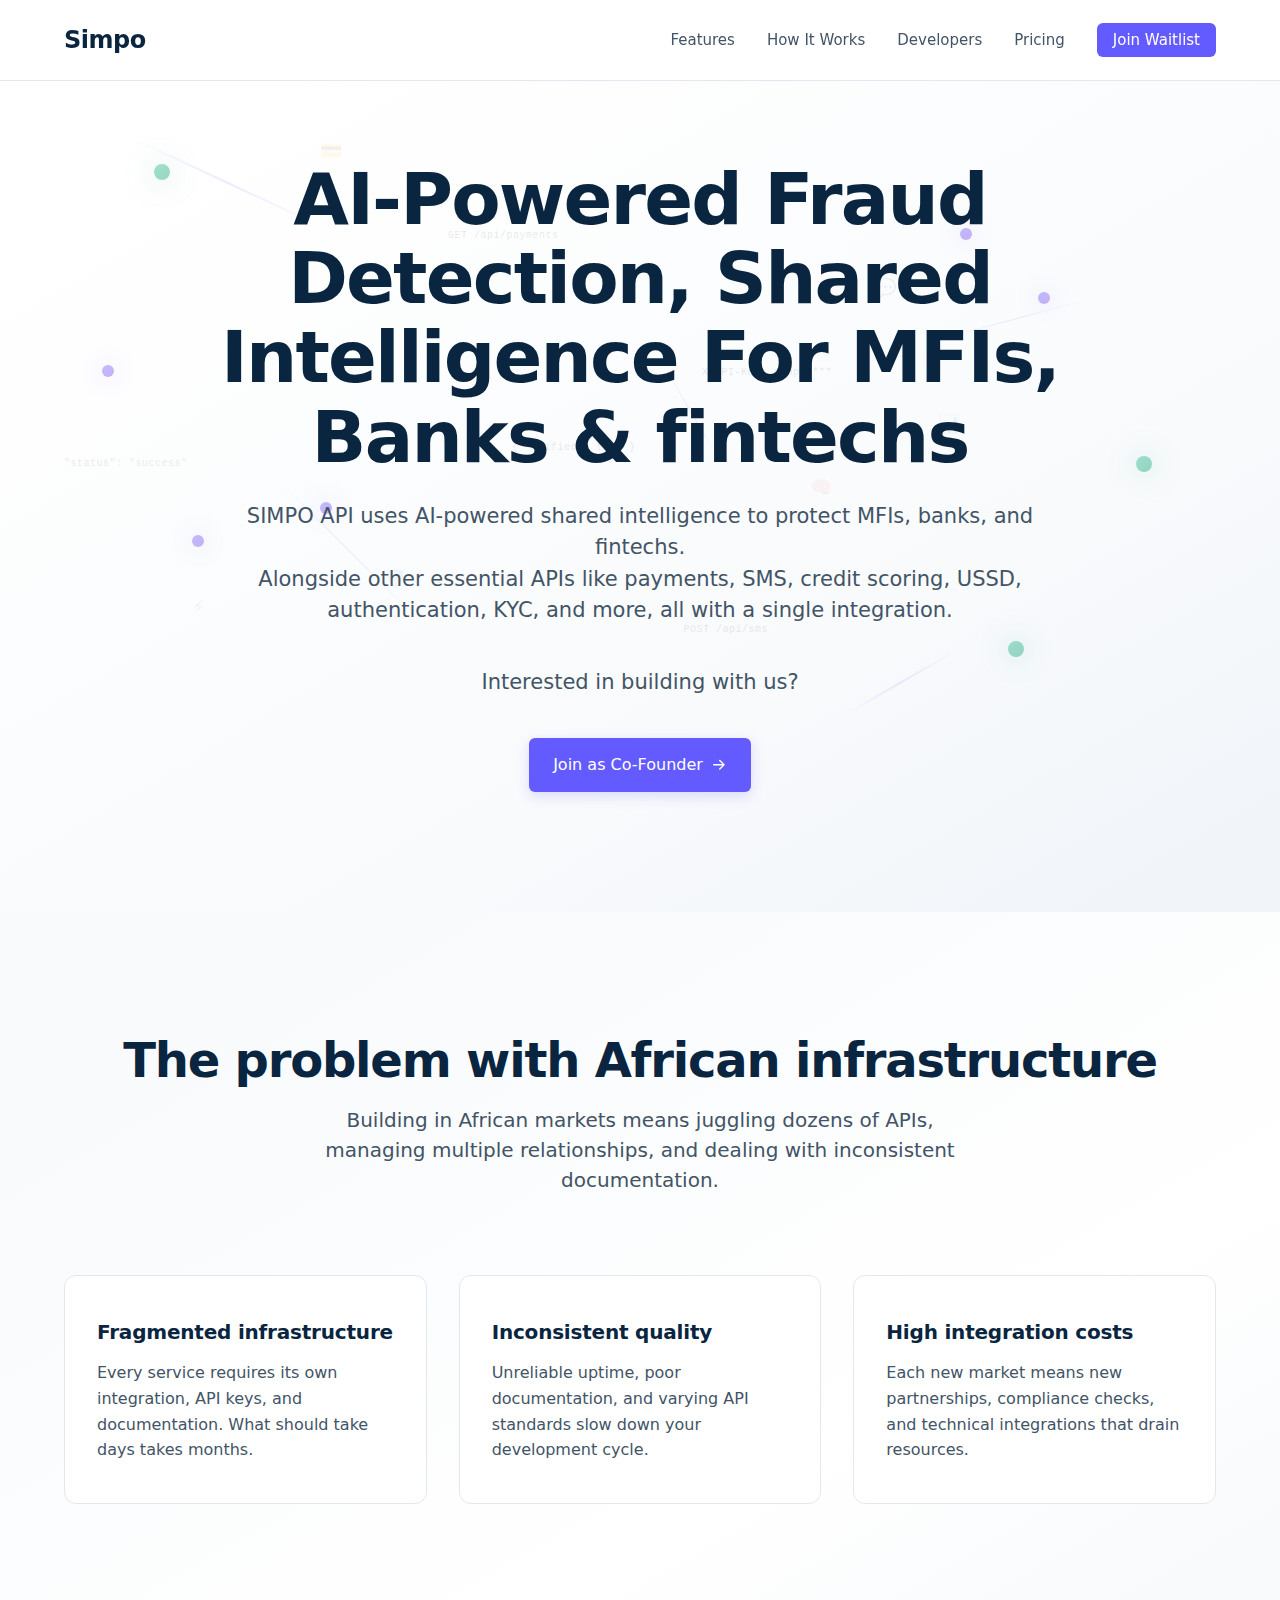
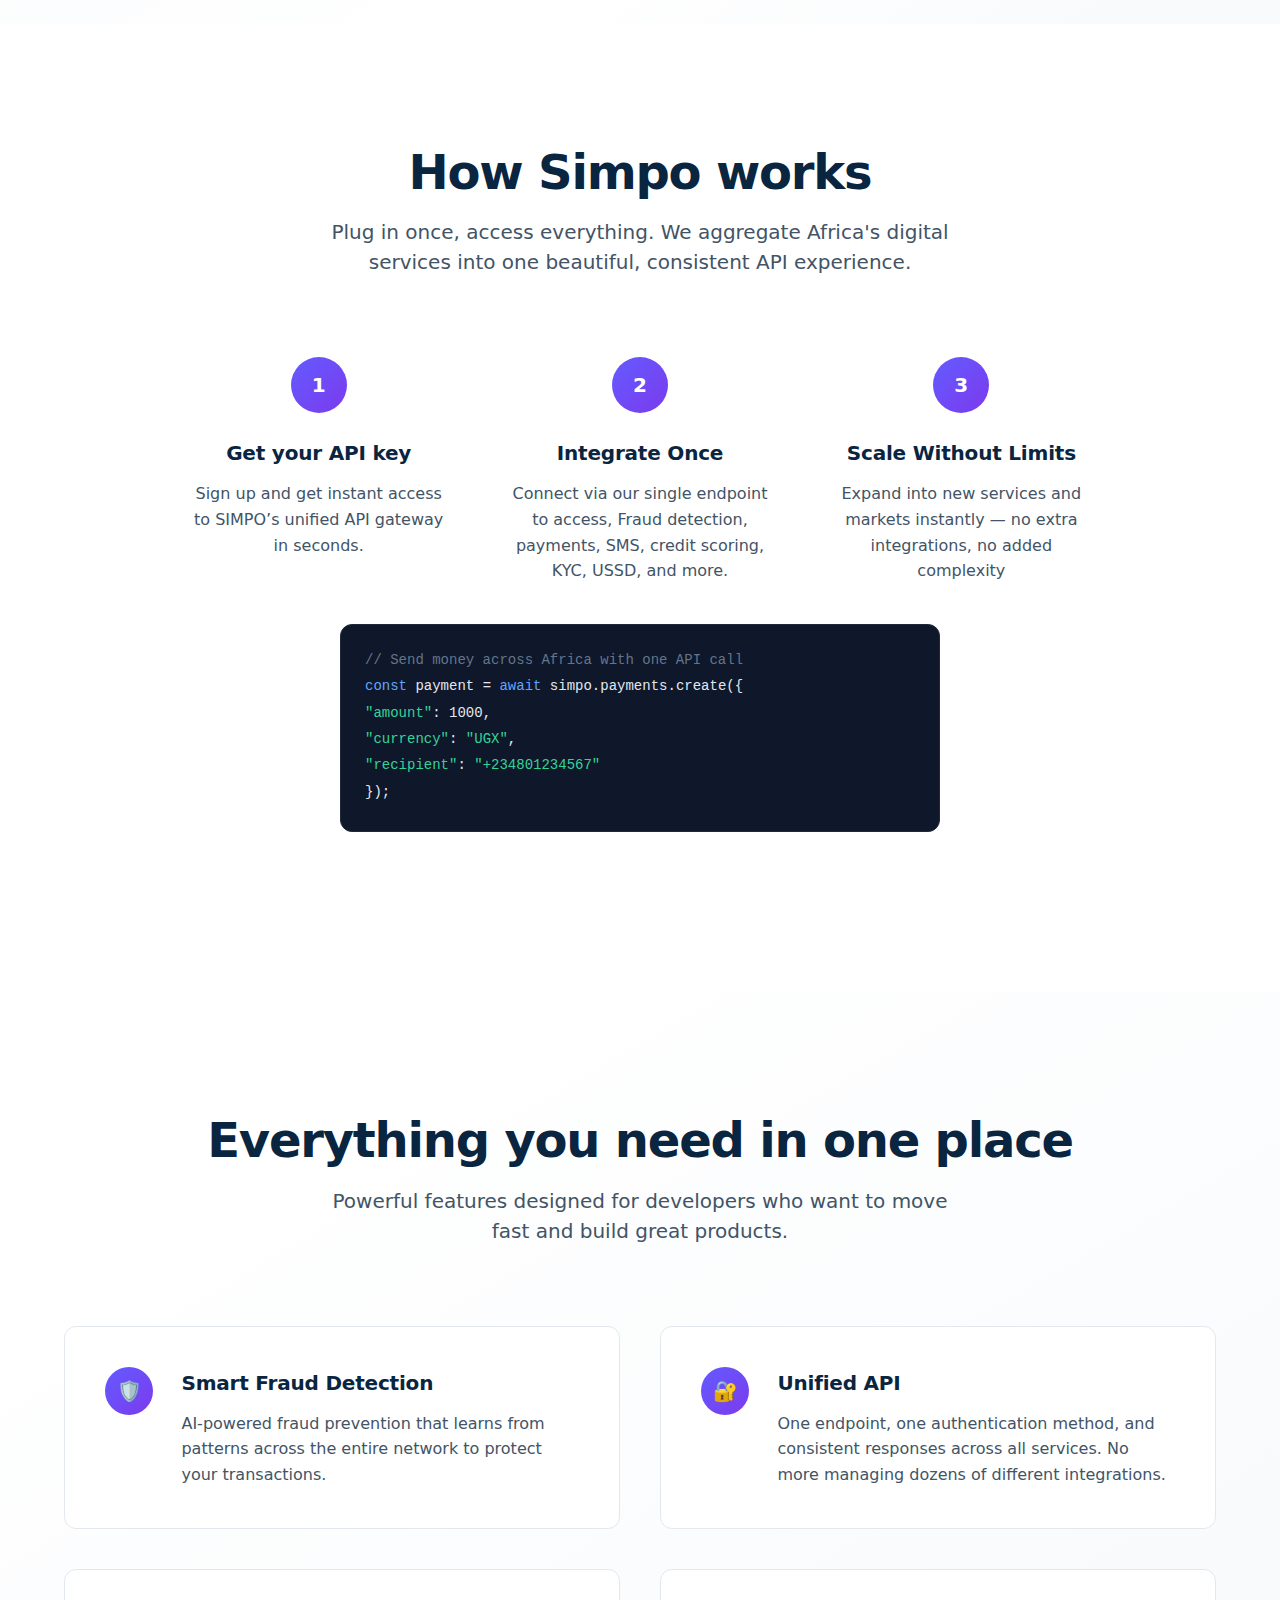
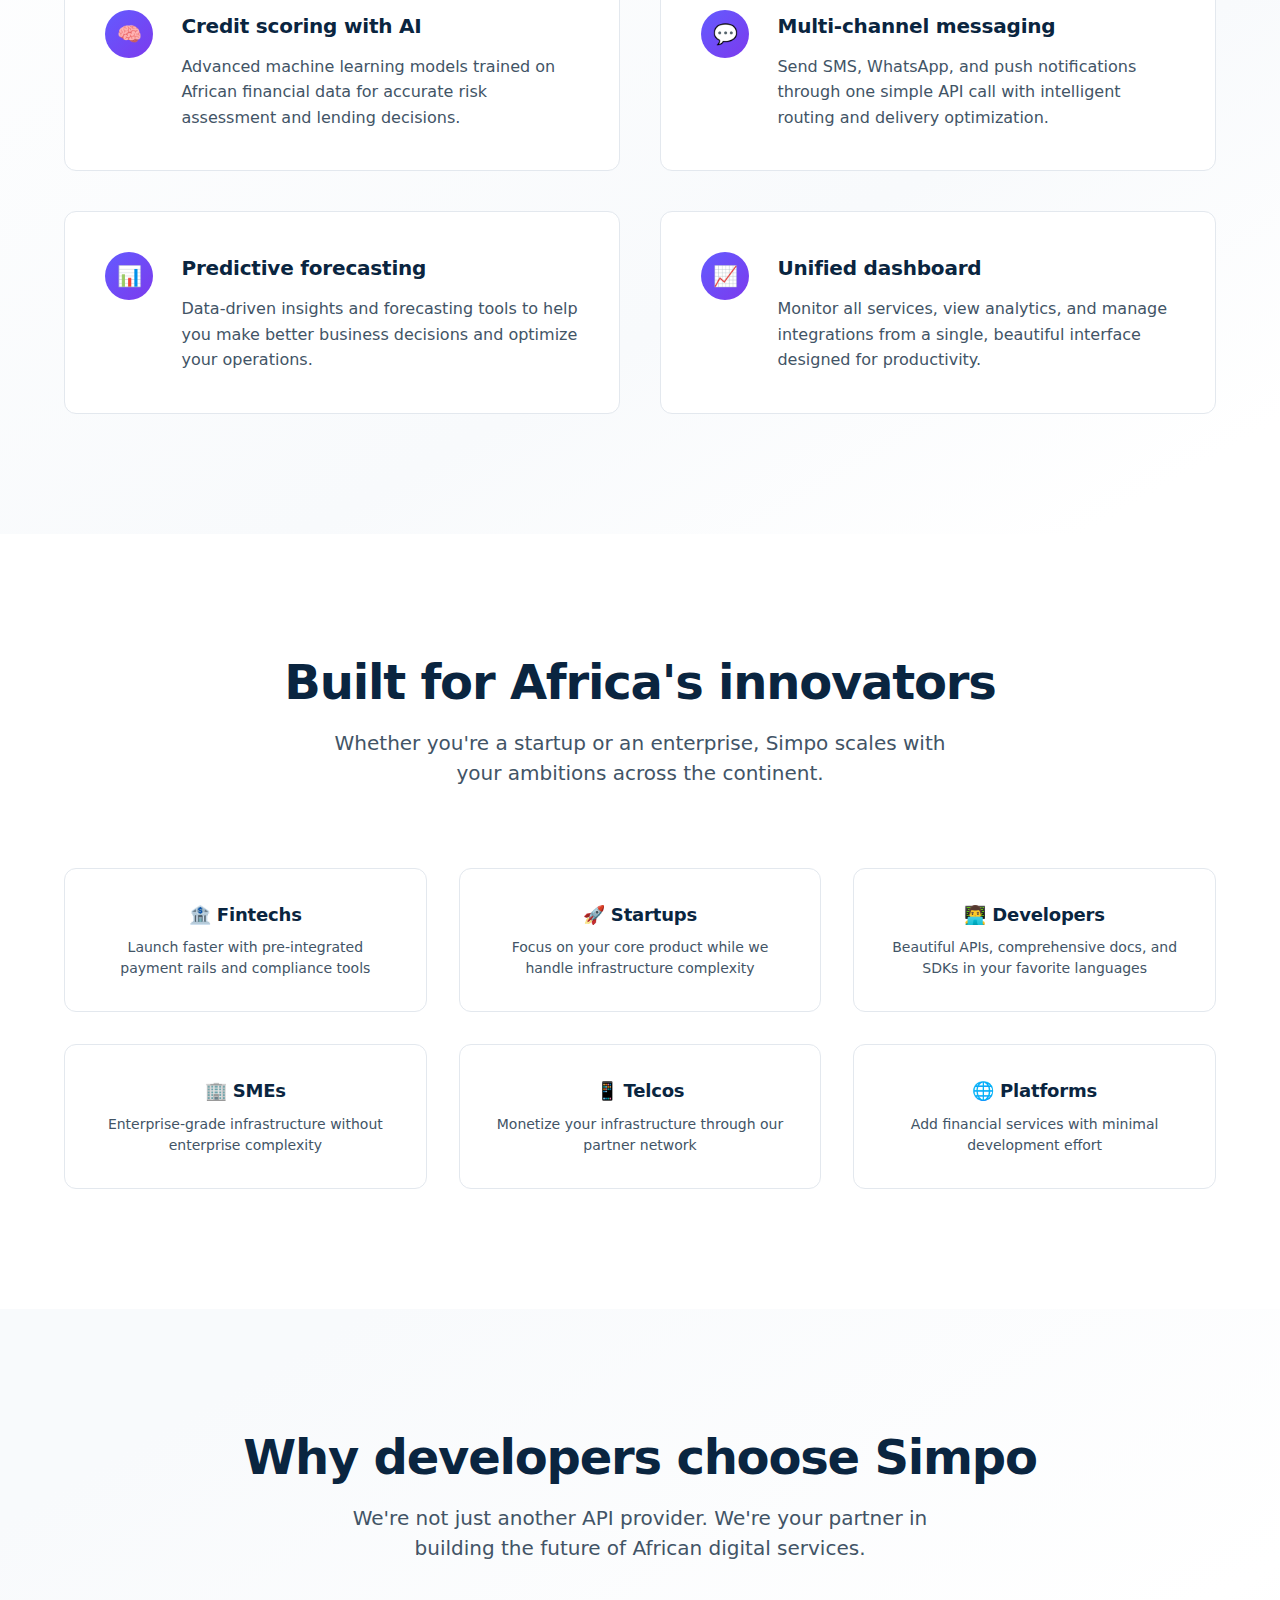
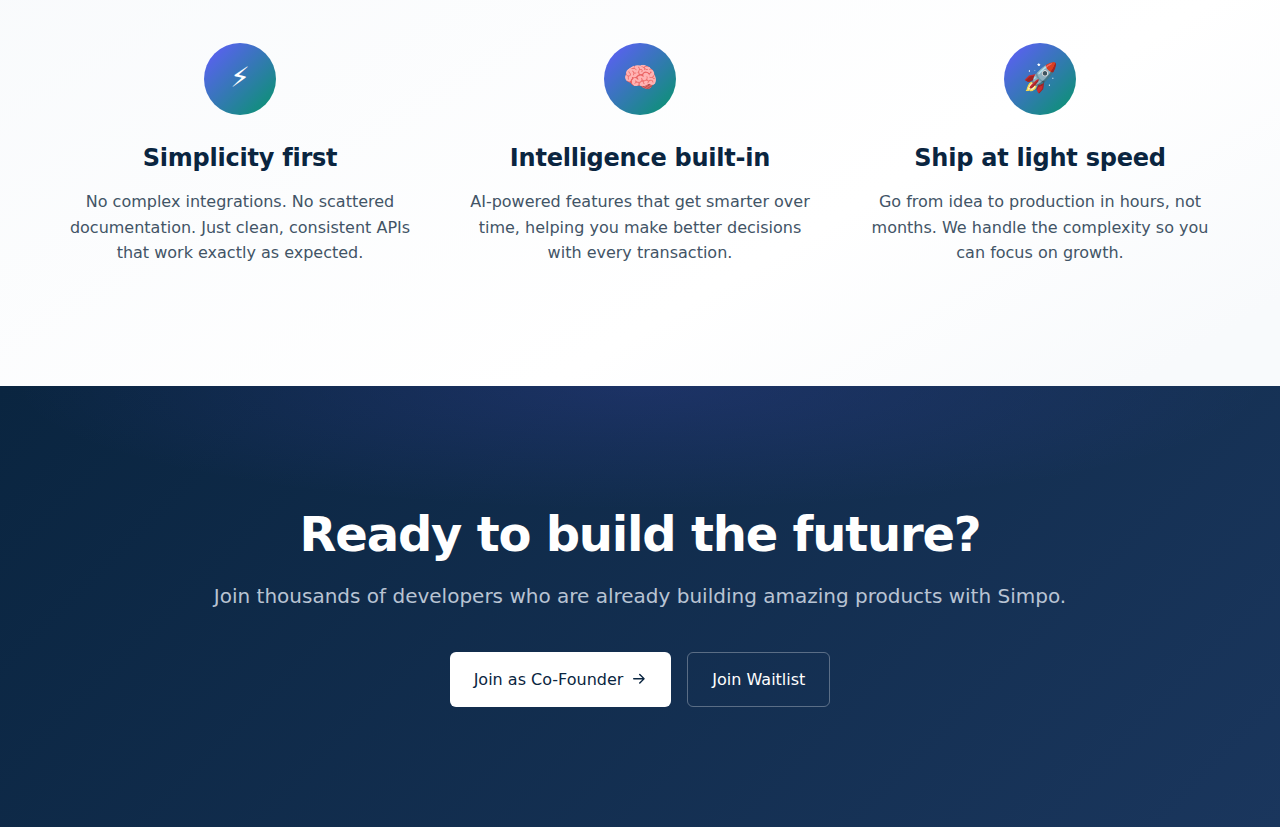
<file: index.html>
<!DOCTYPE html>
<html lang="en">
<head>
    <meta charset="UTF-8">
    <meta name="viewport" content="width=device-width, initial-scale=1.0">
    <title>Simpo Api</title>
    <link rel="icon" type="image/x-icon" href="/images/favicon.png">
    <style>
        * {
            margin: 0;
            padding: 0;
            box-sizing: border-box;
        }
        
        body {
            font-family: -apple-system, BlinkMacSystemFont, "Segoe UI", Roboto, system-ui, sans-serif;
            line-height: 1.6;
            color: #0A2540;
            background: #ffffff;
            font-size: 16px;
        }
        
        .container {
            max-width: 1200px;
            margin: 0 auto;
            padding: 0 24px;
        }
        
        /* Header - Stripe Style */
        header {
            background: rgba(255, 255, 255, 0.95);
            backdrop-filter: blur(20px);
            border-bottom: 1px solid #E3E8EE;
            position: fixed;
            width: 100%;
            top: 0;
            z-index: 100;
            transition: all 0.2s ease;
        }
        
        nav {
            display: flex;
            justify-content: space-between;
            align-items: center;
            height: 80px;
        }
        
        .logo {
            font-size: 24px;
            font-weight: 600;
            color: #0A2540;
            text-decoration: none;
            letter-spacing: -0.02em;
        }
        
        .nav-links {
            display: flex;
            gap: 32px;
            list-style: none;
            align-items: center;
        }
        
        .nav-links a {
            color: #425466;
            text-decoration: none;
            font-weight: 500;
            font-size: 15px;
            transition: color 0.15s ease;
        }
        
        .nav-links a:hover {
            color: #0A2540;
        }
        
        .nav-cta {
            background: #635BFF;
            color: white !important;
            padding: 8px 16px;
            border-radius: 6px;
            font-weight: 500;
            transition: all 0.15s ease;
        }
        
        .nav-cta:hover {
            background: #5A52E8;
            transform: translateY(-1px);
        }
        
        /* Mobile Menu Button */
        .mobile-menu-btn {
            display: none;
            flex-direction: column;
            justify-content: space-around;
            width: 30px;
            height: 25px;
            background: transparent;
            border: none;
            cursor: pointer;
            padding: 0;
            z-index: 101;
        }
        
        .mobile-menu-btn span {
            width: 100%;
            height: 3px;
            background: #0A2540;
            border-radius: 2px;
            transition: all 0.3s ease;
        }
        
        .mobile-menu-btn.active span:nth-child(1) {
            transform: rotate(45deg) translate(6px, 6px);
        }
        
        .mobile-menu-btn.active span:nth-child(2) {
            opacity: 0;
        }
        
        .mobile-menu-btn.active span:nth-child(3) {
            transform: rotate(-45deg) translate(6px, -6px);
        }
        
        /* Hero Section - Stripe Style */
        .hero {
            padding: 160px 0 120px;
            background: linear-gradient(150deg, #ffffff 15%, #f8fafc 70%, #f1f5f9 94%);
            position: relative;
            overflow: hidden;
        }
        
        .hero::before {
            content: '';
            position: absolute;
            top: 0;
            left: 0;
            right: 0;
            bottom: 0;
            background: radial-gradient(ellipse 80% 50% at 50% -20%, rgba(99, 91, 255, 0.15), transparent 60%);
            pointer-events: none;
        }
        
        /* Integration Artwork */
        .integration-artwork {
            position: absolute;
            top: 0;
            left: 0;
            right: 0;
            bottom: 0;
            pointer-events: none;
            opacity: 0.4;
            overflow: hidden;
        }
        
        .connection-line {
            position: absolute;
            background: linear-gradient(90deg, transparent, rgba(99, 91, 255, 0.3), transparent);
            animation: pulse 3s ease-in-out infinite;
        }
        
        .api-node {
            position: absolute;
            width: 12px;
            height: 12px;
            border-radius: 50%;
            background: linear-gradient(135deg, #635BFF, #7C3AED);
            box-shadow: 0 0 20px rgba(99, 91, 255, 0.4);
            animation: glow 2s ease-in-out infinite alternate;
        }
        
        .api-node.large {
            width: 16px;
            height: 16px;
            background: linear-gradient(135deg, #10B981, #059669);
            box-shadow: 0 0 25px rgba(16, 185, 129, 0.5);
        }
        
        .floating-icon {
            position: absolute;
            font-size: 18px;
            color: rgba(99, 91, 255, 0.2);
            animation: float 4s ease-in-out infinite;
        }
        
        .code-snippet {
            position: absolute;
            font-family: 'Monaco', 'Menlo', monospace;
            font-size: 10px;
            color: rgba(66, 84, 102, 0.3);
            font-weight: 400;
            letter-spacing: 0.5px;
        }
        
        @keyframes pulse {
            0%, 100% { opacity: 0.3; }
            50% { opacity: 0.8; }
        }
        
        @keyframes glow {
            0% { 
                transform: scale(1);
                box-shadow: 0 0 20px rgba(99, 91, 255, 0.4);
            }
            100% { 
                transform: scale(1.1);
                box-shadow: 0 0 30px rgba(99, 91, 255, 0.6);
            }
        }
        
        @keyframes float {
            0%, 100% { transform: translateY(0px) rotate(0deg); }
            25% { transform: translateY(-10px) rotate(2deg); }
            50% { transform: translateY(-5px) rotate(0deg); }
            75% { transform: translateY(-15px) rotate(-2deg); }
        }
        
        .hero-content {
            text-align: center;
            position: relative;
            z-index: 2;
        }
        
        .hero h1 {
            font-size: 72px;
            font-weight: 600;
            margin-bottom: 24px;
            line-height: 1.1;
            letter-spacing: -0.025em;
            color: #0A2540;
            max-width: 900px;
            margin-left: auto;
            margin-right: auto;
        }
        
        .hero-subtitle {
            font-size: 21px;
            color: #425466;
            margin-bottom: 40px;
            max-width: 800px;
            margin-left: auto;
            margin-right: auto;
            font-weight: 400;
            line-height: 1.5;
        }
        
        .hero-cta {
            display: inline-flex;
            align-items: center;
            gap: 8px;
            background: #635BFF;
            color: white;
            padding: 14px 24px;
            border-radius: 6px;
            font-weight: 500;
            text-decoration: none;
            font-size: 16px;
            transition: all 0.15s ease;
            box-shadow: 0 4px 14px 0 rgba(99, 91, 255, 0.2);
        }
        
        .hero-cta:hover {
            background: #5A52E8;
            transform: translateY(-2px);
            box-shadow: 0 8px 25px 0 rgba(99, 91, 255, 0.3);
        }
        
        /* Section Styling */
        .section {
            padding: 120px 0;
        }
        
        .section-header {
            text-align: center;
            margin-bottom: 80px;
        }
        
        .section-header h2 {
            font-size: 48px;
            font-weight: 600;
            margin-bottom: 16px;
            color: #0A2540;
            letter-spacing: -0.025em;
            line-height: 1.2;
        }
        
        .section-header p {
            font-size: 20px;
            color: #425466;
            max-width: 640px;
            margin: 0 auto;
            line-height: 1.5;
        }
        
        /* Problem Section */
        .problem {
            background: linear-gradient(150deg, #f8fafc 15%, #ffffff 70%, #f8fafc 94%);
        }
        
        .problem-grid {
            display: grid;
            grid-template-columns: repeat(auto-fit, minmax(320px, 1fr));
            gap: 32px;
        }
        
        .problem-card {
            background: white;
            padding: 40px 32px;
            border-radius: 12px;
            border: 1px solid #E3E8EE;
            transition: all 0.15s ease;
            position: relative;
        }
        
        .problem-card:hover {
            border-color: #C7D2FE;
            box-shadow: 0 8px 32px rgba(99, 91, 255, 0.08);
            transform: translateY(-2px);
        }
        
        .problem-card h3 {
            font-size: 20px;
            font-weight: 600;
            margin-bottom: 12px;
            color: #0A2540;
            letter-spacing: -0.01em;
        }
        
        .problem-card p {
            color: #425466;
            line-height: 1.6;
            font-size: 16px;
        }
        
        /* How It Works */
        .how-it-works-grid {
            display: grid;
            grid-template-columns: repeat(3, 1fr);
            gap: 64px;
            max-width: 900px;
            margin: 0 auto;
        }
        
        .step {
            text-align: center;
        }
        
        .step-number {
            width: 56px;
            height: 56px;
            background: linear-gradient(135deg, #635BFF, #7C3AED);
            color: white;
            border-radius: 100%;
            display: flex;
            align-items: center;
            justify-content: center;
            font-weight: 600;
            font-size: 20px;
            margin: 0 auto 24px;
        }
        
        .step h3 {
            font-size: 20px;
            font-weight: 600;
            margin-bottom: 12px;
            color: #0A2540;
            letter-spacing: -0.01em;
        }
        
        .step p {
            color: #425466;
            line-height: 1.6;
        }
        
        /* Features Section */
        .features {
            background: linear-gradient(150deg, #ffffff 15%, #f8fafc 70%, #ffffff 94%);
        }
        
        .features-grid {
            display: grid;
            grid-template-columns: repeat(2, 1fr);
            gap: 40px;
        }
        
        .feature-card {
            background: white;
            padding: 40px;
            border-radius: 12px;
            border: 1px solid #E3E8EE;
            transition: all 0.15s ease;
        }
        
        .feature-card:hover {
            border-color: #C7D2FE;
            box-shadow: 0 8px 32px rgba(99, 91, 255, 0.08);
            transform: translateY(-2px);
        }
        
        .feature-icon {
            width: 48px;
            height: 48px;
            background: linear-gradient(135deg, #635BFF, #7C3AED);
            border-radius: 100%;
            display: flex;
            align-items: center;
            justify-content: center;
            float: left;
            margin-right: 6%;
            font-size: 20px;
            color: white;
            margin-bottom: 10%;
        }
        
        .feature-card h3 {
            font-size: 20px;
            font-weight: 600;
            margin-bottom: 12px;
            color: #0A2540;
            letter-spacing: -0.01em;
        }
        
        .feature-card p {
            color: #425466;
            line-height: 1.6;
        }
        
        /* Audience Section */
        .audience-grid {
            display: grid;
            grid-template-columns: repeat(3, 1fr);
            gap: 32px;
        }
        
        .audience-card {
            background: white;
            padding: 32px;
            border-radius: 12px;
            border: 1px solid #E3E8EE;
            text-align: center;
            transition: all 0.15s ease;
        }
        
        .audience-card:hover {
            border-color: #C7D2FE;
            transform: translateY(-2px);
            box-shadow: 0 8px 32px rgba(99, 91, 255, 0.08);
        }
        
        .audience-card h3 {
            font-size: 18px;
            font-weight: 600;
            margin-bottom: 8px;
            color: #0A2540;
            letter-spacing: -0.01em;
        }
        
        .audience-card p {
            color: #425466;
            font-size: 14px;
            line-height: 1.5;
        }
        
        /* Why Different */
        .why-different {
            background: linear-gradient(150deg, #f8fafc 15%, #ffffff 70%, #f8fafc 94%);
        }
        
        .differentiators {
            display: grid;
            grid-template-columns: repeat(3, 1fr);
            gap: 48px;
        }
        
        .diff-card {
            text-align: center;
        }
        
        .diff-icon {
            width: 72px;
    height: 72px;
    background: linear-gradient(135deg, #635bff, #059669);
    border-radius: 100%;
    display: flex
;
    align-items: center;
    justify-content: center;
    margin: 0 auto 24px;
    font-size: 28px;
    color: white;
        }
        
        .diff-card h3 {
            font-size: 24px;
            font-weight: 600;
            margin-bottom: 12px;
            color: #0A2540;
            letter-spacing: -0.01em;
        }
        
        .diff-card p {
            color: #425466;
            line-height: 1.6;
            font-size: 16px;
        }
        
        /* Final CTA */
        .final-cta {
            background: linear-gradient(135deg, #0A2540 0%, #1A365D 100%);
            color: white;
            text-align: center;
            position: relative;
            overflow: hidden;
        }
        
        .final-cta::before {
            content: '';
            position: absolute;
            top: 0;
            left: 0;
            right: 0;
            bottom: 0;
            background: radial-gradient(ellipse 70% 40% at 50% 0%, rgba(99, 91, 255, 0.15), transparent 70%);
            pointer-events: none;
        }
        
        .final-cta .container {
            position: relative;
            z-index: 2;
        }
        
        .final-cta h2 {
            font-size: 48px;
            font-weight: 600;
            margin-bottom: 16px;
            letter-spacing: -0.025em;
            line-height: 1.2;
        }
        
        .final-cta p {
            font-size: 20px;
            margin-bottom: 40px;
            opacity: 0.9;
            color: #CBD5E1;
        }
        
        .cta-buttons {
            display: flex;
            gap: 16px;
            justify-content: center;
            flex-wrap: wrap;
        }
        
        .cta-primary-alt {
            display: inline-flex;
            align-items: center;
            gap: 8px;
            background: white;
            color: #0A2540;
            padding: 14px 24px;
            border-radius: 6px;
            font-weight: 500;
            text-decoration: none;
            font-size: 16px;
            transition: all 0.15s ease;
        }
        
        .cta-primary-alt:hover {
            transform: translateY(-2px);
            box-shadow: 0 8px 25px rgba(255, 255, 255, 0.2);
        }
        
        .cta-secondary {
            display: inline-flex;
            align-items: center;
            gap: 8px;
            background: transparent;
            color: white;
            padding: 14px 24px;
            border: 1px solid rgba(255, 255, 255, 0.3);
            border-radius: 6px;
            font-weight: 500;
            text-decoration: none;
            font-size: 16px;
            transition: all 0.15s ease;
        }
        
        .cta-secondary:hover {
            background: rgba(255, 255, 255, 0.1);
            border-color: rgba(255, 255, 255, 0.5);
            transform: translateY(-1px);
        }
        
        /* Code Block Styling (Stripe-inspired) */
        .code-preview {
            background: #0F172A;
            border-radius: 12px;
            padding: 24px;
            margin: 40px auto;
            max-width: 600px;
            font-family: 'Monaco', 'Menlo', monospace;
            font-size: 14px;
            color: #E2E8F0;
            border: 1px solid #1E293B;
        }
        
        .code-line {
            margin-bottom: 4px;
        }
        
        .code-comment {
            color: #64748B;
        }
        
        .code-string {
            color: #34D399;
        }
        
        .code-keyword {
            color: #60A5FA;
        }
        
        /* Responsive Design */
        @media (max-width: 1024px) {
            .features-grid {
                grid-template-columns: 1fr;
            }
            
            .how-it-works-grid {
                grid-template-columns: 1fr;
                gap: 40px;
            }
            
            .differentiators {
                grid-template-columns: 1fr;
                gap: 40px;
            }
        }
        
        @media (max-width: 768px) {
            .hero h1 {
                font-size: 33px;
            }
            
            .hero-subtitle {
                font-size: 16px;
            }
            
            .section-header h2 {
                font-size: 36px;
            }
            
            .mobile-menu-btn {
                display: flex;
            }
            
            .nav-links {
                position: fixed;
                top: 0;
                right: -100%;
                width: 280px;
                height: 100vh;
                background: rgba(255, 255, 255, 0.98);
                backdrop-filter: blur(20px);
                flex-direction: column;
                justify-content: flex-start;
                align-items: flex-start;
                padding: 100px 40px 40px;
                gap: 24px;
                transition: right 0.3s ease;
                box-shadow: -5px 0 20px rgba(0, 0, 0, 0.1);
                z-index: 100;
            }
            
            .nav-links.active {
                right: 0;
            }
            
            .nav-links li {
                width: 100%;
            }
            
            .nav-links a {
                font-size: 18px;
                padding: 12px 0;
                display: block;
                width: 100%;
                border-bottom: 1px solid #E3E8EE;
            }
            
            .nav-cta {
                margin-top: 16px;
                text-align: center;
                padding: 12px 24px;
            }
            
            .audience-grid {
                grid-template-columns: 1fr;
            }
            
            .problem-grid {
                grid-template-columns: 1fr;
            }
            
            .container {
                padding: 0 16px;
            }
            
            .section {
                padding: 80px 0;
            }
            
            .cta-buttons {
                flex-direction: column;
                align-items: center;
            }
        }
        
        /* Subtle animations */
        @keyframes fadeInUp {
            from {
                opacity: 0;
                transform: translateY(30px);
            }
            to {
                opacity: 1;
                transform: translateY(0);
            }
        }
        
        .fade-in {
            opacity: 0;
            animation: fadeInUp 0.6s ease-out forwards;
        }
        
        /* Back to Top Button */
        .back-to-top {
            position: fixed;
            bottom: 30px;
            right: 30px;
            width: 50px;
            height: 50px;
            background: #635BFF;
            color: white;
            border: none;
            border-radius: 50%;
            cursor: pointer;
            display: none;
            align-items: center;
            justify-content: center;
            font-size: 20px;
            box-shadow: 0 4px 20px rgba(99, 91, 255, 0.3);
            transition: all 0.3s ease;
            z-index: 99;
            opacity: 0;
            transform: translateY(20px);
        }
        
        .back-to-top.visible {
            display: flex;
            opacity: 1;
            transform: translateY(0);
        }
        
        .back-to-top:hover {
            background: #5A52E8;
            transform: translateY(-3px);
            box-shadow: 0 8px 30px rgba(99, 91, 255, 0.4);
        }
        
        .back-to-top:active {
            transform: translateY(-1px);
        }
        
        @media (max-width: 768px) {
            .back-to-top {
                bottom: 20px;
                right: 20px;
                width: 45px;
                height: 45px;
                font-size: 18px;
            }
        }
    </style>
</head>
<body>
    <header>
        <nav class="container">
            <a href="#" class="logo">Simpo</a>
            <ul class="nav-links">
                <li><a href="#features">Features</a></li>
                <li><a href="#how-it-works">How It Works</a></li>
                <li><a href="#developers">Developers</a></li>
                <li><a href="#pricing">Pricing</a></li>
                <li><a href="https://forms.gle/1973hyVURf6BhR1U8" class="nav-cta">Join Waitlist</a></li>
            </ul>
            <!-- Mobile Menu Button -->
            <button class="mobile-menu-btn" aria-label="Toggle menu">
                <span></span>
                <span></span>
                <span></span>
            </button>
        </nav>
    </header>

    <section class="hero">
        <!-- Integration Artwork Background -->
        <div class="integration-artwork">
            <!-- Connection Lines -->
            <div class="connection-line" style="top: 20%; left: 10%; width: 200px; height: 2px; transform: rotate(25deg); animation-delay: 0s;"></div>
            <div class="connection-line" style="top: 35%; right: 15%; width: 150px; height: 1px; transform: rotate(-15deg); animation-delay: 1s;"></div>
            <div class="connection-line" style="top: 60%; left: 20%; width: 180px; height: 1px; transform: rotate(45deg); animation-delay: 2s;"></div>
            <div class="connection-line" style="bottom: 25%; right: 25%; width: 120px; height: 2px; transform: rotate(-30deg); animation-delay: 0.5s;"></div>
            <div class="connection-line" style="top: 45%; left: 50%; width: 100px; height: 1px; transform: rotate(60deg); animation-delay: 1.5s;"></div>
            
            <!-- API Nodes -->
            <div class="api-node large" style="top: 18%; left: 12%; animation-delay: 0s;"></div>
            <div class="api-node" style="top: 32%; right: 18%; animation-delay: 0.3s;"></div>
            <div class="api-node" style="top: 55%; left: 25%; animation-delay: 0.6s;"></div>
            <div class="api-node large" style="bottom: 28%; right: 20%; animation-delay: 0.9s;"></div>
            <div class="api-node" style="top: 40%; left: 8%; animation-delay: 1.2s;"></div>
            <div class="api-node" style="top: 25%; left: 75%; animation-delay: 1.5s;"></div>
            <div class="api-node" style="bottom: 40%; left: 15%; animation-delay: 1.8s;"></div>
            <div class="api-node large" style="top: 50%; right: 10%; animation-delay: 2.1s;"></div>
            
            <!-- Floating Icons -->
            <div class="floating-icon" style="top: 15%; left: 25%; animation-delay: 0s;">💳</div>
            <div class="floating-icon" style="top: 30%; right: 30%; animation-delay: 1s;">💬</div>
            <div class="floating-icon" style="bottom: 35%; left: 30%; animation-delay: 2s;">🛡️</div>
            <div class="floating-icon" style="top: 45%; right: 25%; animation-delay: 3s;">📊</div>
            <div class="floating-icon" style="bottom: 45%; right: 35%; animation-delay: 1.5s;">🧠</div>
            <div class="floating-icon" style="top: 65%; left: 15%; animation-delay: 2.5s;">⚡</div>
            
            <!-- Code Snippets -->
            <div class="code-snippet" style="top: 25%; left: 35%; animation-delay: 0s;">GET /api/payments</div>
            <div class="code-snippet" style="bottom: 30%; right: 40%; animation-delay: 1s;">POST /api/sms</div>
            <div class="code-snippet" style="top: 50%; left: 5%; animation-delay: 2s;">"status": "success"</div>
            <div class="code-snippet" style="top: 40%; right: 35%; animation-delay: 1.5s;">X-API-Key: simpo_***</div>
            <div class="code-snippet" style="bottom: 50%; left: 40%; animation-delay: 2.5s;">{ "unified": true }</div>
        </div>
        
        <div class="container">
            <div class="hero-content">
                <!-- <h1>One API for Africa's digital infrastructure</h1> -->
                <h1>AI-Powered Fraud Detection, Shared Intelligence For MFIs, Banks & fintechs</h1>
                <p class="hero-subtitle">
                    SIMPO API uses AI-powered shared intelligence to protect MFIs, banks, and fintechs. <br/>
                    
                   Alongside other essential APIs like payments, SMS, credit scoring, USSD, authentication, KYC, and more, all with a single integration.</p>

                 <p class="hero-subtitle">Interested in building with us?</p>
                <!-- <a href="#" class="hero-cta">
                    Start building
                    <svg width="16" height="16" viewBox="0 0 16 16" fill="currentColor">
                        <path d="M8.22 2.97a.75.75 0 011.06 0l4.25 4.25a.75.75 0 010 1.06l-4.25 4.25a.75.75 0 01-1.06-1.06L11.44 8.5H2.75a.75.75 0 010-1.5h8.69L8.22 4.03a.75.75 0 010-1.06z"/>
                    </svg>
                </a> -->

                <a href="https://wa.me/256704688781" class="hero-cta">
                    Join as Co-Founder
                    <svg width="16" height="16" viewBox="0 0 16 16" fill="currentColor">
                        <path d="M8.22 2.97a.75.75 0 011.06 0l4.25 4.25a.75.75 0 010 1.06l-4.25 4.25a.75.75 0 01-1.06-1.06L11.44 8.5H2.75a.75.75 0 010-1.5h8.69L8.22 4.03a.75.75 0 010-1.06z"/>
                    </svg>
                </a>
            </div>
        </div>
    </section>

    <section class="section problem">
        <div class="container">
            <div class="section-header">
                <h2>The problem with African infrastructure</h2>
                <p>Building in African markets means juggling dozens of APIs, managing multiple relationships, and dealing with inconsistent documentation.</p>
            </div>
            <div class="problem-grid">
                <div class="problem-card">
                    <h3>Fragmented infrastructure</h3>
                    <p>Every service requires its own integration, API keys, and documentation. What should take days takes months.</p>
                </div>
                <div class="problem-card">
                    <h3>Inconsistent quality</h3>
                    <p>Unreliable uptime, poor documentation, and varying API standards slow down your development cycle.</p>
                </div>
                <div class="problem-card">
                    <h3>High integration costs</h3>
                    <p>Each new market means new partnerships, compliance checks, and technical integrations that drain resources.</p>
                </div>
            </div>
        </div>
    </section>

    <section id="how-it-works" class="section">
        <div class="container">
            <div class="section-header">
                <h2>How Simpo works</h2>
                <p>Plug in once, access everything. We aggregate Africa's digital services into one beautiful, consistent API experience.</p>
            </div>
            <div class="how-it-works-grid">
                <div class="step">
                    <div class="step-number">1</div>
                    <h3>Get your API key</h3>
                    <p>Sign up and get instant access to SIMPO’s unified API gateway in seconds.</p>
                </div>
                <div class="step">
                    <div class="step-number">2</div>
                    <h3> Integrate Once</h3>
                    <p>Connect via our single endpoint to access, Fraud detection, payments, SMS, credit scoring, KYC, USSD, and more.</p>
                </div>
                <div class="step">
                    <div class="step-number">3</div>
                    <h3>Scale Without Limits</h3>
                    <p>Expand into new services and markets instantly — no extra integrations, no added complexity</p>
                </div>
            </div>
            
            <div class="code-preview">
                <div class="code-line"><span class="code-comment">// Send money across Africa with one API call</span></div>
                <div class="code-line"><span class="code-keyword">const</span> payment = <span class="code-keyword">await</span> simpo.payments.create({</div>
                <div class="code-line">  <span class="code-string">"amount"</span>: 1000,</div>
                <div class="code-line">  <span class="code-string">"currency"</span>: <span class="code-string">"UGX"</span>,</div>
                <div class="code-line">  <span class="code-string">"recipient"</span>: <span class="code-string">"+234801234567"</span></div>
                <div class="code-line">});</div>
            </div>
        </div>
    </section>

    <section id="features" class="section features">
        <div class="container">
            <div class="section-header">
                <h2>Everything you need in one place</h2>
                <p>Powerful features designed for developers who want to move fast and build great products.</p>
            </div>
            <div class="features-grid">

                  <div class="feature-card">
                    <div class="feature-icon">🛡️</div>
                    <h3>Smart Fraud Detection</h3>
                    <p>AI-powered fraud prevention that learns from patterns across the entire network to protect your transactions.</p>
                </div>
                <div class="feature-card">
                    <div class="feature-icon">🔐</div>
                    <h3>Unified API</h3>
                    <p>One endpoint, one authentication method, and consistent responses across all services. No more managing dozens of different integrations.</p>
                </div>
              
                <div class="feature-card">
                    <div class="feature-icon">🧠</div>
                    <h3>Credit scoring with AI</h3>
                    <p>Advanced machine learning models trained on African financial data for accurate risk assessment and lending decisions.</p>
                </div>
                <div class="feature-card">
                    <div class="feature-icon">💬</div>
                    <h3>Multi-channel messaging</h3>
                    <p>Send SMS, WhatsApp, and push notifications through one simple API call with intelligent routing and delivery optimization.</p>
                </div>
                <div class="feature-card">
                    <div class="feature-icon">📊</div>
                    <h3>Predictive forecasting</h3>
                    <p>Data-driven insights and forecasting tools to help you make better business decisions and optimize your operations.</p>
                </div>
                <div class="feature-card">
                    <div class="feature-icon">📈</div>
                    <h3>Unified dashboard</h3>
                    <p>Monitor all services, view analytics, and manage integrations from a single, beautiful interface designed for productivity.</p>
                </div>
            </div>
        </div>
    </section>

    <section class="section">
        <div class="container">
            <div class="section-header">
                <h2>Built for Africa's innovators</h2>
                <p>Whether you're a startup or an enterprise, Simpo scales with your ambitions across the continent.</p>
            </div>
            <div class="audience-grid">
                <div class="audience-card">
                    <h3>🏦 Fintechs</h3>
                    <p>Launch faster with pre-integrated payment rails and compliance tools</p>
                </div>
                <div class="audience-card">
                    <h3>🚀 Startups</h3>
                    <p>Focus on your core product while we handle infrastructure complexity</p>
                </div>
                <div class="audience-card">
                    <h3>👨‍💻 Developers</h3>
                    <p>Beautiful APIs, comprehensive docs, and SDKs in your favorite languages</p>
                </div>
                <div class="audience-card">
                    <h3>🏢 SMEs</h3>
                    <p>Enterprise-grade infrastructure without enterprise complexity</p>
                </div>
                <div class="audience-card">
                    <h3>📱 Telcos</h3>
                    <p>Monetize your infrastructure through our partner network</p>
                </div>
                <div class="audience-card">
                    <h3>🌐 Platforms</h3>
                    <p>Add financial services with minimal development effort</p>
                </div>
            </div>
        </div>
    </section>

    <section class="section why-different">
        <div class="container">
            <div class="section-header">
                <h2>Why developers choose Simpo</h2>
                <p>We're not just another API provider. We're your partner in building the future of African digital services.</p>
            </div>
            <div class="differentiators">
                <div class="diff-card">
                    <div class="diff-icon">⚡</div>
                    <h3>Simplicity first</h3>
                    <p>No complex integrations. No scattered documentation. Just clean, consistent APIs that work exactly as expected.</p>
                </div>
                <div class="diff-card">
                    <div class="diff-icon">🧠</div>
                    <h3>Intelligence built-in</h3>
                    <p>AI-powered features that get smarter over time, helping you make better decisions with every transaction.</p>
                </div>
                <div class="diff-card">
                    <div class="diff-icon">🚀</div>
                    <h3>Ship at light speed</h3>
                    <p>Go from idea to production in hours, not months. We handle the complexity so you can focus on growth.</p>
                </div>
            </div>
        </div>
    </section>

    <section class="section final-cta">
        <div class="container">
            <h2>Ready to build the future?</h2>
            <p>Join thousands of developers who are already building amazing products with Simpo.</p>
            <div class="cta-buttons">
                <a href="https://wa.me/256704688781" class="cta-primary-alt">
                    Join as Co-Founder
                    <svg width="16" height="16" viewBox="0 0 16 16" fill="currentColor">
                        <path d="M8.22 2.97a.75.75 0 011.06 0l4.25 4.25a.75.75 0 010 1.06l-4.25 4.25a.75.75 0 01-1.06-1.06L11.44 8.5H2.75a.75.75 0 010-1.5h8.69L8.22 4.03a.75.75 0 010-1.06z"/>
                    </svg>
                </a>
                <a href="https://forms.gle/1973hyVURf6BhR1U8" class="cta-secondary">
                    Join Waitlist
                </a>
            </div>
        </div>
    </section>

    <script>
        // Intersection Observer for animations
        const observerOptions = {
            threshold: 0.1,
            rootMargin: '0px 0px -100px 0px'
        };

        const observer = new IntersectionObserver((entries) => {
            entries.forEach(entry => {
                if (entry.isIntersecting) {
                    entry.target.classList.add('fade-in');
                }
            });
        }, observerOptions);

        // Observe elements for animation
        document.querySelectorAll('.feature-card, .problem-card, .step, .diff-card, .audience-card').forEach(el => {
            observer.observe(el);
        });

        // Smooth scrolling
        document.querySelectorAll('a[href^="#"]').forEach(anchor => {
            anchor.addEventListener('click', function (e) {
                e.preventDefault();
                const target = document.querySelector(this.getAttribute('href'));
                if (target) {
                    target.scrollIntoView({ 
                        behavior: 'smooth', 
                        block: 'start',
                        inline: 'nearest'
                    });
                }
            });
        });

        // Header scroll effect
        let lastScrollY = window.scrollY;
        window.addEventListener('scroll', () => {
            const header = document.querySelector('header');
            const scrollY = window.scrollY;
            
            if (scrollY > 100) {
                header.style.background = 'rgba(255, 255, 255, 0.98)';
                header.style.boxShadow = '0 1px 3px rgba(0, 0, 0, 0.1)';
            } else {
                header.style.background = 'rgba(255, 255, 255, 0.95)';
                header.style.boxShadow = 'none';
            }
            
            lastScrollY = scrollY;
        });

        // Mobile menu functionality
        const mobileMenuBtn = document.querySelector('.mobile-menu-btn');
        const navLinks = document.querySelector('.nav-links');

        mobileMenuBtn.addEventListener('click', () => {
            mobileMenuBtn.classList.toggle('active');
            navLinks.classList.toggle('active');
        });

        // Close mobile menu when clicking outside
        document.addEventListener('click', (e) => {
            if (!mobileMenuBtn.contains(e.target) && !navLinks.contains(e.target)) {
                mobileMenuBtn.classList.remove('active');
                navLinks.classList.remove('active');
            }
        });

        // Close mobile menu when clicking on a link
        document.querySelectorAll('.nav-links a').forEach(link => {
            link.addEventListener('click', () => {
                mobileMenuBtn.classList.remove('active');
                navLinks.classList.remove('active');
            });
        });

        // Back to Top functionality
        const backToTopBtn = document.querySelector('.back-to-top');
        
        // Show/hide back to top button based on scroll position
        window.addEventListener('scroll', () => {
            if (window.scrollY > 300) {
                backToTopBtn.classList.add('visible');
            } else {
                backToTopBtn.classList.remove('visible');
            }
        });
        
        // Smooth scroll to top when button is clicked
        backToTopBtn.addEventListener('click', () => {
            window.scrollTo({
                top: 0,
                behavior: 'smooth'
            });
        });
    </script>
    
    <!-- Back to Top Button -->
    <button class="back-to-top" aria-label="Back to top">
        ↑
    </button>
</body>
</html>
</file>
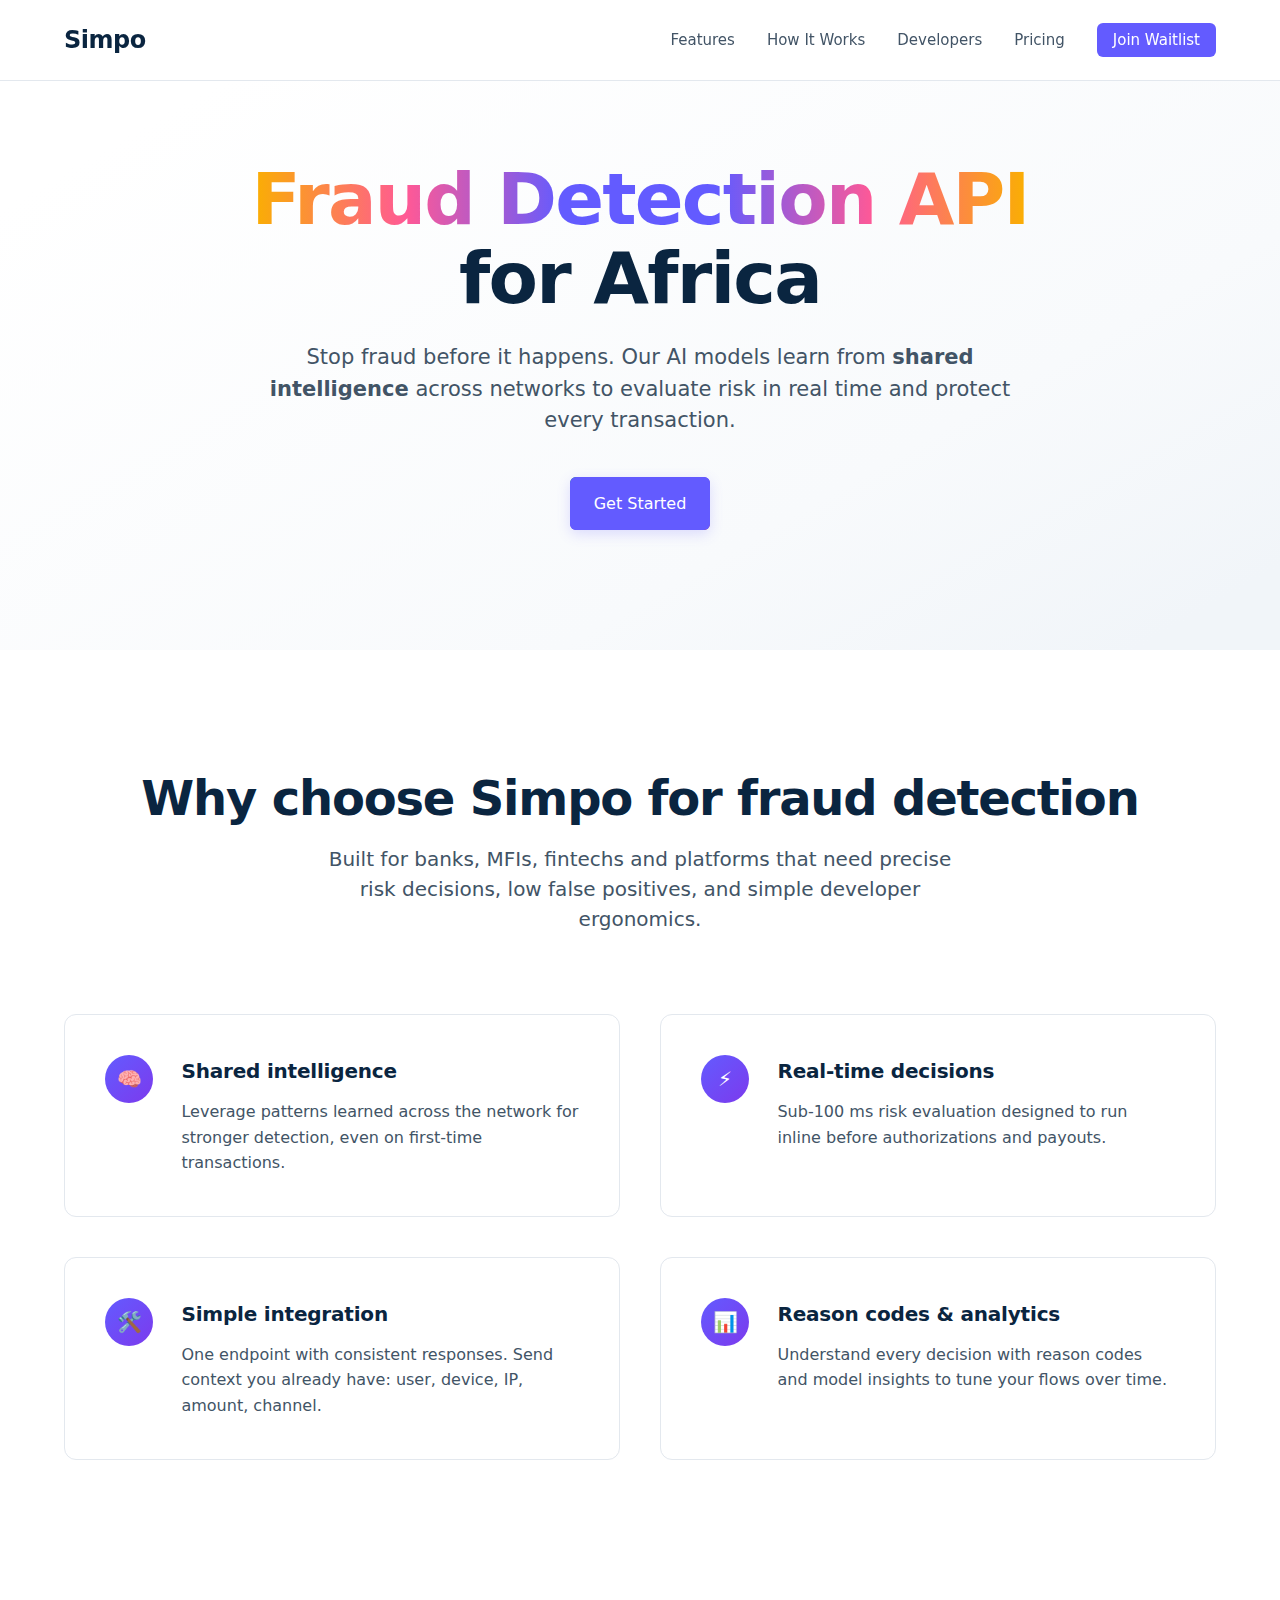
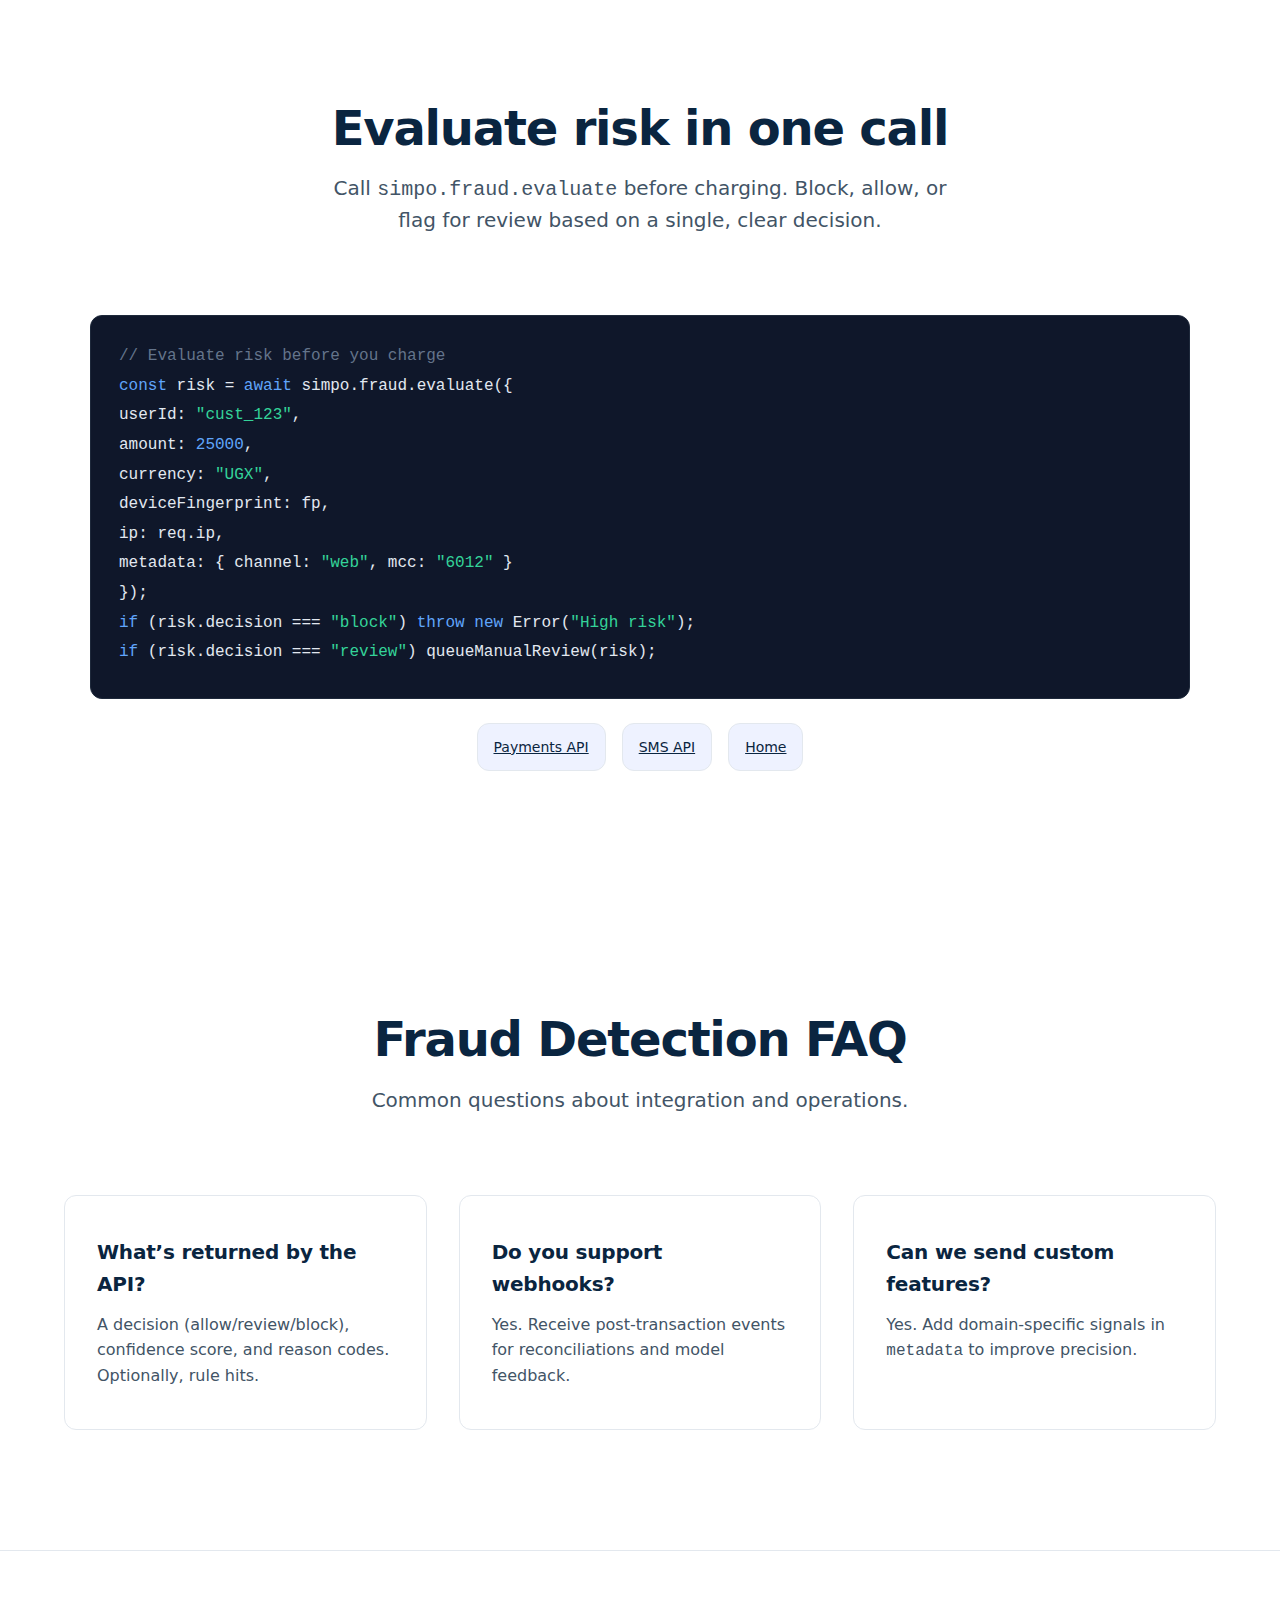
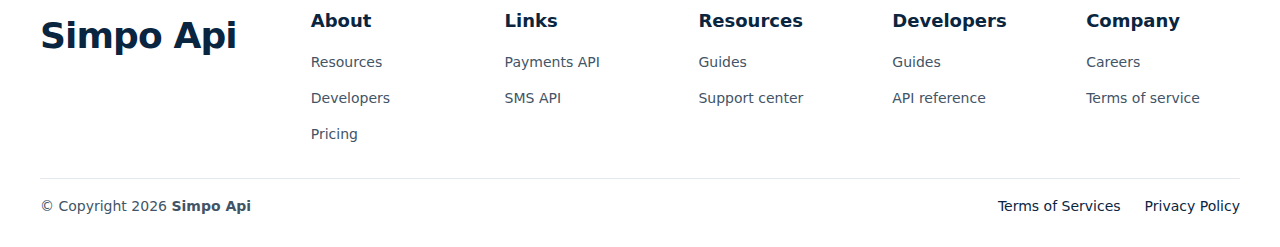
<file: fraud-detection.html>
<!DOCTYPE html>
<html lang="en">
<head>
    <meta charset="UTF-8">
    <meta name="viewport" content="width=device-width, initial-scale=1.0">
    <title>Fraud Detection API | Simpo API</title>
    <meta name="description" content="AI-powered Fraud Detection API for African markets. Evaluate risk, block fraud, and protect payments with shared intelligence via a single API.">
    <link rel="icon" type="image/x-icon" href="/images/favicon.png">
    <link rel="canonical" href="https://www.usesimpo.com/fraud-detection.html">
    <meta name="robots" content="index, follow">
    <meta property="og:type" content="website">
    <meta property="og:title" content="Fraud Detection API | Simpo API">
    <meta property="og:description" content="Evaluate risk, block fraud, and protect payments with shared intelligence via a single API.">
    <meta property="og:url" content="https://www.usesimpo.com/fraud-detection.html">
    <meta property="og:image" content="https://www.usesimpo.com/images/favicon.png">
    <link rel="stylesheet" href="styles.css">
</head>
<body>
    <header>
        <nav class="container">
            <a href="/" class="logo">Simpo</a>
            <ul class="nav-links">
                <li><a href="/#features">Features</a></li>
                <li><a href="/#how-it-works">How It Works</a></li>
                <li><a href="/#developers">Developers</a></li>
                <li><a href="/#pricing">Pricing</a></li>
                <li><a href="https://forms.gle/1973hyVURf6BhR1U8" class="nav-cta">Join Waitlist</a></li>
            </ul>
            <button class="mobile-menu-btn" aria-label="Toggle menu">
                <span></span><span></span><span></span>
            </button>
        </nav>
    </header>

    <section class="hero">
        <div class="container">
            <div class="hero-content">
                <h1><span class="gradient-text">Fraud Detection API</span> for Africa</h1>
                <p class="hero-subtitle">Stop fraud before it happens. Our AI models learn from <strong>shared intelligence</strong> across networks to evaluate risk in real time and protect every transaction.</p>
                <a href="/#pricing" class="hero-cta shimmer-card">Get Started</a>
            </div>
        </div>
    </section>

    <section class="section">
        <div class="container">
            <div class="section-header">
                <h2>Why choose Simpo for fraud detection</h2>
                <p>Built for banks, MFIs, fintechs and platforms that need precise risk decisions, low false positives, and simple developer ergonomics.</p>
            </div>
            <div class="features-grid">
                <div class="feature-card shimmer-card">
                    <div class="feature-icon">🧠</div>
                    <h3>Shared intelligence</h3>
                    <p>Leverage patterns learned across the network for stronger detection, even on first-time transactions.</p>
                </div>
                <div class="feature-card shimmer-card">
                    <div class="feature-icon">⚡</div>
                    <h3>Real‑time decisions</h3>
                    <p>Sub‑100 ms risk evaluation designed to run inline before authorizations and payouts.</p>
                </div>
                <div class="feature-card shimmer-card">
                    <div class="feature-icon">🛠️</div>
                    <h3>Simple integration</h3>
                    <p>One endpoint with consistent responses. Send context you already have: user, device, IP, amount, channel.</p>
                </div>
                <div class="feature-card shimmer-card">
                    <div class="feature-icon">📊</div>
                    <h3>Reason codes & analytics</h3>
                    <p>Understand every decision with reason codes and model insights to tune your flows over time.</p>
                </div>
            </div>
        </div>
    </section>

    <section class="section" id="developers">
        <div class="container">
            <div class="section-header">
                <h2>Evaluate risk in one call</h2>
                <p>Call <code>simpo.fraud.evaluate</code> before charging. Block, allow, or flag for review based on a single, clear decision.</p>
            </div>
            <div class="code-review anchor-offset">
                <div class="code-preview">
                    <div class="code-line"><span class="code-comment">// Evaluate risk before you charge</span></div>
                    <div class="code-line"><span class="code-keyword">const</span> risk = <span class="code-keyword">await</span> simpo.fraud.evaluate({</div>
                    <div class="code-line">  userId: <span class="code-string">"cust_123"</span>,</div>
                    <div class="code-line">  amount: <span class="code-keyword">25000</span>,</div>
                    <div class="code-line">  currency: <span class="code-string">"UGX"</span>,</div>
                    <div class="code-line">  deviceFingerprint: fp,</div>
                    <div class="code-line">  ip: req.ip,</div>
                    <div class="code-line">  metadata: { channel: <span class="code-string">"web"</span>, mcc: <span class="code-string">"6012"</span> }</div>
                    <div class="code-line">});</div>
                    <div class="code-line"><span class="code-keyword">if</span> (risk.decision === <span class="code-string">"block"</span>) <span class="code-keyword">throw</span> <span class="code-keyword">new</span> Error(<span class="code-string">"High risk"</span>);</div>
                    <div class="code-line"><span class="code-keyword">if</span> (risk.decision === <span class="code-string">"review"</span>) queueManualReview(risk);</div>
                </div>
            </div>
            <div class="pricing-badges" style="justify-content:center; margin-top:24px;">
                <a class="pricing-badge" href="/payments-api.html">Payments API</a>
                <a class="pricing-badge" href="/sms-api.html">SMS API</a>
                <a class="pricing-badge" href="/">Home</a>
            </div>
        </div>
    </section>

    <section class="section" id="faq">
        <div class="container">
            <div class="section-header">
                <h2>Fraud Detection FAQ</h2>
                <p>Common questions about integration and operations.</p>
            </div>
            <div class="problem-grid">
                <div class="problem-card"><h3>What’s returned by the API?</h3><p>A decision (allow/review/block), confidence score, and reason codes. Optionally, rule hits.</p></div>
                <div class="problem-card"><h3>Do you support webhooks?</h3><p>Yes. Receive post‑transaction events for reconciliations and model feedback.</p></div>
                <div class="problem-card"><h3>Can we send custom features?</h3><p>Yes. Add domain‑specific signals in <code>metadata</code> to improve precision.</p></div>
            </div>
        </div>
    </section>

    <footer>
        <div class="container footer-inner">
            <div class="footer-grid">
                <div><div class="footer-logo">Simpo Api</div></div>
                <div class="footer-col"><h4>About</h4><ul><li><a href="/#features">Resources</a></li><li><a href="/#developers">Developers</a></li><li><a href="/#pricing">Pricing</a></li></ul></div>
                <div class="footer-col"><h4>Links</h4><ul><li><a href="/payments-api.html">Payments API</a></li><li><a href="/sms-api.html">SMS API</a></li></ul></div>
                <div class="footer-col"><h4>Resources</h4><ul><li><a href="/#how-it-works">Guides</a></li><li><a href="#faq">Support center</a></li></ul></div>
                <div class="footer-col"><h4>Developers</h4><ul><li><a href="/#developers">Guides</a></li><li><a href="/#features">API reference</a></li></ul></div>
                <div class="footer-col"><h4>Company</h4><ul><li><a href="#">Careers</a></li><li><a href="#">Terms of service</a></li></ul></div>
            </div>
            <hr class="footer-divider" />
            <div class="footer-bottom">
                <div>© Copyright <span id="copyrightYear"></span> <strong>Simpo Api</strong></div>
                <div class="footer-legal"><a href="#">Terms of Services</a><a href="#">Privacy Policy</a></div>
            </div>
        </div>
    </footer>

    <script src="script.js"></script>
</body>
</html>
</file>
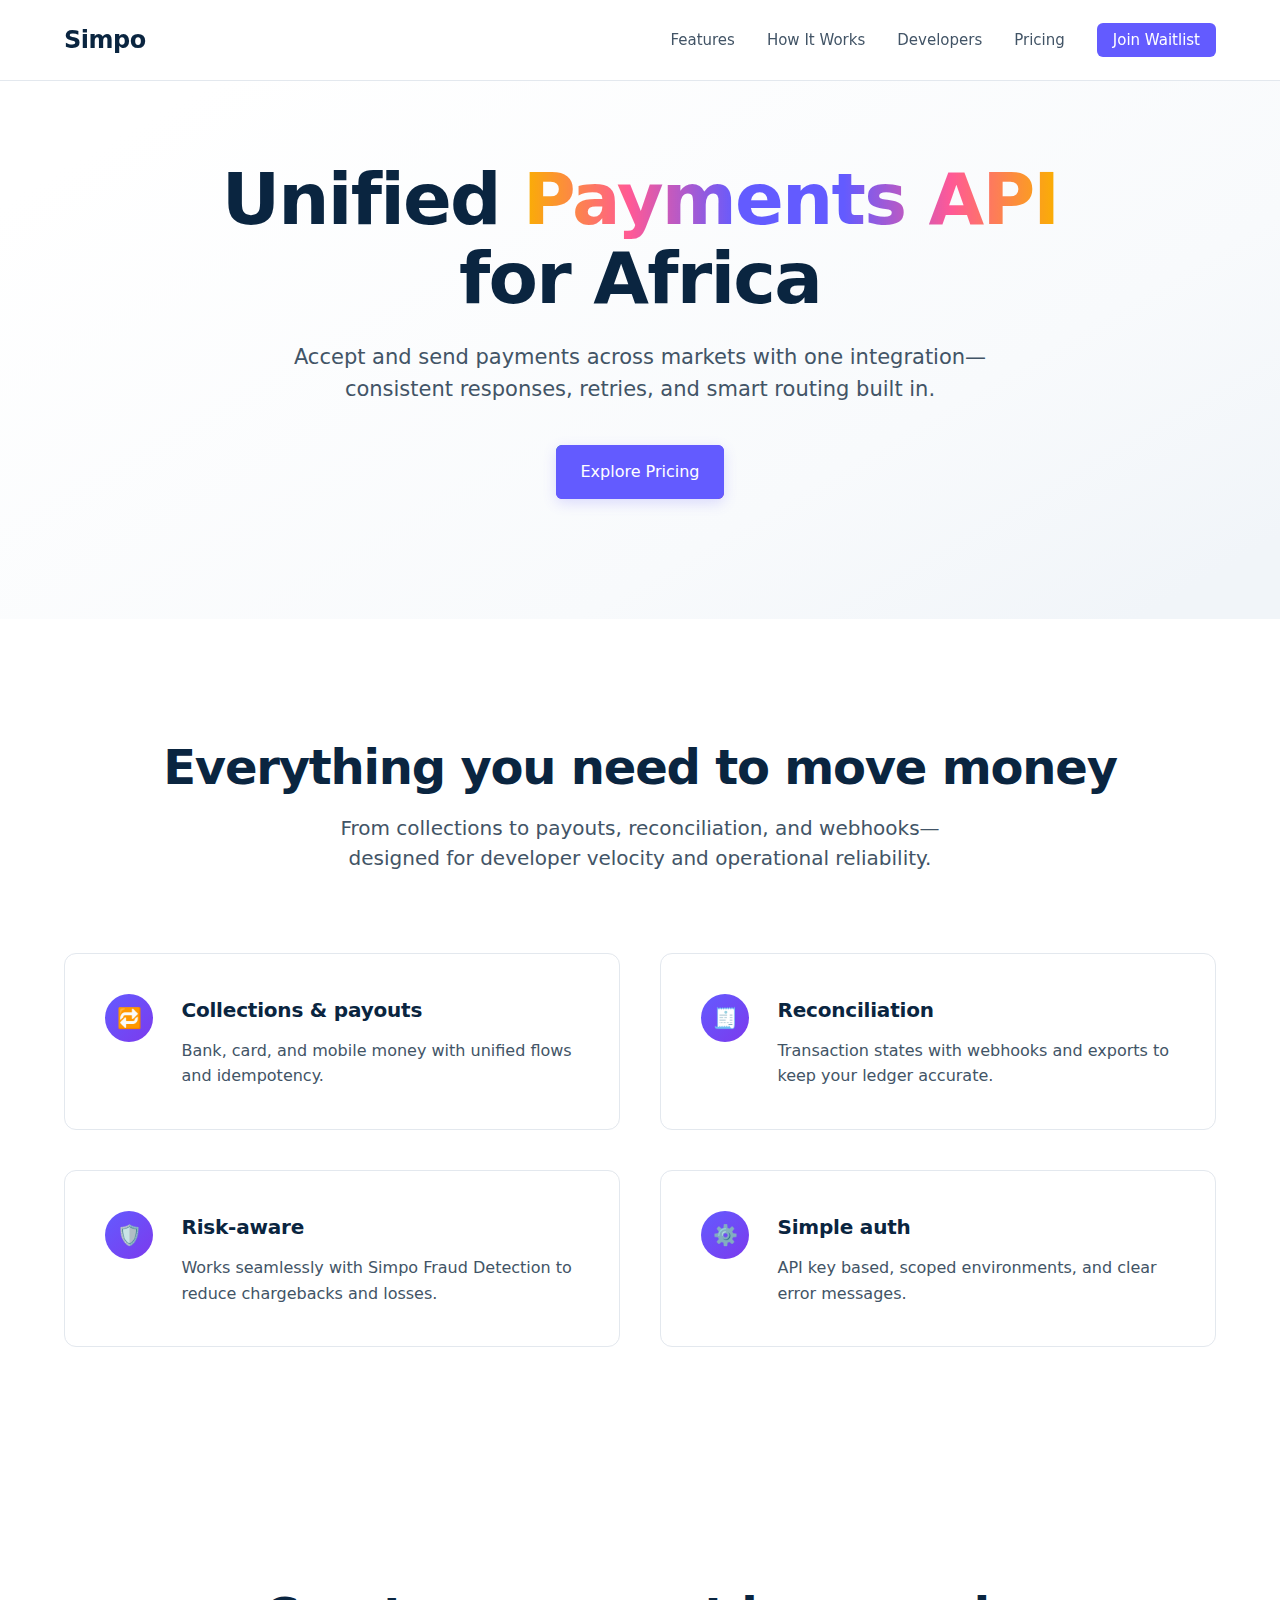
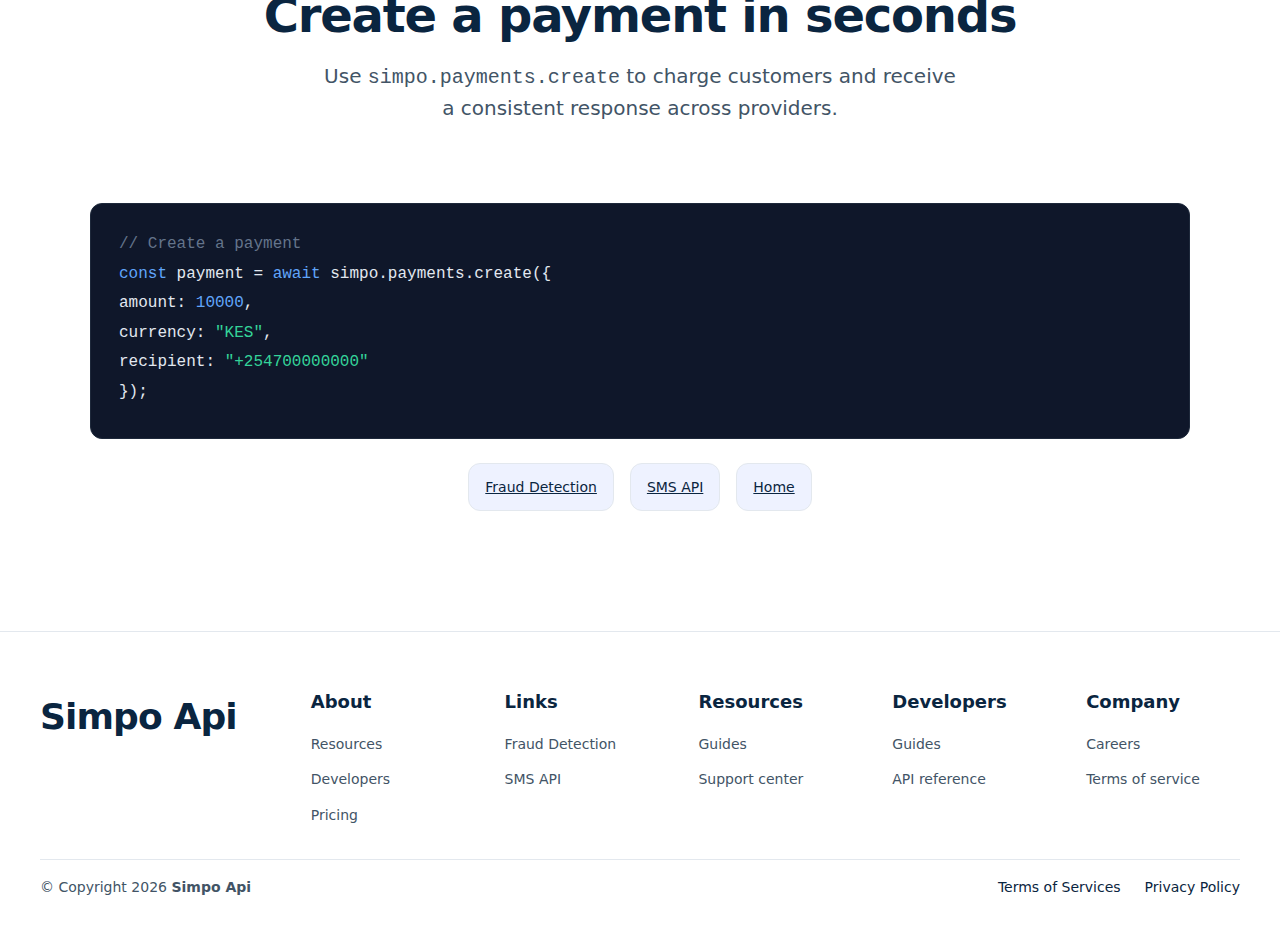
<file: payments-api.html>
<!DOCTYPE html>
<html lang="en">
<head>
    <meta charset="UTF-8">
    <meta name="viewport" content="width=device-width, initial-scale=1.0">
    <title>Payments API | Simpo API</title>
    <meta name="description" content="Unified Payments API for Africa. Accept and send payments across markets with one integration and consistent responses.">
    <link rel="icon" type="image/x-icon" href="/images/favicon.png">
    <link rel="canonical" href="https://www.usesimpo.com/payments-api.html">
    <meta name="robots" content="index, follow">
    <link rel="stylesheet" href="styles.css">
</head>
<body>
    <header>
        <nav class="container">
            <a href="/" class="logo">Simpo</a>
            <ul class="nav-links">
                <li><a href="/#features">Features</a></li>
                <li><a href="/#how-it-works">How It Works</a></li>
                <li><a href="/#developers">Developers</a></li>
                <li><a href="/#pricing">Pricing</a></li>
                <li><a href="https://forms.gle/1973hyVURf6BhR1U8" class="nav-cta">Join Waitlist</a></li>
            </ul>
            <button class="mobile-menu-btn" aria-label="Toggle menu"><span></span><span></span><span></span></button>
        </nav>
    </header>

    <section class="hero">
        <div class="container">
            <div class="hero-content">
                <h1>Unified <span class="gradient-text">Payments API</span> for Africa</h1>
                <p class="hero-subtitle">Accept and send payments across markets with one integration—consistent responses, retries, and smart routing built in.</p>
                <a href="/#pricing" class="hero-cta shimmer-card">Explore Pricing</a>
            </div>
        </div>
    </section>

    <section class="section">
        <div class="container">
            <div class="section-header">
                <h2>Everything you need to move money</h2>
                <p>From collections to payouts, reconciliation, and webhooks—designed for developer velocity and operational reliability.</p>
            </div>
            <div class="features-grid">
                <div class="feature-card shimmer-card"><div class="feature-icon">🔁</div><h3>Collections & payouts</h3><p>Bank, card, and mobile money with unified flows and idempotency.</p></div>
                <div class="feature-card shimmer-card"><div class="feature-icon">🧾</div><h3>Reconciliation</h3><p>Transaction states with webhooks and exports to keep your ledger accurate.</p></div>
                <div class="feature-card shimmer-card"><div class="feature-icon">🛡️</div><h3>Risk‑aware</h3><p>Works seamlessly with Simpo Fraud Detection to reduce chargebacks and losses.</p></div>
                <div class="feature-card shimmer-card"><div class="feature-icon">⚙️</div><h3>Simple auth</h3><p>API key based, scoped environments, and clear error messages.</p></div>
            </div>
        </div>
    </section>

    <section class="section" id="developers">
        <div class="container">
            <div class="section-header">
                <h2>Create a payment in seconds</h2>
                <p>Use <code>simpo.payments.create</code> to charge customers and receive a consistent response across providers.</p>
            </div>
            <div class="code-review anchor-offset">
                <div class="code-preview">
                    <div class="code-line"><span class="code-comment">// Create a payment</span></div>
                    <div class="code-line"><span class="code-keyword">const</span> payment = <span class="code-keyword">await</span> simpo.payments.create({</div>
                    <div class="code-line">  amount: <span class="code-keyword">10000</span>,</div>
                    <div class="code-line">  currency: <span class="code-string">"KES"</span>,</div>
                    <div class="code-line">  recipient: <span class="code-string">"+254700000000"</span></div>
                    <div class="code-line">});</div>
                </div>
            </div>
            <div class="pricing-badges" style="justify-content:center; margin-top:24px;">
                <a class="pricing-badge" href="/fraud-detection.html">Fraud Detection</a>
                <a class="pricing-badge" href="/sms-api.html">SMS API</a>
                <a class="pricing-badge" href="/">Home</a>
            </div>
        </div>
    </section>

    <footer>
        <div class="container footer-inner">
            <div class="footer-grid">
                <div><div class="footer-logo">Simpo Api</div></div>
                <div class="footer-col"><h4>About</h4><ul><li><a href="/#features">Resources</a></li><li><a href="/#developers">Developers</a></li><li><a href="/#pricing">Pricing</a></li></ul></div>
                <div class="footer-col"><h4>Links</h4><ul><li><a href="/fraud-detection.html">Fraud Detection</a></li><li><a href="/sms-api.html">SMS API</a></li></ul></div>
                <div class="footer-col"><h4>Resources</h4><ul><li><a href="/#how-it-works">Guides</a></li><li><a href="#faq">Support center</a></li></ul></div>
                <div class="footer-col"><h4>Developers</h4><ul><li><a href="/#developers">Guides</a></li><li><a href="/#features">API reference</a></li></ul></div>
                <div class="footer-col"><h4>Company</h4><ul><li><a href="#">Careers</a></li><li><a href="#">Terms of service</a></li></ul></div>
            </div>
            <hr class="footer-divider" />
            <div class="footer-bottom"><div>© Copyright <span id="copyrightYear"></span> <strong>Simpo Api</strong></div><div class="footer-legal"><a href="#">Terms of Services</a><a href="#">Privacy Policy</a></div></div>
        </div>
    </footer>

    <script src="script.js"></script>
</body>
</html>
</file>
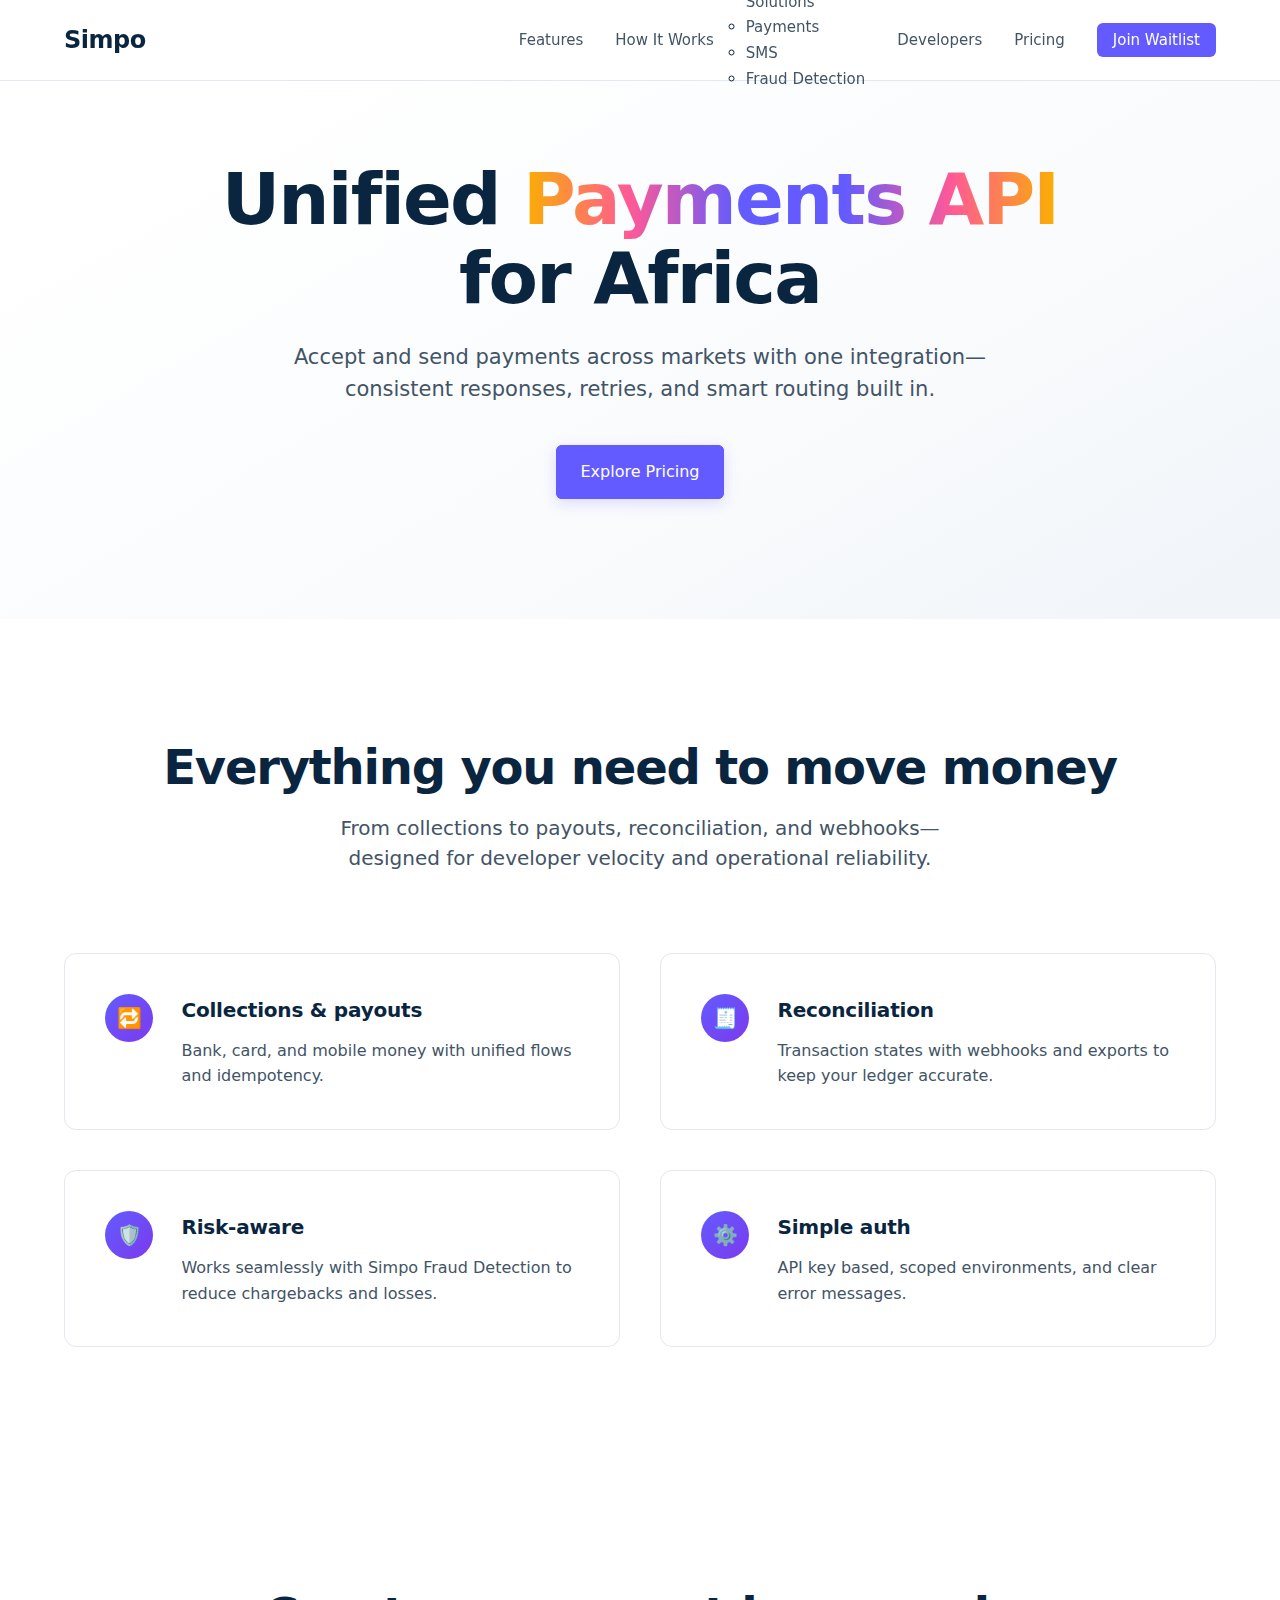
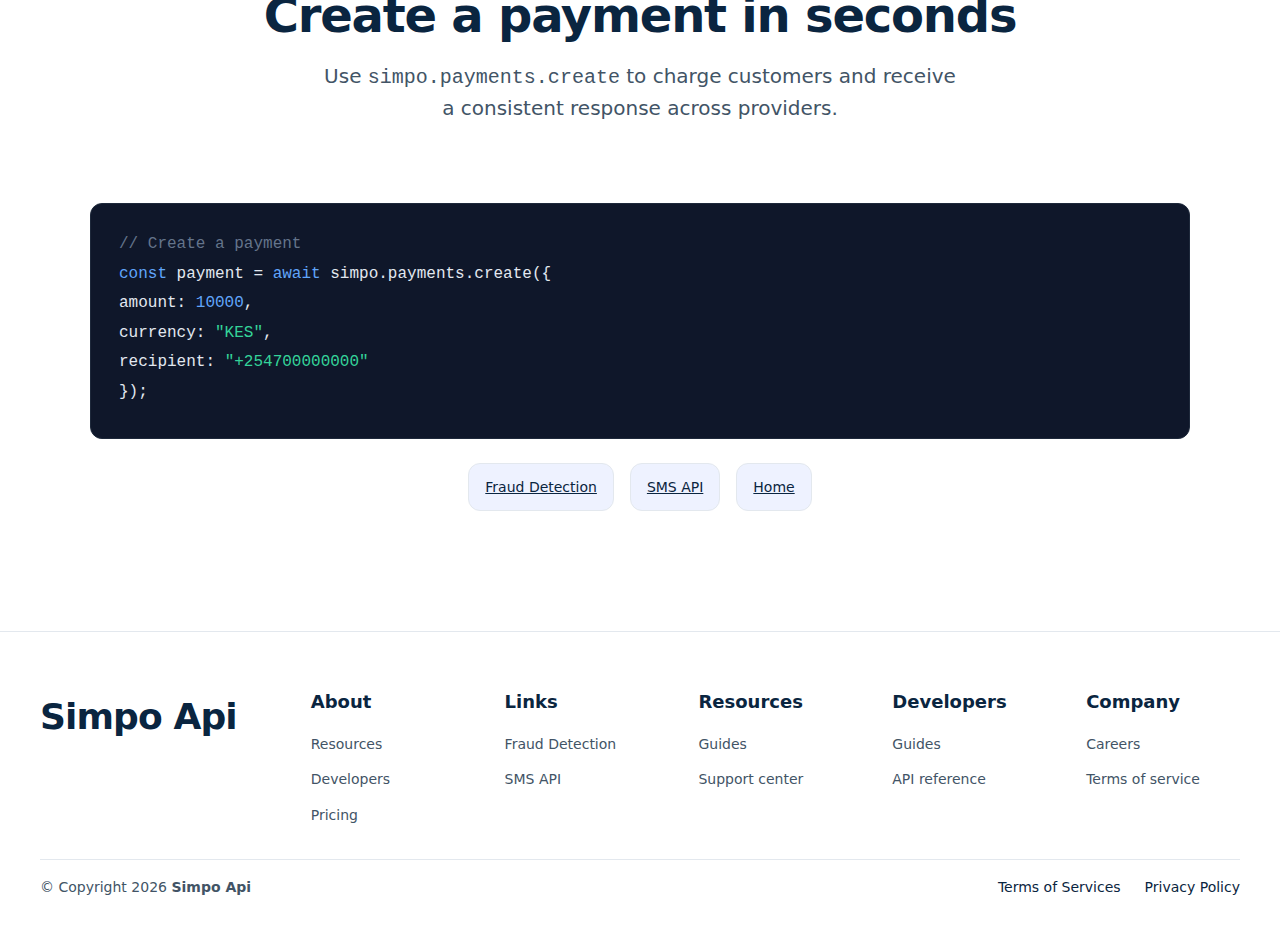
<file: payments.html>
<!DOCTYPE html>
<html lang="en">
<head>
    <meta charset="UTF-8">
    <meta name="viewport" content="width=device-width, initial-scale=1.0">
    <title>Payments API | Simpo API</title>
    <meta name="description" content="Unified Payments API for Africa. Accept and send payments across markets with one integration and consistent responses.">
    <link rel="icon" type="image/x-icon" href="/images/favicon.png">
    <link rel="canonical" href="https://www.usesimpo.com/payments-api.html">
    <meta name="robots" content="index, follow">
    <link rel="stylesheet" href="styles.css">
</head>
<body>
    <header>
        <nav class="container">
            <a href="/" class="logo">Simpo</a>
            <ul class="nav-links">
                <li><a href="/#features">Features</a></li>
                <li><a href="/#how-it-works">How It Works</a></li>
                <li>
            <a href="#">Solutions</a>
            <ul class="submenu">
                <li><a href="payments.html">Payments</a></li>
                <li><a href="sms.html">SMS</a></li>
                <li><a href="fraud-detection.html">Fraud Detection</a></li>
            </ul>
        </li>
                <li><a href="/#developers">Developers</a></li>
                <li><a href="/#pricing">Pricing</a></li>
                <li><a href="https://forms.gle/1973hyVURf6BhR1U8" class="nav-cta">Join Waitlist</a></li>
            </ul>
            <button class="mobile-menu-btn" aria-label="Toggle menu"><span></span><span></span><span></span></button>
        </nav>
    </header>

    <section class="hero">
        <div class="container">
            <div class="hero-content">
                <h1>Unified <span class="gradient-text">Payments API</span> for Africa</h1>
                <p class="hero-subtitle">Accept and send payments across markets with one integration—consistent responses, retries, and smart routing built in.</p>
                <a href="/#pricing" class="hero-cta shimmer-card">Explore Pricing</a>
            </div>
        </div>
    </section>

    <section class="section">
        <div class="container">
            <div class="section-header">
                <h2>Everything you need to move money</h2>
                <p>From collections to payouts, reconciliation, and webhooks—designed for developer velocity and operational reliability.</p>
            </div>
            <div class="features-grid">
                <div class="feature-card shimmer-card"><div class="feature-icon">🔁</div><h3>Collections & payouts</h3><p>Bank, card, and mobile money with unified flows and idempotency.</p></div>
                <div class="feature-card shimmer-card"><div class="feature-icon">🧾</div><h3>Reconciliation</h3><p>Transaction states with webhooks and exports to keep your ledger accurate.</p></div>
                <div class="feature-card shimmer-card"><div class="feature-icon">🛡️</div><h3>Risk‑aware</h3><p>Works seamlessly with Simpo Fraud Detection to reduce chargebacks and losses.</p></div>
                <div class="feature-card shimmer-card"><div class="feature-icon">⚙️</div><h3>Simple auth</h3><p>API key based, scoped environments, and clear error messages.</p></div>
            </div>
        </div>
    </section>

    <section class="section" id="developers">
        <div class="container">
            <div class="section-header">
                <h2>Create a payment in seconds</h2>
                <p>Use <code>simpo.payments.create</code> to charge customers and receive a consistent response across providers.</p>
            </div>
            <div class="code-review anchor-offset">
                <div class="code-preview">
                    <div class="code-line"><span class="code-comment">// Create a payment</span></div>
                    <div class="code-line"><span class="code-keyword">const</span> payment = <span class="code-keyword">await</span> simpo.payments.create({</div>
                    <div class="code-line">  amount: <span class="code-keyword">10000</span>,</div>
                    <div class="code-line">  currency: <span class="code-string">"KES"</span>,</div>
                    <div class="code-line">  recipient: <span class="code-string">"+254700000000"</span></div>
                    <div class="code-line">});</div>
                </div>
            </div>
            <div class="pricing-badges" style="justify-content:center; margin-top:24px;">
                <a class="pricing-badge" href="/fraud-detection.html">Fraud Detection</a>
                <a class="pricing-badge" href="/sms-api.html">SMS API</a>
                <a class="pricing-badge" href="/">Home</a>
            </div>
        </div>
    </section>

    <footer>
        <div class="container footer-inner">
            <div class="footer-grid">
                <div><div class="footer-logo">Simpo Api</div></div>
                <div class="footer-col"><h4>About</h4><ul><li><a href="/#features">Resources</a></li><li><a href="/#developers">Developers</a></li><li><a href="/#pricing">Pricing</a></li></ul></div>
                <div class="footer-col"><h4>Links</h4><ul><li><a href="/fraud-detection.html">Fraud Detection</a></li><li><a href="/sms-api.html">SMS API</a></li></ul></div>
                <div class="footer-col"><h4>Resources</h4><ul><li><a href="/#how-it-works">Guides</a></li><li><a href="#faq">Support center</a></li></ul></div>
                <div class="footer-col"><h4>Developers</h4><ul><li><a href="/#developers">Guides</a></li><li><a href="/#features">API reference</a></li></ul></div>
                <div class="footer-col"><h4>Company</h4><ul><li><a href="#">Careers</a></li><li><a href="#">Terms of service</a></li></ul></div>
            </div>
            <hr class="footer-divider" />
            <div class="footer-bottom"><div>© Copyright <span id="copyrightYear"></span> <strong>Simpo Api</strong></div><div class="footer-legal"><a href="#">Terms of Services</a><a href="#">Privacy Policy</a></div></div>
        </div>
    </footer>

    <script src="script.js"></script>
</body>
</html>
</file>
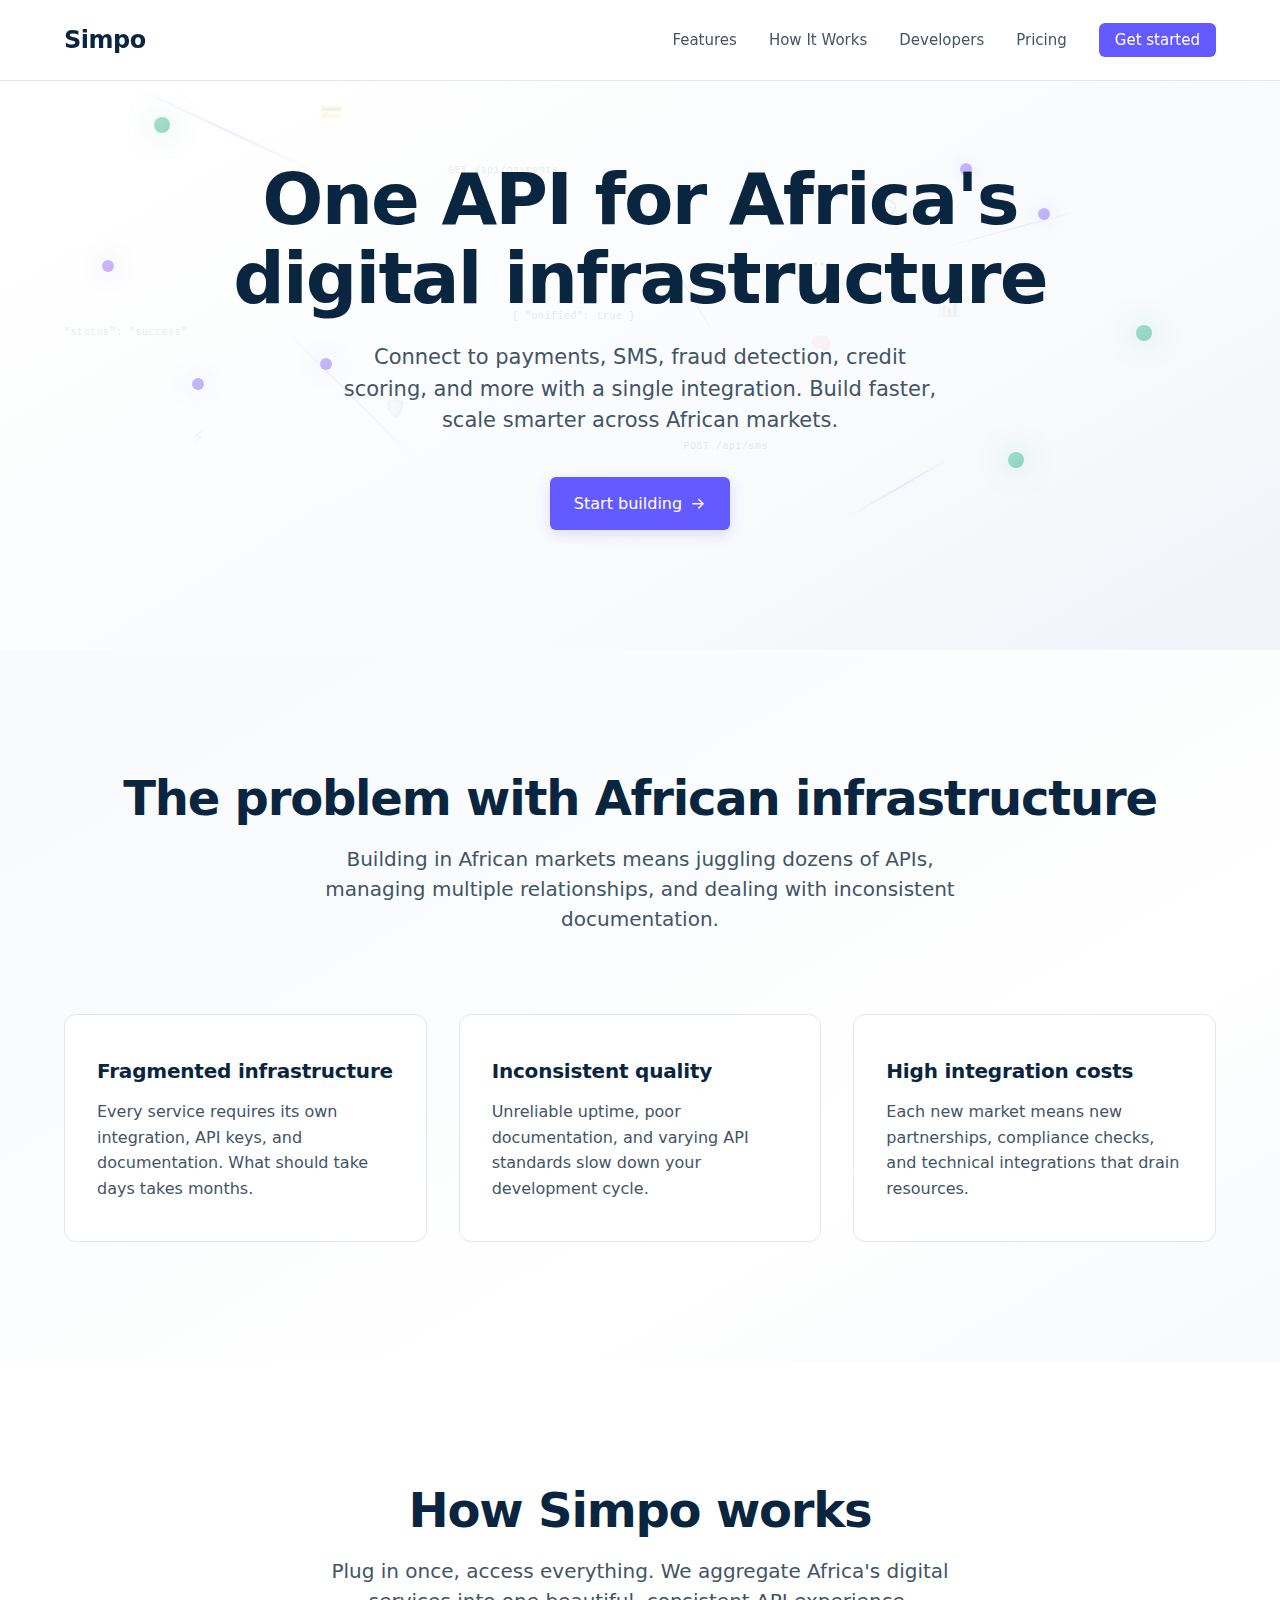
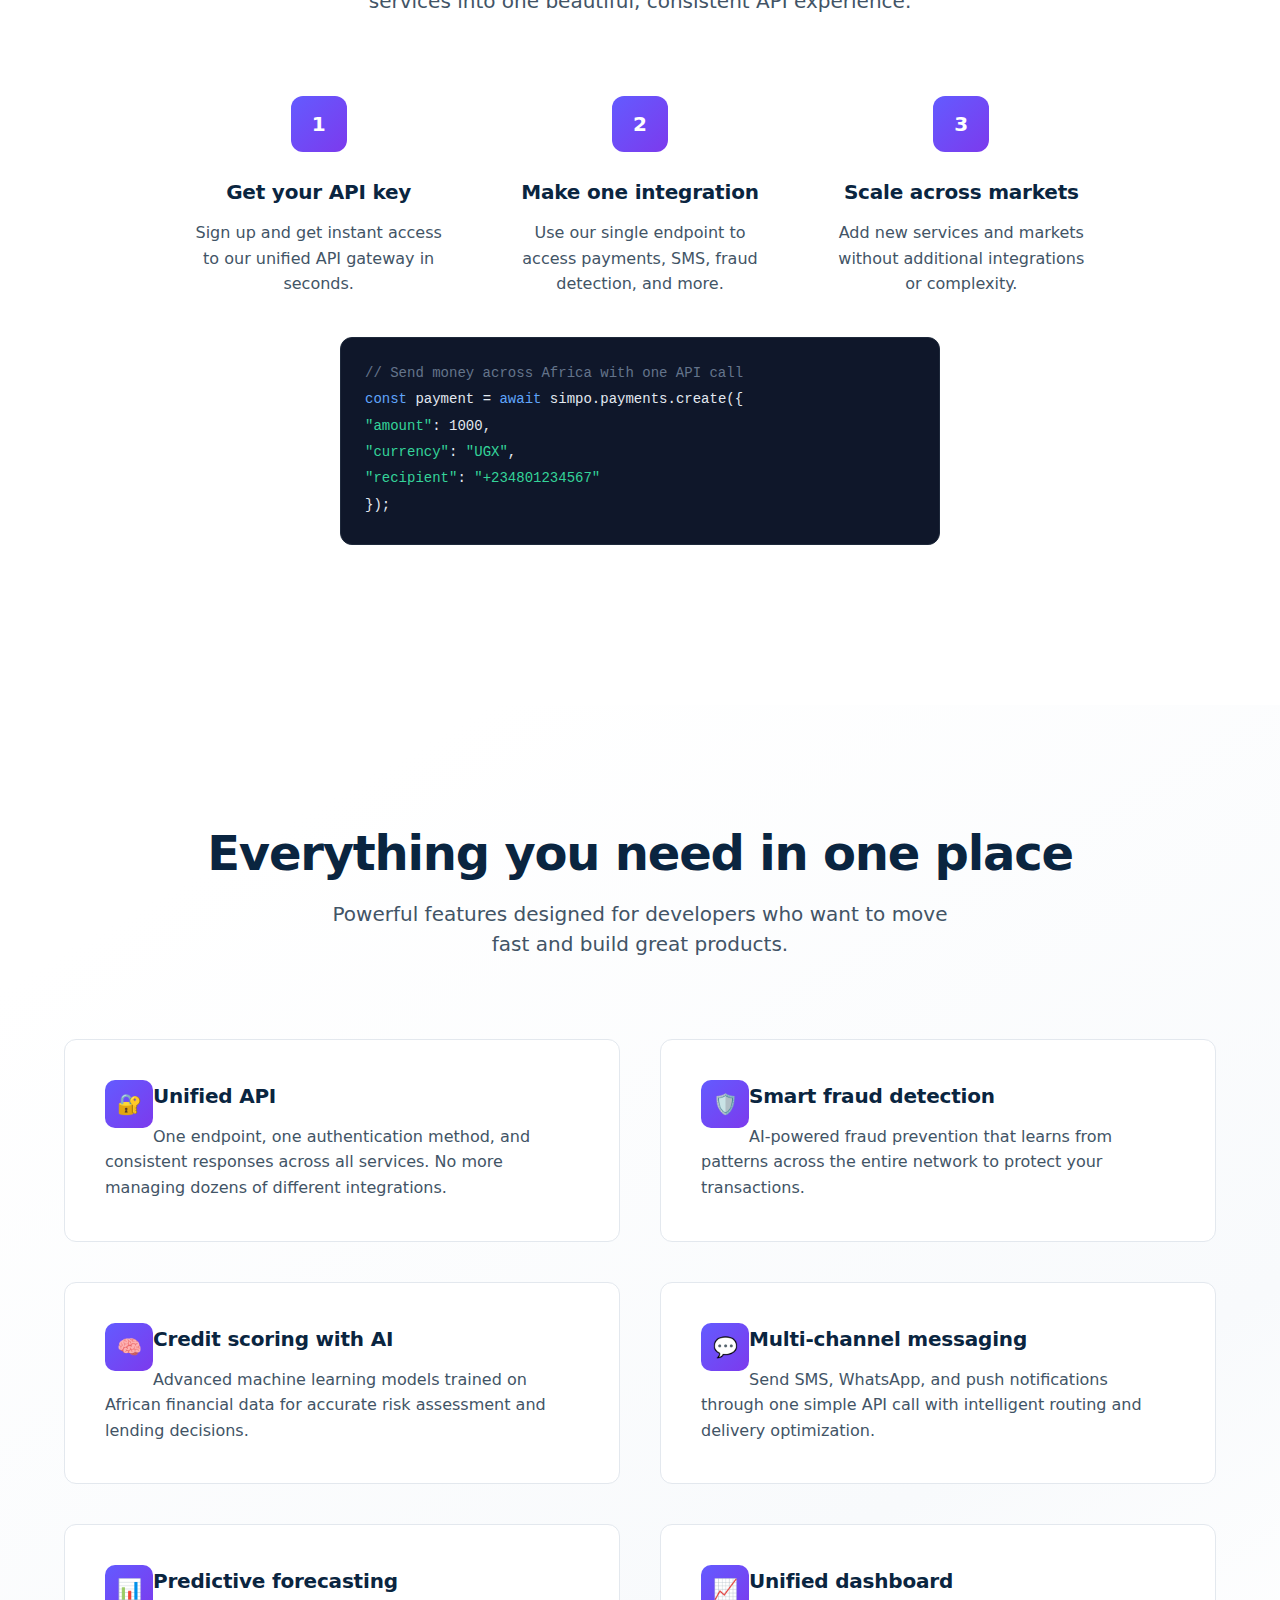
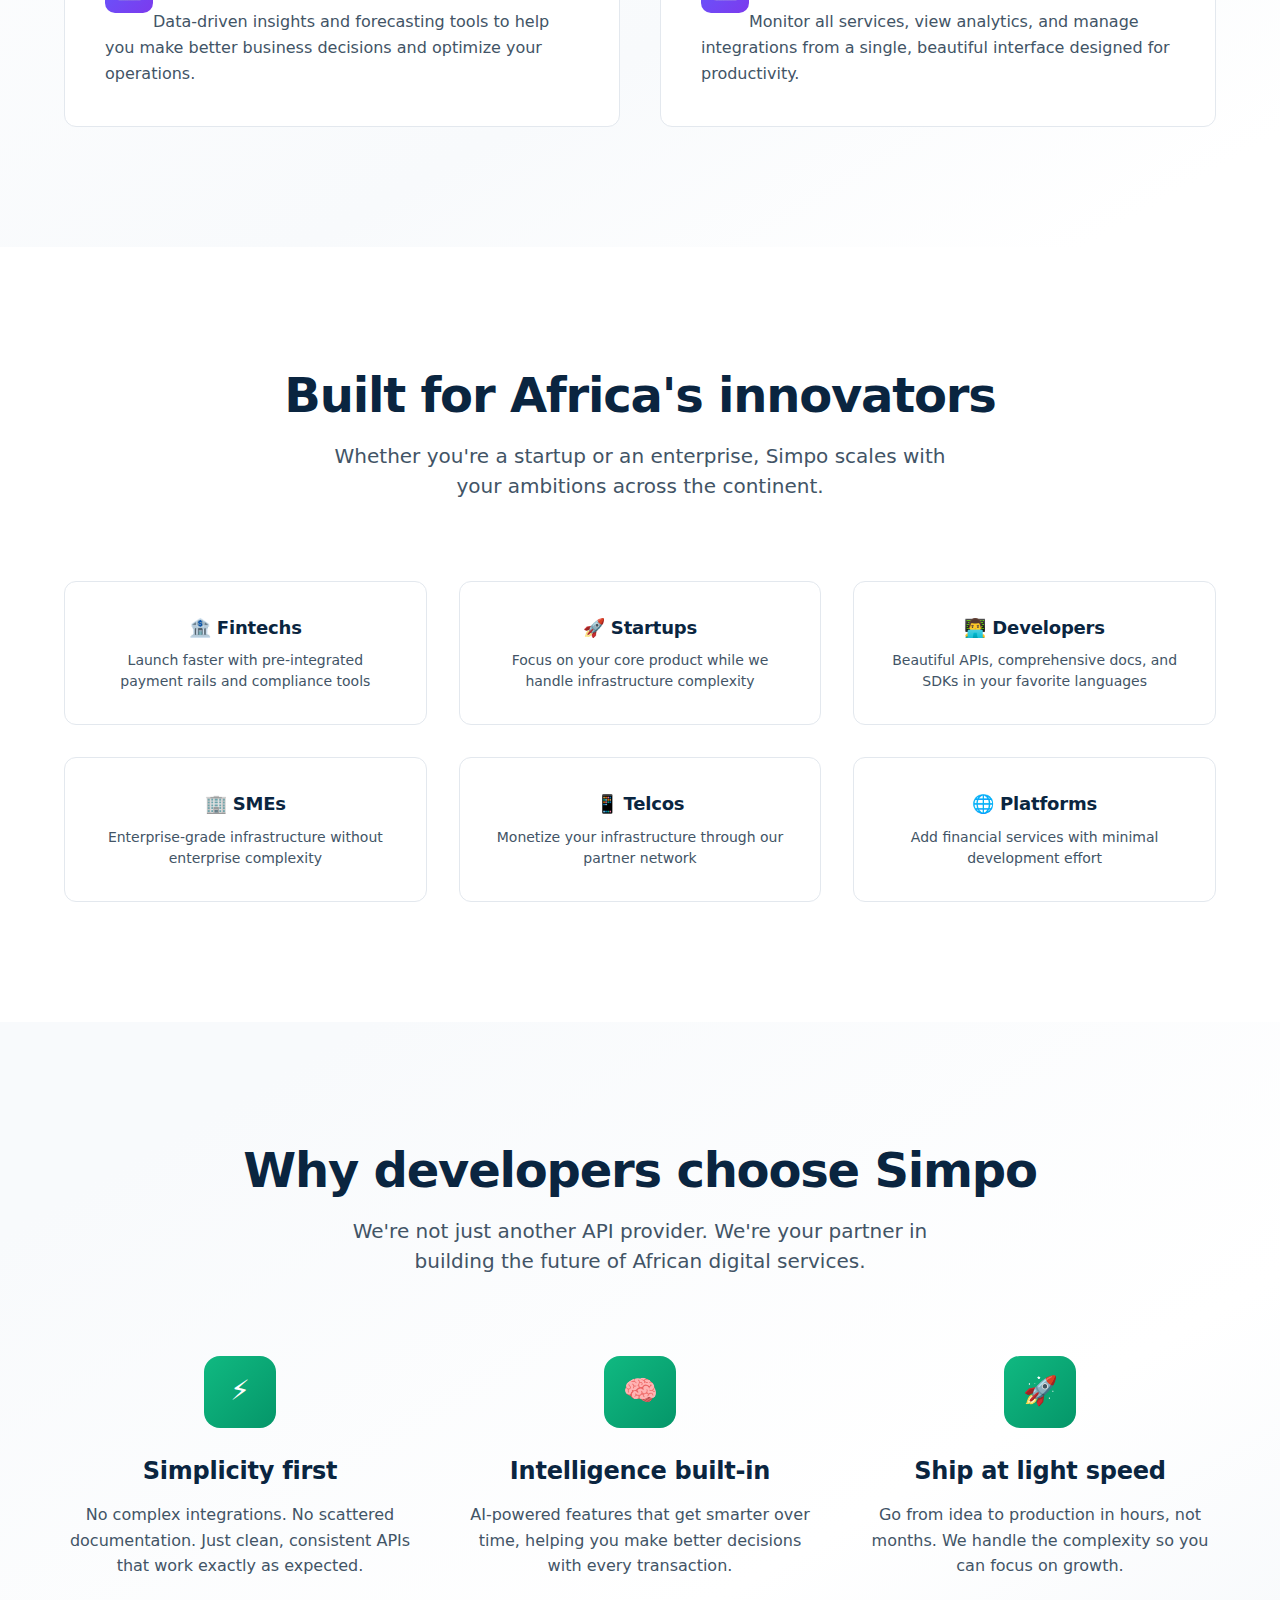
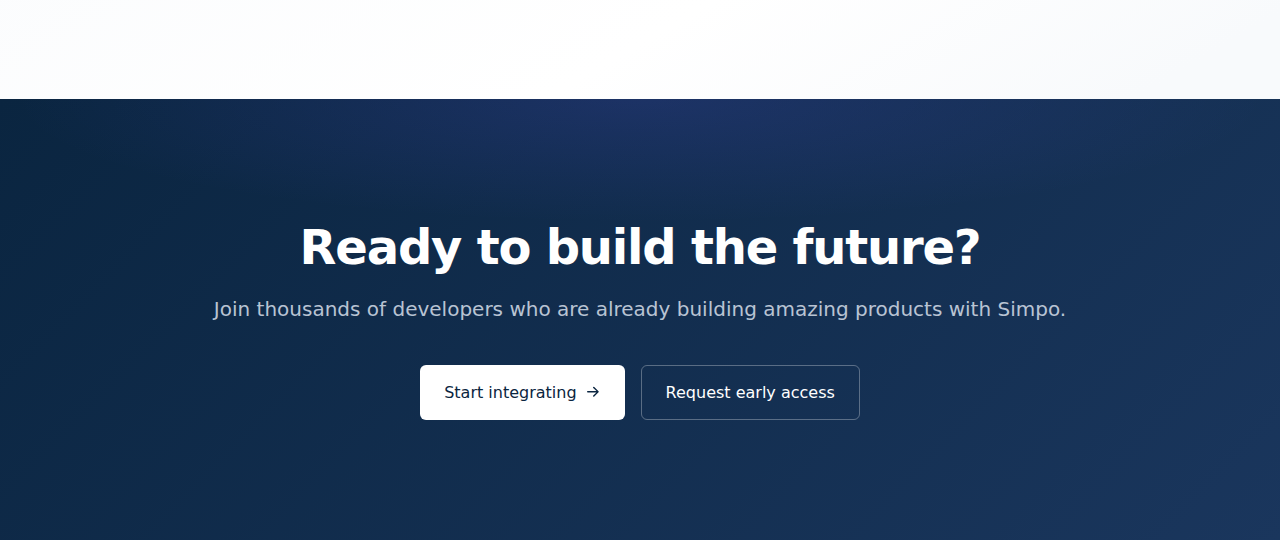
<file: Simpo Universal API Gateway.html>
<!DOCTYPE html>
<html lang="en">
<head>
    <meta charset="UTF-8">
    <meta name="viewport" content="width=device-width, initial-scale=1.0">
    <title>Simpo - One API for Africa's Digital Infrastructure</title>
    <style>
        * {
            margin: 0;
            padding: 0;
            box-sizing: border-box;
        }
        
        body {
            font-family: -apple-system, BlinkMacSystemFont, "Segoe UI", Roboto, system-ui, sans-serif;
            line-height: 1.6;
            color: #0A2540;
            background: #ffffff;
            font-size: 16px;
        }
        
        .container {
            max-width: 1200px;
            margin: 0 auto;
            padding: 0 24px;
        }
        
        /* Header - Stripe Style */
        header {
            background: rgba(255, 255, 255, 0.95);
            backdrop-filter: blur(20px);
            border-bottom: 1px solid #E3E8EE;
            position: fixed;
            width: 100%;
            top: 0;
            z-index: 100;
            transition: all 0.2s ease;
        }
        
        nav {
            display: flex;
            justify-content: space-between;
            align-items: center;
            height: 80px;
        }
        
        .logo {
            font-size: 24px;
            font-weight: 600;
            color: #0A2540;
            text-decoration: none;
            letter-spacing: -0.02em;
        }
        
        .nav-links {
            display: flex;
            gap: 32px;
            list-style: none;
            align-items: center;
        }
        
        .nav-links a {
            color: #425466;
            text-decoration: none;
            font-weight: 500;
            font-size: 15px;
            transition: color 0.15s ease;
        }
        
        .nav-links a:hover {
            color: #0A2540;
        }
        
        .nav-cta {
            background: #635BFF;
            color: white !important;
            padding: 8px 16px;
            border-radius: 6px;
            font-weight: 500;
            transition: all 0.15s ease;
        }
        
        .nav-cta:hover {
            background: #5A52E8;
            transform: translateY(-1px);
        }
        
        /* Hero Section - Stripe Style */
        .hero {
            padding: 160px 0 120px;
            background: linear-gradient(150deg, #ffffff 15%, #f8fafc 70%, #f1f5f9 94%);
            position: relative;
            overflow: hidden;
        }
        
        .hero::before {
            content: '';
            position: absolute;
            top: 0;
            left: 0;
            right: 0;
            bottom: 0;
            background: radial-gradient(ellipse 80% 50% at 50% -20%, rgba(99, 91, 255, 0.15), transparent 60%);
            pointer-events: none;
        }
        
        /* Integration Artwork */
        .integration-artwork {
            position: absolute;
            top: 0;
            left: 0;
            right: 0;
            bottom: 0;
            pointer-events: none;
            opacity: 0.4;
            overflow: hidden;
        }
        
        .connection-line {
            position: absolute;
            background: linear-gradient(90deg, transparent, rgba(99, 91, 255, 0.3), transparent);
            animation: pulse 3s ease-in-out infinite;
        }
        
        .api-node {
            position: absolute;
            width: 12px;
            height: 12px;
            border-radius: 50%;
            background: linear-gradient(135deg, #635BFF, #7C3AED);
            box-shadow: 0 0 20px rgba(99, 91, 255, 0.4);
            animation: glow 2s ease-in-out infinite alternate;
        }
        
        .api-node.large {
            width: 16px;
            height: 16px;
            background: linear-gradient(135deg, #10B981, #059669);
            box-shadow: 0 0 25px rgba(16, 185, 129, 0.5);
        }
        
        .floating-icon {
            position: absolute;
            font-size: 18px;
            color: rgba(99, 91, 255, 0.2);
            animation: float 4s ease-in-out infinite;
        }
        
        .code-snippet {
            position: absolute;
            font-family: 'Monaco', 'Menlo', monospace;
            font-size: 10px;
            color: rgba(66, 84, 102, 0.3);
            font-weight: 400;
            letter-spacing: 0.5px;
        }
        
        @keyframes pulse {
            0%, 100% { opacity: 0.3; }
            50% { opacity: 0.8; }
        }
        
        @keyframes glow {
            0% { 
                transform: scale(1);
                box-shadow: 0 0 20px rgba(99, 91, 255, 0.4);
            }
            100% { 
                transform: scale(1.1);
                box-shadow: 0 0 30px rgba(99, 91, 255, 0.6);
            }
        }
        
        @keyframes float {
            0%, 100% { transform: translateY(0px) rotate(0deg); }
            25% { transform: translateY(-10px) rotate(2deg); }
            50% { transform: translateY(-5px) rotate(0deg); }
            75% { transform: translateY(-15px) rotate(-2deg); }
        }
        
        .hero-content {
            text-align: center;
            position: relative;
            z-index: 2;
        }
        
        .hero h1 {
            font-size: 72px;
            font-weight: 600;
            margin-bottom: 24px;
            line-height: 1.1;
            letter-spacing: -0.025em;
            color: #0A2540;
            max-width: 900px;
            margin-left: auto;
            margin-right: auto;
        }
        
        .hero-subtitle {
            font-size: 21px;
            color: #425466;
            margin-bottom: 40px;
            max-width: 600px;
            margin-left: auto;
            margin-right: auto;
            font-weight: 400;
            line-height: 1.5;
        }
        
        .hero-cta {
            display: inline-flex;
            align-items: center;
            gap: 8px;
            background: #635BFF;
            color: white;
            padding: 14px 24px;
            border-radius: 6px;
            font-weight: 500;
            text-decoration: none;
            font-size: 16px;
            transition: all 0.15s ease;
            box-shadow: 0 4px 14px 0 rgba(99, 91, 255, 0.2);
        }
        
        .hero-cta:hover {
            background: #5A52E8;
            transform: translateY(-2px);
            box-shadow: 0 8px 25px 0 rgba(99, 91, 255, 0.3);
        }
        
        /* Section Styling */
        .section {
            padding: 120px 0;
        }
        
        .section-header {
            text-align: center;
            margin-bottom: 80px;
        }
        
        .section-header h2 {
            font-size: 48px;
            font-weight: 600;
            margin-bottom: 16px;
            color: #0A2540;
            letter-spacing: -0.025em;
            line-height: 1.2;
        }
        
        .section-header p {
            font-size: 20px;
            color: #425466;
            max-width: 640px;
            margin: 0 auto;
            line-height: 1.5;
        }
        
        /* Problem Section */
        .problem {
            background: linear-gradient(150deg, #f8fafc 15%, #ffffff 70%, #f8fafc 94%);
        }
        
        .problem-grid {
            display: grid;
            grid-template-columns: repeat(auto-fit, minmax(320px, 1fr));
            gap: 32px;
        }
        
        .problem-card {
            background: white;
            padding: 40px 32px;
            border-radius: 12px;
            border: 1px solid #E3E8EE;
            transition: all 0.15s ease;
            position: relative;
        }
        
        .problem-card:hover {
            border-color: #C7D2FE;
            box-shadow: 0 8px 32px rgba(99, 91, 255, 0.08);
            transform: translateY(-2px);
        }
        
        .problem-card h3 {
            font-size: 20px;
            font-weight: 600;
            margin-bottom: 12px;
            color: #0A2540;
            letter-spacing: -0.01em;
        }
        
        .problem-card p {
            color: #425466;
            line-height: 1.6;
            font-size: 16px;
        }
        
        /* How It Works */
        .how-it-works-grid {
            display: grid;
            grid-template-columns: repeat(3, 1fr);
            gap: 64px;
            max-width: 900px;
            margin: 0 auto;
        }
        
        .step {
            text-align: center;
        }
        
        .step-number {
            width: 56px;
            height: 56px;
            background: linear-gradient(135deg, #635BFF, #7C3AED);
            color: white;
            border-radius: 12px;
            display: flex;
            align-items: center;
            justify-content: center;
            font-weight: 600;
            font-size: 20px;
            margin: 0 auto 24px;
        }
        
        .step h3 {
            font-size: 20px;
            font-weight: 600;
            margin-bottom: 12px;
            color: #0A2540;
            letter-spacing: -0.01em;
        }
        
        .step p {
            color: #425466;
            line-height: 1.6;
        }
        
        /* Features Section */
        .features {
            background: linear-gradient(150deg, #ffffff 15%, #f8fafc 70%, #ffffff 94%);
        }
        
        .features-grid {
            display: grid;
            grid-template-columns: repeat(2, 1fr);
            gap: 40px;
        }
        
        .feature-card {
            background: white;
            padding: 40px;
            border-radius: 12px;
            border: 1px solid #E3E8EE;
            transition: all 0.15s ease;
        }
        
        .feature-card:hover {
            border-color: #C7D2FE;
            box-shadow: 0 8px 32px rgba(99, 91, 255, 0.08);
            transform: translateY(-2px);
        }
        
        .feature-icon {
            width: 48px;
            height: 48px;
            background: linear-gradient(135deg, #635BFF, #7C3AED);
            border-radius: 10px;
            display: flex;
            align-items: center;
            justify-content: center;
            margin: bottom 10%;
            float: left;
            margin: left 5%;
            font-size: 20px;
            color: white;
        }
        
        .feature-card h3 {
            font-size: 20px;
            font-weight: 600;
            margin-bottom: 12px;
            color: #0A2540;
            letter-spacing: -0.01em;
        }
        
        .feature-card p {
            color: #425466;
            line-height: 1.6;
        }
        
        /* Audience Section */
        .audience-grid {
            display: grid;
            grid-template-columns: repeat(3, 1fr);
            gap: 32px;
        }
        
        .audience-card {
            background: white;
            padding: 32px;
            border-radius: 12px;
            border: 1px solid #E3E8EE;
            text-align: center;
            transition: all 0.15s ease;
        }
        
        .audience-card:hover {
            border-color: #C7D2FE;
            transform: translateY(-2px);
            box-shadow: 0 8px 32px rgba(99, 91, 255, 0.08);
        }
        
        .audience-card h3 {
            font-size: 18px;
            font-weight: 600;
            margin-bottom: 8px;
            color: #0A2540;
            letter-spacing: -0.01em;
        }
        
        .audience-card p {
            color: #425466;
            font-size: 14px;
            line-height: 1.5;
        }
        
        /* Why Different */
        .why-different {
            background: linear-gradient(150deg, #f8fafc 15%, #ffffff 70%, #f8fafc 94%);
        }
        
        .differentiators {
            display: grid;
            grid-template-columns: repeat(3, 1fr);
            gap: 48px;
        }
        
        .diff-card {
            text-align: center;
        }
        
        .diff-icon {
            width: 72px;
            height: 72px;
            background: linear-gradient(135deg, #10B981, #059669);
            border-radius: 16px;
            display: flex;
            align-items: center;
            justify-content: center;
            margin: 0 auto 24px;
            font-size: 28px;
            color: white;
        }
        
        .diff-card h3 {
            font-size: 24px;
            font-weight: 600;
            margin-bottom: 12px;
            color: #0A2540;
            letter-spacing: -0.01em;
        }
        
        .diff-card p {
            color: #425466;
            line-height: 1.6;
            font-size: 16px;
        }
        
        /* Final CTA */
        .final-cta {
            background: linear-gradient(135deg, #0A2540 0%, #1A365D 100%);
            color: white;
            text-align: center;
            position: relative;
            overflow: hidden;
        }
        
        .final-cta::before {
            content: '';
            position: absolute;
            top: 0;
            left: 0;
            right: 0;
            bottom: 0;
            background: radial-gradient(ellipse 70% 40% at 50% 0%, rgba(99, 91, 255, 0.15), transparent 70%);
            pointer-events: none;
        }
        
        .final-cta .container {
            position: relative;
            z-index: 2;
        }
        
        .final-cta h2 {
            font-size: 48px;
            font-weight: 600;
            margin-bottom: 16px;
            letter-spacing: -0.025em;
            line-height: 1.2;
        }
        
        .final-cta p {
            font-size: 20px;
            margin-bottom: 40px;
            opacity: 0.9;
            color: #CBD5E1;
        }
        
        .cta-buttons {
            display: flex;
            gap: 16px;
            justify-content: center;
            flex-wrap: wrap;
        }
        
        .cta-primary-alt {
            display: inline-flex;
            align-items: center;
            gap: 8px;
            background: white;
            color: #0A2540;
            padding: 14px 24px;
            border-radius: 6px;
            font-weight: 500;
            text-decoration: none;
            font-size: 16px;
            transition: all 0.15s ease;
        }
        
        .cta-primary-alt:hover {
            transform: translateY(-2px);
            box-shadow: 0 8px 25px rgba(255, 255, 255, 0.2);
        }
        
        .cta-secondary {
            display: inline-flex;
            align-items: center;
            gap: 8px;
            background: transparent;
            color: white;
            padding: 14px 24px;
            border: 1px solid rgba(255, 255, 255, 0.3);
            border-radius: 6px;
            font-weight: 500;
            text-decoration: none;
            font-size: 16px;
            transition: all 0.15s ease;
        }
        
        .cta-secondary:hover {
            background: rgba(255, 255, 255, 0.1);
            border-color: rgba(255, 255, 255, 0.5);
            transform: translateY(-1px);
        }
        
        /* Code Block Styling (Stripe-inspired) */
        .code-preview {
            background: #0F172A;
            border-radius: 12px;
            padding: 24px;
            margin: 40px auto;
            max-width: 600px;
            font-family: 'Monaco', 'Menlo', monospace;
            font-size: 14px;
            color: #E2E8F0;
            border: 1px solid #1E293B;
        }
        
        .code-line {
            margin-bottom: 4px;
        }
        
        .code-comment {
            color: #64748B;
        }
        
        .code-string {
            color: #34D399;
        }
        
        .code-keyword {
            color: #60A5FA;
        }
        
        /* Responsive Design */
        @media (max-width: 1024px) {
            .features-grid {
                grid-template-columns: 1fr;
            }
            
            .how-it-works-grid {
                grid-template-columns: 1fr;
                gap: 40px;
            }
            
            .differentiators {
                grid-template-columns: 1fr;
                gap: 40px;
            }
        }
        
        @media (max-width: 768px) {
            .hero h1 {
                font-size: 48px;
            }
            
            .hero-subtitle {
                font-size: 18px;
            }
            
            .section-header h2 {
                font-size: 36px;
            }
            
            .nav-links {
                display: none;
            }
            
            .audience-grid {
                grid-template-columns: 1fr;
            }
            
            .problem-grid {
                grid-template-columns: 1fr;
            }
            
            .container {
                padding: 0 16px;
            }
            
            .section {
                padding: 80px 0;
            }
            
            .cta-buttons {
                flex-direction: column;
                align-items: center;
            }
        }
        
        /* Subtle animations */
        @keyframes fadeInUp {
            from {
                opacity: 0;
                transform: translateY(30px);
            }
            to {
                opacity: 1;
                transform: translateY(0);
            }
        }
        
        .fade-in {
            opacity: 0;
            animation: fadeInUp 0.6s ease-out forwards;
        }
    </style>
</head>
<body>
    <header>
        <nav class="container">
            <a href="#" class="logo">Simpo</a>
            <ul class="nav-links">
                <li><a href="#features">Features</a></li>
                <li><a href="#how-it-works">How It Works</a></li>
                <li><a href="#developers">Developers</a></li>
                <li><a href="#pricing">Pricing</a></li>
                <li><a href="#" class="nav-cta">Get started</a></li>
            </ul>
        </nav>
    </header>

    <section class="hero">
        <!-- Integration Artwork Background -->
        <div class="integration-artwork">
            <!-- Connection Lines -->
            <div class="connection-line" style="top: 20%; left: 10%; width: 200px; height: 2px; transform: rotate(25deg); animation-delay: 0s;"></div>
            <div class="connection-line" style="top: 35%; right: 15%; width: 150px; height: 1px; transform: rotate(-15deg); animation-delay: 1s;"></div>
            <div class="connection-line" style="top: 60%; left: 20%; width: 180px; height: 1px; transform: rotate(45deg); animation-delay: 2s;"></div>
            <div class="connection-line" style="bottom: 25%; right: 25%; width: 120px; height: 2px; transform: rotate(-30deg); animation-delay: 0.5s;"></div>
            <div class="connection-line" style="top: 45%; left: 50%; width: 100px; height: 1px; transform: rotate(60deg); animation-delay: 1.5s;"></div>
            
            <!-- API Nodes -->
            <div class="api-node large" style="top: 18%; left: 12%; animation-delay: 0s;"></div>
            <div class="api-node" style="top: 32%; right: 18%; animation-delay: 0.3s;"></div>
            <div class="api-node" style="top: 55%; left: 25%; animation-delay: 0.6s;"></div>
            <div class="api-node large" style="bottom: 28%; right: 20%; animation-delay: 0.9s;"></div>
            <div class="api-node" style="top: 40%; left: 8%; animation-delay: 1.2s;"></div>
            <div class="api-node" style="top: 25%; left: 75%; animation-delay: 1.5s;"></div>
            <div class="api-node" style="bottom: 40%; left: 15%; animation-delay: 1.8s;"></div>
            <div class="api-node large" style="top: 50%; right: 10%; animation-delay: 2.1s;"></div>
            
            <!-- Floating Icons -->
            <div class="floating-icon" style="top: 15%; left: 25%; animation-delay: 0s;">💳</div>
            <div class="floating-icon" style="top: 30%; right: 30%; animation-delay: 1s;">💬</div>
            <div class="floating-icon" style="bottom: 35%; left: 30%; animation-delay: 2s;">🛡️</div>
            <div class="floating-icon" style="top: 45%; right: 25%; animation-delay: 3s;">📊</div>
            <div class="floating-icon" style="bottom: 45%; right: 35%; animation-delay: 1.5s;">🧠</div>
            <div class="floating-icon" style="top: 65%; left: 15%; animation-delay: 2.5s;">⚡</div>
            
            <!-- Code Snippets -->
            <div class="code-snippet" style="top: 25%; left: 35%; animation-delay: 0s;">GET /api/payments</div>
            <div class="code-snippet" style="bottom: 30%; right: 40%; animation-delay: 1s;">POST /api/sms</div>
            <div class="code-snippet" style="top: 50%; left: 5%; animation-delay: 2s;">"status": "success"</div>
            <div class="code-snippet" style="top: 40%; right: 35%; animation-delay: 1.5s;">X-API-Key: simpo_***</div>
            <div class="code-snippet" style="bottom: 50%; left: 40%; animation-delay: 2.5s;">{ "unified": true }</div>
        </div>
        
        <div class="container">
            <div class="hero-content">
                <h1>One API for Africa's digital infrastructure</h1>
                <p class="hero-subtitle">Connect to payments, SMS, fraud detection, credit scoring, and more with a single integration. Build faster, scale smarter across African markets.</p>
                <a href="#" class="hero-cta">
                    Start building
                    <svg width="16" height="16" viewBox="0 0 16 16" fill="currentColor">
                        <path d="M8.22 2.97a.75.75 0 011.06 0l4.25 4.25a.75.75 0 010 1.06l-4.25 4.25a.75.75 0 01-1.06-1.06L11.44 8.5H2.75a.75.75 0 010-1.5h8.69L8.22 4.03a.75.75 0 010-1.06z"/>
                    </svg>
                </a>
            </div>
        </div>
    </section>

    <section class="section problem">
        <div class="container">
            <div class="section-header">
                <h2>The problem with African infrastructure</h2>
                <p>Building in African markets means juggling dozens of APIs, managing multiple relationships, and dealing with inconsistent documentation.</p>
            </div>
            <div class="problem-grid">
                <div class="problem-card">
                    <h3>Fragmented infrastructure</h3>
                    <p>Every service requires its own integration, API keys, and documentation. What should take days takes months.</p>
                </div>
                <div class="problem-card">
                    <h3>Inconsistent quality</h3>
                    <p>Unreliable uptime, poor documentation, and varying API standards slow down your development cycle.</p>
                </div>
                <div class="problem-card">
                    <h3>High integration costs</h3>
                    <p>Each new market means new partnerships, compliance checks, and technical integrations that drain resources.</p>
                </div>
            </div>
        </div>
    </section>

    <section id="how-it-works" class="section">
        <div class="container">
            <div class="section-header">
                <h2>How Simpo works</h2>
                <p>Plug in once, access everything. We aggregate Africa's digital services into one beautiful, consistent API experience.</p>
            </div>
            <div class="how-it-works-grid">
                <div class="step">
                    <div class="step-number">1</div>
                    <h3>Get your API key</h3>
                    <p>Sign up and get instant access to our unified API gateway in seconds.</p>
                </div>
                <div class="step">
                    <div class="step-number">2</div>
                    <h3>Make one integration</h3>
                    <p>Use our single endpoint to access payments, SMS, fraud detection, and more.</p>
                </div>
                <div class="step">
                    <div class="step-number">3</div>
                    <h3>Scale across markets</h3>
                    <p>Add new services and markets without additional integrations or complexity.</p>
                </div>
            </div>
            
            <div class="code-preview">
                <div class="code-line"><span class="code-comment">// Send money across Africa with one API call</span></div>
                <div class="code-line"><span class="code-keyword">const</span> payment = <span class="code-keyword">await</span> simpo.payments.create({</div>
                <div class="code-line">  <span class="code-string">"amount"</span>: 1000,</div>
                <div class="code-line">  <span class="code-string">"currency"</span>: <span class="code-string">"UGX"</span>,</div>
                <div class="code-line">  <span class="code-string">"recipient"</span>: <span class="code-string">"+234801234567"</span></div>
                <div class="code-line">});</div>
            </div>
        </div>
    </section>

    <section id="features" class="section features">
        <div class="container">
            <div class="section-header">
                <h2>Everything you need in one place</h2>
                <p>Powerful features designed for developers who want to move fast and build great products.</p>
            </div>
            <div class="features-grid">
                <div class="feature-card">
                    <div class="feature-icon">🔐</div>
                    <h3>Unified API</h3>
                    <p>One endpoint, one authentication method, and consistent responses across all services. No more managing dozens of different integrations.</p>
                </div>
                <div class="feature-card">
                    <div class="feature-icon">🛡️</div>
                    <h3>Smart fraud detection</h3>
                    <p>AI-powered fraud prevention that learns from patterns across the entire network to protect your transactions.</p>
                </div>
                <div class="feature-card">
                    <div class="feature-icon">🧠</div>
                    <h3>Credit scoring with AI</h3>
                    <p>Advanced machine learning models trained on African financial data for accurate risk assessment and lending decisions.</p>
                </div>
                <div class="feature-card">
                    <div class="feature-icon">💬</div>
                    <h3>Multi-channel messaging</h3>
                    <p>Send SMS, WhatsApp, and push notifications through one simple API call with intelligent routing and delivery optimization.</p>
                </div>
                <div class="feature-card">
                    <div class="feature-icon">📊</div>
                    <h3>Predictive forecasting</h3>
                    <p>Data-driven insights and forecasting tools to help you make better business decisions and optimize your operations.</p>
                </div>
                <div class="feature-card">
                    <div class="feature-icon">📈</div>
                    <h3>Unified dashboard</h3>
                    <p>Monitor all services, view analytics, and manage integrations from a single, beautiful interface designed for productivity.</p>
                </div>
            </div>
        </div>
    </section>

    <section class="section">
        <div class="container">
            <div class="section-header">
                <h2>Built for Africa's innovators</h2>
                <p>Whether you're a startup or an enterprise, Simpo scales with your ambitions across the continent.</p>
            </div>
            <div class="audience-grid">
                <div class="audience-card">
                    <h3>🏦 Fintechs</h3>
                    <p>Launch faster with pre-integrated payment rails and compliance tools</p>
                </div>
                <div class="audience-card">
                    <h3>🚀 Startups</h3>
                    <p>Focus on your core product while we handle infrastructure complexity</p>
                </div>
                <div class="audience-card">
                    <h3>👨‍💻 Developers</h3>
                    <p>Beautiful APIs, comprehensive docs, and SDKs in your favorite languages</p>
                </div>
                <div class="audience-card">
                    <h3>🏢 SMEs</h3>
                    <p>Enterprise-grade infrastructure without enterprise complexity</p>
                </div>
                <div class="audience-card">
                    <h3>📱 Telcos</h3>
                    <p>Monetize your infrastructure through our partner network</p>
                </div>
                <div class="audience-card">
                    <h3>🌐 Platforms</h3>
                    <p>Add financial services with minimal development effort</p>
                </div>
            </div>
        </div>
    </section>

    <section class="section why-different">
        <div class="container">
            <div class="section-header">
                <h2>Why developers choose Simpo</h2>
                <p>We're not just another API provider. We're your partner in building the future of African digital services.</p>
            </div>
            <div class="differentiators">
                <div class="diff-card">
                    <div class="diff-icon">⚡</div>
                    <h3>Simplicity first</h3>
                    <p>No complex integrations. No scattered documentation. Just clean, consistent APIs that work exactly as expected.</p>
                </div>
                <div class="diff-card">
                    <div class="diff-icon">🧠</div>
                    <h3>Intelligence built-in</h3>
                    <p>AI-powered features that get smarter over time, helping you make better decisions with every transaction.</p>
                </div>
                <div class="diff-card">
                    <div class="diff-icon">🚀</div>
                    <h3>Ship at light speed</h3>
                    <p>Go from idea to production in hours, not months. We handle the complexity so you can focus on growth.</p>
                </div>
            </div>
        </div>
    </section>

    <section class="section final-cta">
        <div class="container">
            <h2>Ready to build the future?</h2>
            <p>Join thousands of developers who are already building amazing products with Simpo.</p>
            <div class="cta-buttons">
                <a href="#" class="cta-primary-alt">
                    Start integrating
                    <svg width="16" height="16" viewBox="0 0 16 16" fill="currentColor">
                        <path d="M8.22 2.97a.75.75 0 011.06 0l4.25 4.25a.75.75 0 010 1.06l-4.25 4.25a.75.75 0 01-1.06-1.06L11.44 8.5H2.75a.75.75 0 010-1.5h8.69L8.22 4.03a.75.75 0 010-1.06z"/>
                    </svg>
                </a>
                <a href="#" class="cta-secondary">
                    Request early access
                </a>
            </div>
        </div>
    </section>

    <script>
        // Intersection Observer for animations
        const observerOptions = {
            threshold: 0.1,
            rootMargin: '0px 0px -100px 0px'
        };

        const observer = new IntersectionObserver((entries) => {
            entries.forEach(entry => {
                if (entry.isIntersecting) {
                    entry.target.classList.add('fade-in');
                }
            });
        }, observerOptions);

        // Observe elements for animation
        document.querySelectorAll('.feature-card, .problem-card, .step, .diff-card, .audience-card').forEach(el => {
            observer.observe(el);
        });

        // Smooth scrolling
        document.querySelectorAll('a[href^="#"]').forEach(anchor => {
            anchor.addEventListener('click', function (e) {
                e.preventDefault();
                const target = document.querySelector(this.getAttribute('href'));
                if (target) {
                    target.scrollIntoView({ 
                        behavior: 'smooth', 
                        block: 'start',
                        inline: 'nearest'
                    });
                }
            });
        });

        // Header scroll effect
        let lastScrollY = window.scrollY;
        window.addEventListener('scroll', () => {
            const header = document.querySelector('header');
            const scrollY = window.scrollY;
            
            if (scrollY > 100) {
                header.style.background = 'rgba(255, 255, 255, 0.98)';
                header.style.boxShadow = '0 1px 3px rgba(0, 0, 0, 0.1)';
            } else {
                header.style.background = 'rgba(255, 255, 255, 0.95)';
                header.style.boxShadow = 'none';
            }
            
            lastScrollY = scrollY;
        });
    </script>
</body>
</html>
</file>
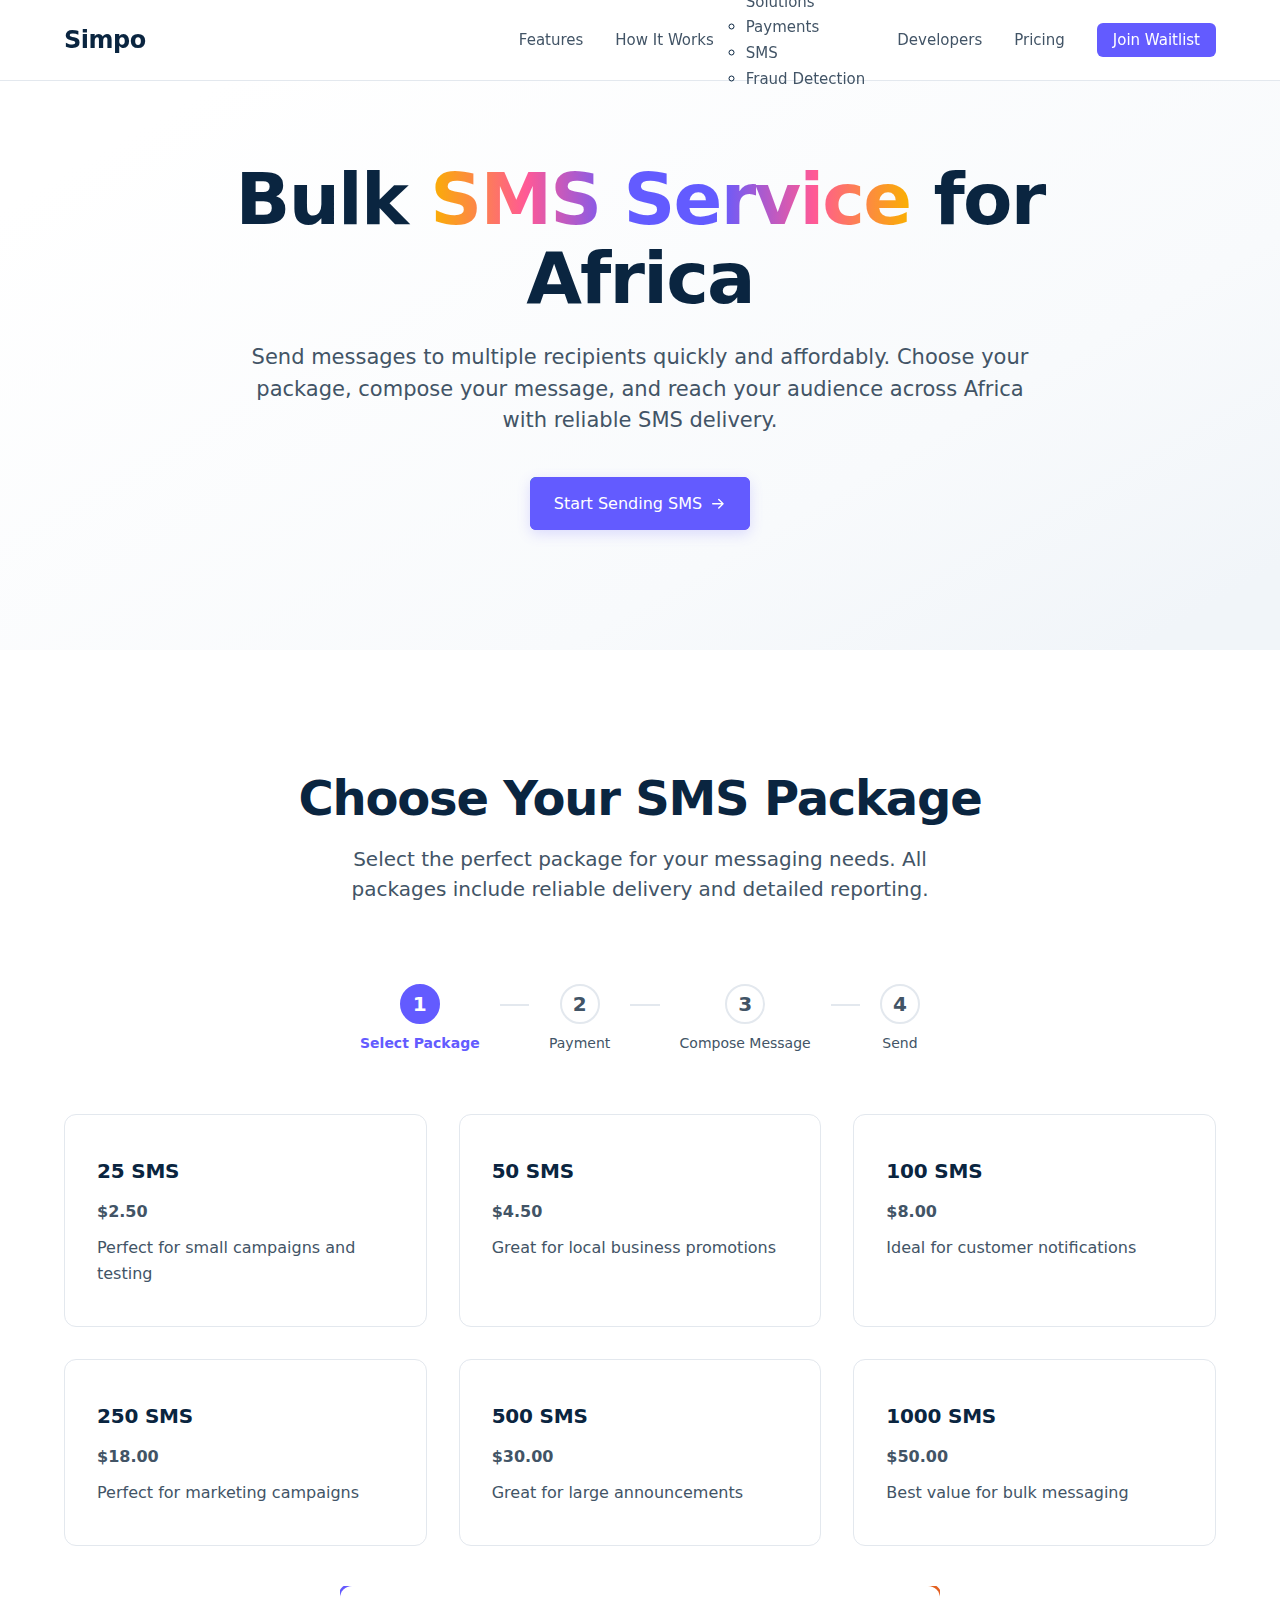
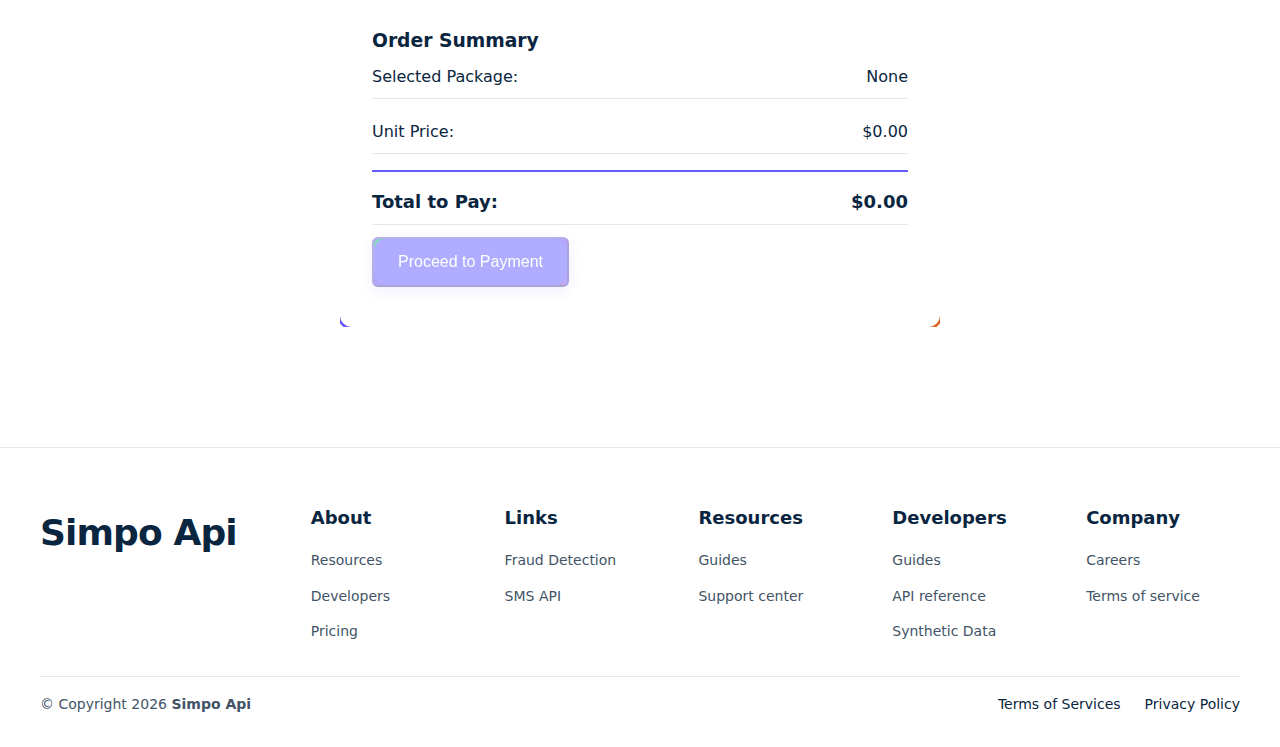
<file: simposms.html>
<!DOCTYPE html>
<html lang="en">
<head>
    <meta charset="UTF-8">
    <meta name="viewport" content="width=device-width, initial-scale=1.0">
    <title>Bulk SMS Service | Simpo API</title>
    <meta name="description" content="Send bulk SMS messages across Africa with Simpo API. Affordable pricing, reliable delivery, and easy integration for businesses and developers.">
    <link rel="icon" type="image/x-icon" href="/images/favicon.png">
    <link rel="canonical" href="https://www.usesimpo.com/simposms.html">
    <meta name="robots" content="index, follow">
    <link rel="stylesheet" href="styles.css">
</head>
<body>
    <header>
        <nav class="container">
            <a href="/" class="logo">Simpo</a>
            <ul class="nav-links">
                <li><a href="/#features">Features</a></li>
                <li><a href="/#how-it-works">How It Works</a></li>
                <li>
                    <a href="#">Solutions</a>
                    <ul class="submenu">
                        <li><a href="payments.html">Payments</a></li>
                        <li><a href="sms.html">SMS</a></li>
                        <li><a href="fraud-detection.html">Fraud Detection</a></li>
                    </ul>
                </li>
                <li><a href="/#developers">Developers</a></li>
                <li><a href="/#pricing">Pricing</a></li>
                <li><a href="https://forms.gle/1973hyVURf6BhR1U8" class="nav-cta">Join Waitlist</a></li>
            </ul>
            <!-- Mobile Menu Button -->
            <button class="mobile-menu-btn" aria-label="Toggle menu">
                <span></span>
                <span></span>
                <span></span>
            </button>
        </nav>
    </header>

    <section class="hero">
        <div class="container">
            <div class="hero-content">
                <h1>Bulk <span class="gradient-text">SMS Service</span> for Africa</h1>
                <p class="hero-subtitle">
                    Send messages to multiple recipients quickly and affordably. Choose your package, compose your message, and reach your audience across Africa with reliable SMS delivery.
                </p>
                <a href="#package-selection" class="hero-cta shimmer-card">
                    Start Sending SMS
                    <svg width="16" height="16" viewBox="0 0 16 16" fill="currentColor">
                        <path d="M8.22 2.97a.75.75 0 011.06 0l4.25 4.25a.75.75 0 010 1.06l-4.25 4.25a.75.75 0 01-1.06-1.06L11.44 8.5H2.75a.75.75 0 010-1.5h8.69L8.22 4.03a.75.75 0 010-1.06z"/>
                    </svg>
                </a>
            </div>
        </div>
    </section>

    <section class="section" id="package-selection">
        <div class="container">
            <div class="section-header">
                <h2>Choose Your SMS Package</h2>
                <p>Select the perfect package for your messaging needs. All packages include reliable delivery and detailed reporting.</p>
            </div>

            <div class="step-indicator">
                <div class="step active" id="step1">
                    <div class="step-number">1</div>
                    <div class="step-text">Select Package</div>
                </div>
                <div class="step" id="step2">
                    <div class="step-number">2</div>
                    <div class="step-text">Payment</div>
                </div>
                <div class="step" id="step3">
                    <div class="step-number">3</div>
                    <div class="step-text">Compose Message</div>
                </div>
                <div class="step" id="step4">
                    <div class="step-number">4</div>
                    <div class="step-text">Send</div>
                </div>
            </div>

            <div class="problem-grid">
                <div class="problem-card shimmer-card" data-amount="25" data-price="2.50">
                    <h3>25 SMS</h3>
                    <p class="package-price">$2.50</p>
                    <p>Perfect for small campaigns and testing</p>
                </div>
                <div class="problem-card shimmer-card" data-amount="50" data-price="4.50">
                    <h3>50 SMS</h3>
                    <p class="package-price">$4.50</p>
                    <p>Great for local business promotions</p>
                </div>
                <div class="problem-card shimmer-card" data-amount="100" data-price="8.00">
                    <h3>100 SMS</h3>
                    <p class="package-price">$8.00</p>
                    <p>Ideal for customer notifications</p>
                </div>
                <div class="problem-card shimmer-card" data-amount="250" data-price="18.00">
                    <h3>250 SMS</h3>
                    <p class="package-price">$18.00</p>
                    <p>Perfect for marketing campaigns</p>
                </div>
                <div class="problem-card shimmer-card" data-amount="500" data-price="30.00">
                    <h3>500 SMS</h3>
                    <p class="package-price">$30.00</p>
                    <p>Great for large announcements</p>
                </div>
                <div class="problem-card shimmer-card" data-amount="1000" data-price="50.00">
                    <h3>1000 SMS</h3>
                    <p class="package-price">$50.00</p>
                    <p>Best value for bulk messaging</p>
                </div>
            </div>

            <div class="summary-card shimmer-card">
                <h3>Order Summary</h3>
                <div class="summary-item">
                    <span>Selected Package:</span>
                    <span id="selected-package">None</span>
                </div>
                <div class="summary-item">
                    <span>Unit Price:</span>
                    <span id="unit-price">$0.00</span>
                </div>
                <div class="summary-item summary-total">
                    <span>Total to Pay:</span>
                    <span id="total-price">$0.00</span>
                </div>
                <button class="hero-cta shimmer-card" id="proceed-to-payment" disabled>Proceed to Payment</button>
            </div>
        </div>
    </section>

    <!-- Payment Section -->
    <section class="section hidden" id="payment-section">
        <div class="container">
            <div class="section-header">
                <h2>Complete Your Payment</h2>
                <p>Choose your preferred payment method to purchase your SMS package</p>
            </div>

            <div class="problem-grid">
                <div class="problem-card shimmer-card">
                    <h3>Mobile Money Payment</h3>
                    <div class="form-group">
                        <label for="phone-number">Mobile Money Number</label>
                        <input type="tel" class="form-control" id="phone-number" placeholder="e.g., 0551234567">
                    </div>
                    <div class="form-group">
                        <label for="network">Mobile Network</label>
                        <select class="form-control" id="network">
                            <option value="">Select your network</option>
                            <option value="mtn">MTN Mobile Money</option>
                            <option value="vodafone">Vodafone Cash</option>
                            <option value="airteltigo">AirtelTigo Money</option>
                        </select>
                    </div>
                </div>

                <div class="problem-card shimmer-card">
                    <h3>Payment Summary</h3>
                    <div class="summary-item">
                        <span>Package:</span>
                        <span id="payment-package">25 SMS</span>
                    </div>
                    <div class="summary-item">
                        <span>SMS Count:</span>
                        <span id="payment-sms-count">25</span>
                    </div>
                    <div class="summary-item summary-total">
                        <span>Amount to Pay:</span>
                        <span id="payment-amount">$2.50</span>
                    </div>
                    <button class="hero-cta shimmer-card" id="make-payment">Pay Now</button>
                </div>
            </div>
        </div>
    </section>

    <!-- Message Composition Section -->
    <section class="section hidden" id="message-section">
        <div class="container">
            <div class="section-header">
                <h2>Compose Your Message</h2>
                <p>Enter your recipients and craft your message. We'll calculate the exact SMS count for you.</p>
            </div>

            <div class="problem-grid">
                <div class="problem-card shimmer-card">
                    <h3>Recipients</h3>
                    <div class="form-group">
                        <label for="recipients">Phone Numbers (separate with commas)</label>
                        <textarea class="form-control" id="recipients" placeholder="e.g., 0201234567, 0557654321, +256700000000"></textarea>
                        <div class="char-count"><span id="recipient-count">0</span> numbers entered</div>
                    </div>
                </div>

                <div class="problem-card shimmer-card">
                    <h3>Message Content</h3>
                    <div class="form-group">
                        <label for="message">Your Message</label>
                        <textarea class="form-control" id="message" placeholder="Type your message here..."></textarea>
                        <div class="char-count"><span id="char-count">0</span> characters (160 characters per SMS)</div>
                    </div>
                </div>

                <div class="problem-card shimmer-card">
                    <h3>Send Summary</h3>
                    <div class="summary-item">
                        <span>Messages to send:</span>
                        <span id="messages-to-send">0</span>
                    </div>
                    <div class="summary-item">
                        <span>Recipients:</span>
                        <span id="recipients-count">0</span>
                    </div>
                    <div class="summary-item">
                        <span>Available in package:</span>
                        <span id="available-sms">25</span>
                    </div>
                    <button class="hero-cta shimmer-card" id="send-messages">Send Messages</button>
                </div>
            </div>
        </div>
    </section>

    <!-- Confirmation Section -->
    <section class="section hidden" id="confirmation-section">
        <div class="container">
            <div class="section-header">
                <h2>Messages Sent Successfully! 🎉</h2>
                <p>Your bulk SMS messages have been delivered to all recipients</p>
            </div>

            <div class="problem-grid">
                <div class="problem-card shimmer-card">
                    <div style="text-align: center; padding: 20px;">
                        <div style="font-size: 4rem; margin-bottom: 20px;">✅</div>
                        <h3>Delivery Confirmed</h3>
                        <p>All messages have been successfully sent and delivered to your recipients.</p>
                    </div>
                </div>

                <div class="problem-card shimmer-card">
                    <h3>Delivery Report</h3>
                    <div class="summary-item">
                        <span>Messages Sent:</span>
                        <span id="sent-count">25</span>
                    </div>
                    <div class="summary-item">
                        <span>Recipients Reached:</span>
                        <span id="sent-recipients">5</span>
                    </div>
                    <div class="summary-item">
                        <span>Total Cost:</span>
                        <span id="sent-cost">$2.50</span>
                    </div>
                    <div class="summary-item">
                        <span>Delivery Rate:</span>
                        <span style="color: #10B981;">100%</span>
                    </div>
                    <button class="hero-cta shimmer-card" id="send-more">Send More Messages</button>
                </div>
            </div>
        </div>
    </section>

    <!-- Back to Top Button -->
    <button class="back-to-top" aria-label="Back to top">
        ↑
    </button>

    <footer>
        <div class="container footer-inner">
            <div class="footer-grid">
                <div>
                    <div class="footer-logo">Simpo Api</div>
                </div>
                <div class="footer-col">
                    <h4>About</h4>
                    <ul>
                        <li><a href="/#features">Resources</a></li>
                        <li><a href="/#developers">Developers</a></li>
                        <li><a href="/#pricing">Pricing</a></li>
                    </ul>
                </div>
                <div class="footer-col">
                    <h4>Links</h4>
                    <ul>
                        <li><a href="/fraud-detection.html">Fraud Detection</a></li>
                        <li><a href="/sms.html">SMS API</a></li>
                    </ul>
                </div>
                <div class="footer-col">
                    <h4>Resources</h4>
                    <ul>
                        <li><a href="/#how-it-works">Guides</a></li>
                        <li><a href="#">Support center</a></li>
                    </ul>
                </div>
                <div class="footer-col">
                    <h4>Developers</h4>
                    <ul>
                        <li><a href="/#developers">Guides</a></li>
                        <li><a href="/#features">API reference</a></li>
                        <li><a href="/synthetic.html">Synthetic Data</a></li>                    
                    </ul>
                </div>
                <div class="footer-col">
                    <h4>Company</h4>
                    <ul>
                        <li><a href="#">Careers</a></li>
                        <li><a href="#">Terms of service</a></li>
                    </ul>
                </div>
            </div>
            <hr class="footer-divider" />
            <div class="footer-bottom">
                <div>© Copyright <span id="copyrightYear"></span> <strong>Simpo Api</strong></div>
                <div class="footer-legal">
                    <a href="#">Terms of Services</a>
                    <a href="#">Privacy Policy</a>
                </div>
            </div>
        </div>
    </footer>

    <script src="script.js"></script>
    <script>
        document.addEventListener('DOMContentLoaded', function() {
            // Package selection
            const packageOptions = document.querySelectorAll('.problem-card[data-amount]');
            const selectedPackageEl = document.getElementById('selected-package');
            const unitPriceEl = document.getElementById('unit-price');
            const totalPriceEl = document.getElementById('total-price');
            const proceedBtn = document.getElementById('proceed-to-payment');
            
            // Payment section
            const paymentSection = document.getElementById('payment-section');
            const paymentPackageEl = document.getElementById('payment-package');
            const paymentSmsCountEl = document.getElementById('payment-sms-count');
            const paymentAmountEl = document.getElementById('payment-amount');
            const makePaymentBtn = document.getElementById('make-payment');
            
            // Message section
            const messageSection = document.getElementById('message-section');
            const recipientsEl = document.getElementById('recipients');
            const messageEl = document.getElementById('message');
            const recipientCountEl = document.getElementById('recipient-count');
            const charCountEl = document.getElementById('char-count');
            const messagesToSendEl = document.getElementById('messages-to-send');
            const recipientsCountEl = document.getElementById('recipients-count');
            const availableSmsEl = document.getElementById('available-sms');
            const sendMessagesBtn = document.getElementById('send-messages');
            
            // Confirmation section
            const confirmationSection = document.getElementById('confirmation-section');
            const sentCountEl = document.getElementById('sent-count');
            const sentRecipientsEl = document.getElementById('sent-recipients');
            const sentCostEl = document.getElementById('sent-cost');
            const sendMoreBtn = document.getElementById('send-more');
            
            // Steps
            const step1 = document.getElementById('step1');
            const step2 = document.getElementById('step2');
            const step3 = document.getElementById('step3');
            const step4 = document.getElementById('step4');
            
            let selectedPackage = null;
            let messageCount = 0;
            
            // Package selection logic
            packageOptions.forEach(option => {
                option.addEventListener('click', function() {
                    packageOptions.forEach(opt => opt.classList.remove('selected'));
                    this.classList.add('selected');
                    
                    selectedPackage = {
                        amount: this.dataset.amount,
                        price: this.dataset.price
                    };
                    
                    selectedPackageEl.textContent = `${selectedPackage.amount} SMS`;
                    unitPriceEl.textContent = `$${(parseFloat(selectedPackage.price) / parseInt(selectedPackage.amount)).toFixed(2)} per SMS`;
                    totalPriceEl.textContent = `$${selectedPackage.price}`;
                    
                    proceedBtn.disabled = false;
                    proceedBtn.style.opacity = '1';
                    proceedBtn.style.cursor = 'pointer';
                });
            });
            
            // Proceed to payment
            proceedBtn.addEventListener('click', function() {
                if (!selectedPackage || this.disabled) return;
                
                document.getElementById('package-selection').classList.add('hidden');
                paymentSection.classList.remove('hidden');
                
                paymentPackageEl.textContent = `${selectedPackage.amount} SMS`;
                paymentSmsCountEl.textContent = selectedPackage.amount;
                paymentAmountEl.textContent = `$${selectedPackage.price}`;
                
                // Update steps
                step1.classList.remove('active');
                step1.classList.add('completed');
                step2.classList.add('active');
                
                // Smooth scroll to payment section
                paymentSection.scrollIntoView({ behavior: 'smooth' });
            });
            
            // Make payment
            makePaymentBtn.addEventListener('click', function() {
                const phoneNumber = document.getElementById('phone-number').value;
                const network = document.getElementById('network').value;
                
                if (!phoneNumber || !network) {
                    alert('Please enter your mobile money number and select your network');
                    return;
                }
                
                // Simulate payment processing
                setTimeout(function() {
                    paymentSection.classList.add('hidden');
                    messageSection.classList.remove('hidden');
                    
                    availableSmsEl.textContent = selectedPackage.amount;
                    
                    // Update steps
                    step2.classList.remove('active');
                    step2.classList.add('completed');
                    step3.classList.add('active');
                    
                    // Smooth scroll to message section
                    messageSection.scrollIntoView({ behavior: 'smooth' });
                }, 1000);
            });
            
            // Recipients input
            recipientsEl.addEventListener('input', function() {
                const numbers = this.value.split(',').filter(num => num.trim() !== '');
                recipientCountEl.textContent = numbers.length;
                recipientsCountEl.textContent = numbers.length;
                
                updateMessageCount();
            });
            
            // Message input
            messageEl.addEventListener('input', function() {
                charCountEl.textContent = this.value.length;
                updateMessageCount();
            });
            
            function updateMessageCount() {
                const message = messageEl.value;
                const numbers = recipientsEl.value.split(',').filter(num => num.trim() !== '');
                
                if (!message || numbers.length === 0) {
                    messagesToSendEl.textContent = '0';
                    return;
                }
                
                // Calculate number of SMS needed for the message
                const smsNeeded = Math.ceil(message.length / 160);
                messageCount = smsNeeded * numbers.length;
                
                messagesToSendEl.textContent = messageCount;
            }
            
            // Send messages
            sendMessagesBtn.addEventListener('click', function() {
                if (messageCount > parseInt(selectedPackage.amount)) {
                    alert(`You're trying to send ${messageCount} messages but your package only includes ${selectedPackage.amount} messages. Please upgrade your package or reduce recipients/message length.`);
                    return;
                }
                
                if (messageCount === 0) {
                    alert('Please enter recipients and a message');
                    return;
                }
                
                // Simulate sending
                setTimeout(function() {
                    messageSection.classList.add('hidden');
                    confirmationSection.classList.remove('hidden');
                    
                    const numbers = recipientsEl.value.split(',').filter(num => num.trim() !== '');
                    
                    sentCountEl.textContent = messageCount;
                    sentRecipientsEl.textContent = numbers.length;
                    sentCostEl.textContent = `$${selectedPackage.price}`;
                    
                    // Update steps
                    step3.classList.remove('active');
                    step3.classList.add('completed');
                    step4.classList.add('active');
                    
                    // Smooth scroll to confirmation section
                    confirmationSection.scrollIntoView({ behavior: 'smooth' });
                }, 1500);
            });
            
            // Send more messages
            sendMoreBtn.addEventListener('click', function() {
                confirmationSection.classList.add('hidden');
                document.getElementById('package-selection').classList.remove('hidden');
                
                // Reset form
                packageOptions.forEach(opt => opt.classList.remove('selected'));
                selectedPackage = null;
                selectedPackageEl.textContent = 'None';
                unitPriceEl.textContent = '$0.00';
                totalPriceEl.textContent = '$0.00';
                proceedBtn.disabled = true;
                proceedBtn.style.opacity = '0.5';
                proceedBtn.style.cursor = 'not-allowed';
                
                document.getElementById('phone-number').value = '';
                document.getElementById('network').value = '';
                recipientsEl.value = '';
                messageEl.value = '';
                recipientCountEl.textContent = '0';
                charCountEl.textContent = '0';
                messagesToSendEl.textContent = '0';
                recipientsCountEl.textContent = '0';
                
                // Reset steps
                step1.classList.add('active');
                step1.classList.remove('completed');
                step2.classList.remove('active', 'completed');
                step3.classList.remove('active', 'completed');
                step4.classList.remove('active');
                
                // Smooth scroll to package selection
                document.getElementById('package-selection').scrollIntoView({ behavior: 'smooth' });
            });
        });
    </script>

    <style>
        /* Additional styles for the SMS page */
        .hidden { display: none; }
        
        .selected {
            border-color: #635BFF !important;
            background: linear-gradient(135deg, #f8fafc 0%, #ffffff 100%) !important;
            transform: translateY(-2px);
            box-shadow: 0 8px 25px rgba(99, 91, 255, 0.15) !important;
        }
        
        .package-price {
            font-size: 24px;
            font-weight: 600;
            color: #635BFF;
            margin: 10px 0;
        }
        
        .summary-card {
            max-width: 600px;
            margin: 40px auto 0;
            padding: 40px 32px;
        }
        
        .summary-item {
            display: flex;
            justify-content: space-between;
            margin-bottom: 12px;
            padding: 8px 0;
            border-bottom: 1px solid #E3E8EE;
        }
        
        .summary-item:last-child {
            border-bottom: none;
        }
        
        .summary-total {
            font-weight: 600;
            font-size: 18px;
            color: #0A2540;
            margin-top: 16px;
            padding-top: 16px;
            border-top: 2px solid #635BFF !important;
        }
        
        .form-group {
            margin-bottom: 24px;
        }
        
        .form-group label {
            display: block;
            margin-bottom: 8px;
            font-weight: 600;
            color: #0A2540;
        }
        
        .form-control {
            width: 100%;
            padding: 12px 16px;
            border: 1px solid #E3E8EE;
            border-radius: 8px;
            font-size: 16px;
            transition: all 0.15s ease;
            background: white;
        }
        
        .form-control:focus {
            outline: none;
            border-color: #635BFF;
            box-shadow: 0 0 0 3px rgba(99, 91, 255, 0.1);
        }
        
        textarea.form-control {
            min-height: 120px;
            resize: vertical;
        }
        
        .char-count {
            text-align: right;
            font-size: 14px;
            color: #425466;
            margin-top: 8px;
        }
        
        .step-indicator {
            display: flex;
            justify-content: space-between;
            margin: 60px 0;
            position: relative;
            max-width: 600px;
            margin-left: auto;
            margin-right: auto;
        }
        
        .step-indicator::before {
            content: '';
            position: absolute;
            top: 20px;
            left: 0;
            right: 0;
            height: 2px;
            background: #E3E8EE;
            z-index: 1;
        }
        
        .step {
            display: flex;
            flex-direction: column;
            align-items: center;
            position: relative;
            z-index: 2;
            background: white;
            padding: 0 20px;
        }
        
        .step-number {
            width: 40px;
            height: 40px;
            border-radius: 50%;
            background: white;
            border: 2px solid #E3E8EE;
            display: flex;
            align-items: center;
            justify-content: center;
            font-weight: 600;
            margin-bottom: 8px;
            color: #425466;
        }
        
        .step.active .step-number {
            background: #635BFF;
            color: white;
            border-color: #635BFF;
        }
        
        .step.completed .step-number {
            background: #10B981;
            color: white;
            border-color: #10B981;
        }
        
        .step-text {
            font-size: 14px;
            color: #425466;
            font-weight: 500;
        }
        
        .step.active .step-text {
            color: #635BFF;
            font-weight: 600;
        }
        
        .step.completed .step-text {
            color: #10B981;
            font-weight: 600;
        }
        
        #proceed-to-payment:disabled {
            opacity: 0.5;
            cursor: not-allowed;
            pointer-events: none;
        }
        
        @media (max-width: 768px) {
            .step-indicator {
                flex-direction: column;
                gap: 20px;
                margin: 40px 0;
            }
            
            .step-indicator::before {
                display: none;
            }
            
            .step {
                flex-direction: row;
                gap: 15px;
                justify-content: flex-start;
                width: 100%;
            }
            
            .summary-card {
                margin: 20px auto 0;
                padding: 24px 20px;
            }
        }
    </style>
</body>
</html>
</file>
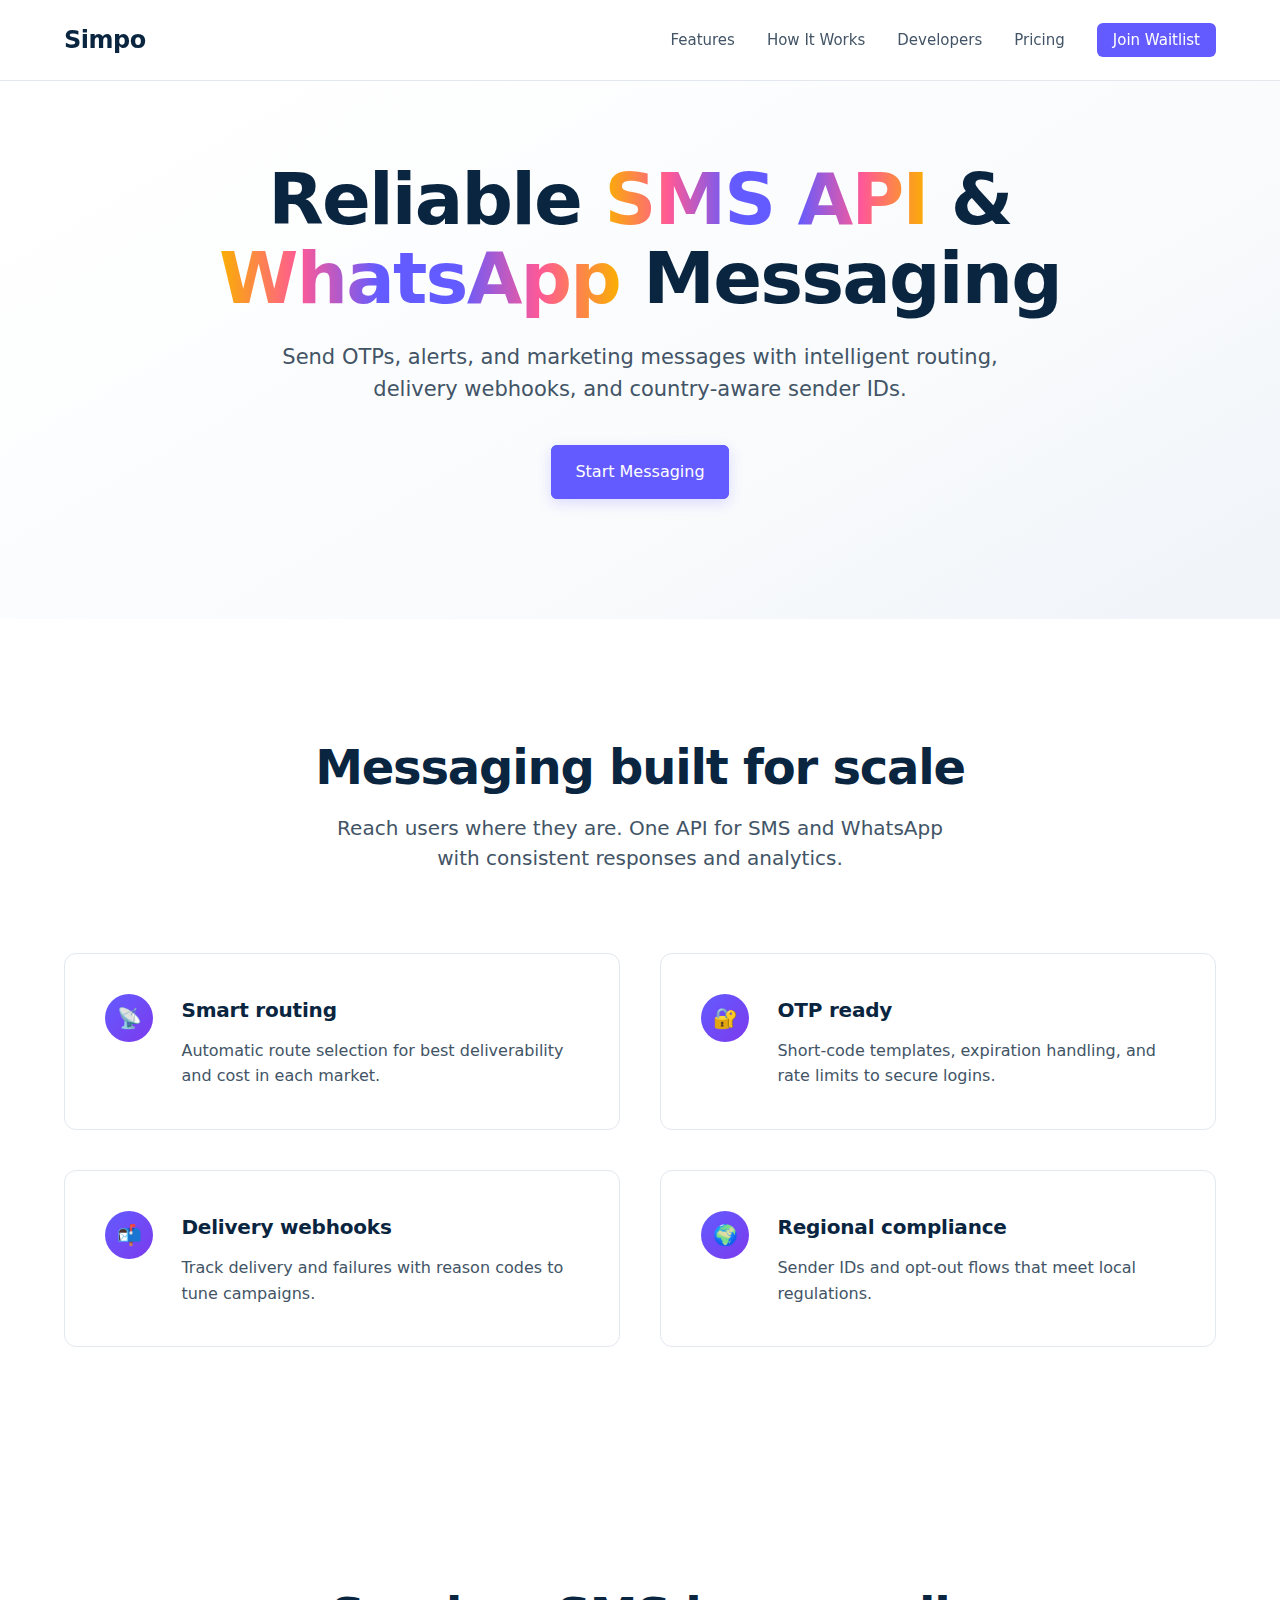
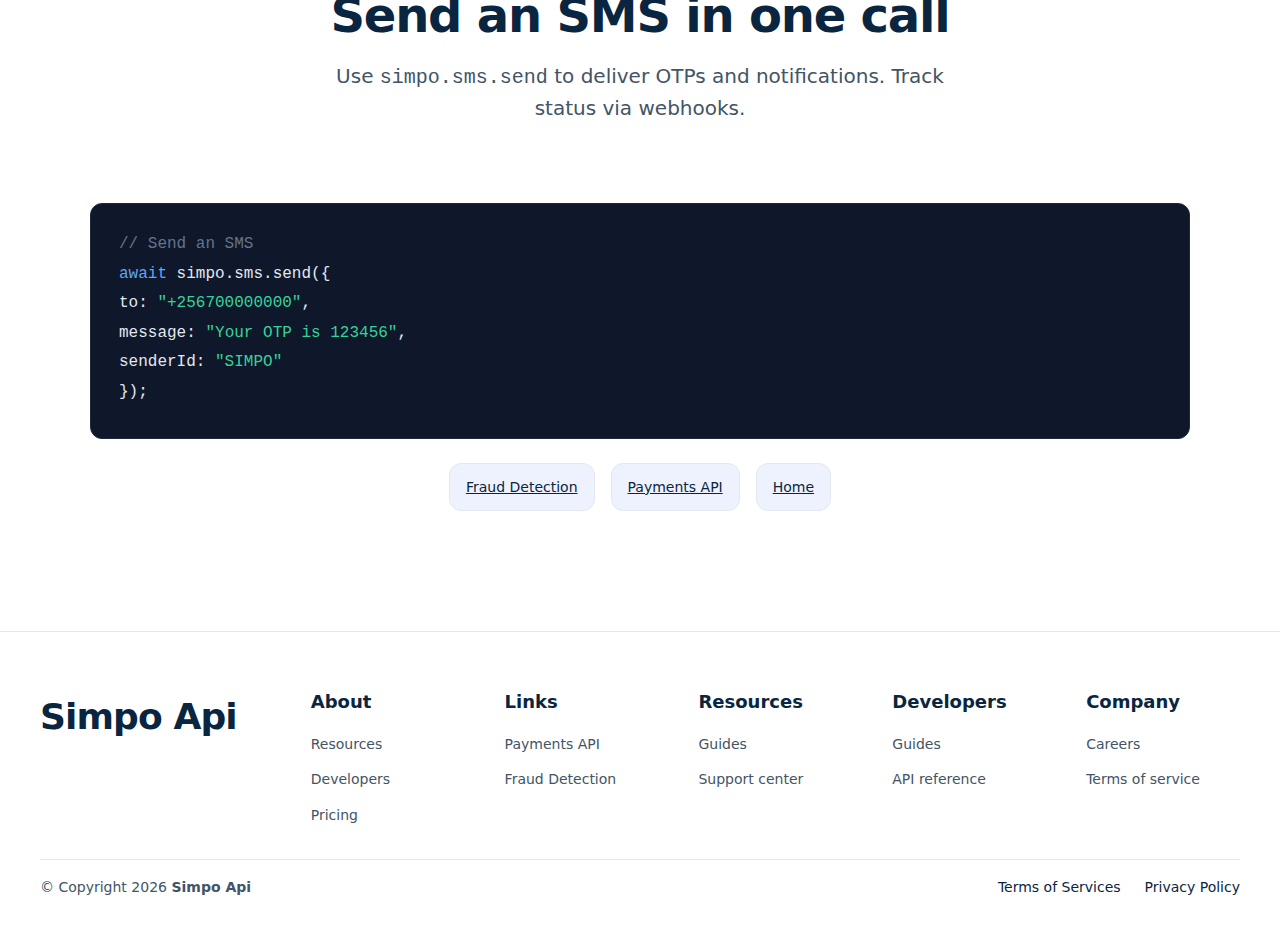
<file: sms-api.html>
<!DOCTYPE html>
<html lang="en">
<head>
    <meta charset="UTF-8">
    <meta name="viewport" content="width=device-width, initial-scale=1.0">
    <title>SMS API & WhatsApp Messaging | Simpo API</title>
    <meta name="description" content="SMS API and WhatsApp messaging for Africa. Send OTPs and notifications with intelligent routing and delivery tracking via Simpo API.">
    <link rel="icon" type="image/x-icon" href="/images/favicon.png">
    <link rel="canonical" href="https://www.usesimpo.com/sms-api.html">
    <meta name="robots" content="index, follow">
    <link rel="stylesheet" href="styles.css">
</head>
<body>
    <header>
        <nav class="container">
            <a href="/" class="logo">Simpo</a>
            <ul class="nav-links">
                <li><a href="/#features">Features</a></li>
                <li><a href="/#how-it-works">How It Works</a></li>
                <li><a href="/#developers">Developers</a></li>
                <li><a href="/#pricing">Pricing</a></li>
                <li><a href="https://forms.gle/1973hyVURf6BhR1U8" class="nav-cta">Join Waitlist</a></li>
            </ul>
            <button class="mobile-menu-btn" aria-label="Toggle menu"><span></span><span></span><span></span></button>
        </nav>
    </header>

    <section class="hero">
        <div class="container">
            <div class="hero-content">
                <h1>Reliable <span class="gradient-text">SMS API</span> & <span class="gradient-text">WhatsApp</span> Messaging</h1>
                <p class="hero-subtitle">Send OTPs, alerts, and marketing messages with intelligent routing, delivery webhooks, and country‑aware sender IDs.</p>
                <a href="/#pricing" class="hero-cta shimmer-card">Start Messaging</a>
            </div>
        </div>
    </section>

    <section class="section">
        <div class="container">
            <div class="section-header">
                <h2>Messaging built for scale</h2>
                <p>Reach users where they are. One API for SMS and WhatsApp with consistent responses and analytics.</p>
            </div>
            <div class="features-grid">
                <div class="feature-card shimmer-card"><div class="feature-icon">📡</div><h3>Smart routing</h3><p>Automatic route selection for best deliverability and cost in each market.</p></div>
                <div class="feature-card shimmer-card"><div class="feature-icon">🔐</div><h3>OTP ready</h3><p>Short‑code templates, expiration handling, and rate limits to secure logins.</p></div>
                <div class="feature-card shimmer-card"><div class="feature-icon">📬</div><h3>Delivery webhooks</h3><p>Track delivery and failures with reason codes to tune campaigns.</p></div>
                <div class="feature-card shimmer-card"><div class="feature-icon">🌍</div><h3>Regional compliance</h3><p>Sender IDs and opt‑out flows that meet local regulations.</p></div>
            </div>
        </div>
    </section>

    <section class="section" id="developers">
        <div class="container">
            <div class="section-header">
                <h2>Send an SMS in one call</h2>
                <p>Use <code>simpo.sms.send</code> to deliver OTPs and notifications. Track status via webhooks.</p>
            </div>
            <div class="code-review anchor-offset">
                <div class="code-preview">
                    <div class="code-line"><span class="code-comment">// Send an SMS</span></div>
                    <div class="code-line"><span class="code-keyword">await</span> simpo.sms.send({</div>
                    <div class="code-line">  to: <span class="code-string">"+256700000000"</span>,</div>
                    <div class="code-line">  message: <span class="code-string">"Your OTP is 123456"</span>,</div>
                    <div class="code-line">  senderId: <span class="code-string">"SIMPO"</span></div>
                    <div class="code-line">});</div>
                </div>
            </div>
            <div class="pricing-badges" style="justify-content:center; margin-top:24px;">
                <a class="pricing-badge" href="/fraud-detection.html">Fraud Detection</a>
                <a class="pricing-badge" href="/payments-api.html">Payments API</a>
                <a class="pricing-badge" href="/">Home</a>
            </div>
        </div>
    </section>

    <footer>
        <div class="container footer-inner">
            <div class="footer-grid">
                <div><div class="footer-logo">Simpo Api</div></div>
                <div class="footer-col"><h4>About</h4><ul><li><a href="/#features">Resources</a></li><li><a href="/#developers">Developers</a></li><li><a href="/#pricing">Pricing</a></li></ul></div>
                <div class="footer-col"><h4>Links</h4><ul><li><a href="/payments-api.html">Payments API</a></li><li><a href="/fraud-detection.html">Fraud Detection</a></li></ul></div>
                <div class="footer-col"><h4>Resources</h4><ul><li><a href="/#how-it-works">Guides</a></li><li><a href="#">Support center</a></li></ul></div>
                <div class="footer-col"><h4>Developers</h4><ul><li><a href="/#developers">Guides</a></li><li><a href="/#features">API reference</a></li></ul></div>
                <div class="footer-col"><h4>Company</h4><ul><li><a href="#">Careers</a></li><li><a href="#">Terms of service</a></li></ul></div>
            </div>
            <hr class="footer-divider" />
            <div class="footer-bottom">
                <div>© Copyright <span id="copyrightYear"></span> <strong>Simpo Api</strong></div>
                <div class="footer-legal"><a href="#">Terms of Services</a><a href="#">Privacy Policy</a></div>
            </div>
        </div>
    </footer>

    <script src="script.js"></script>
</body>
</html>
</file>
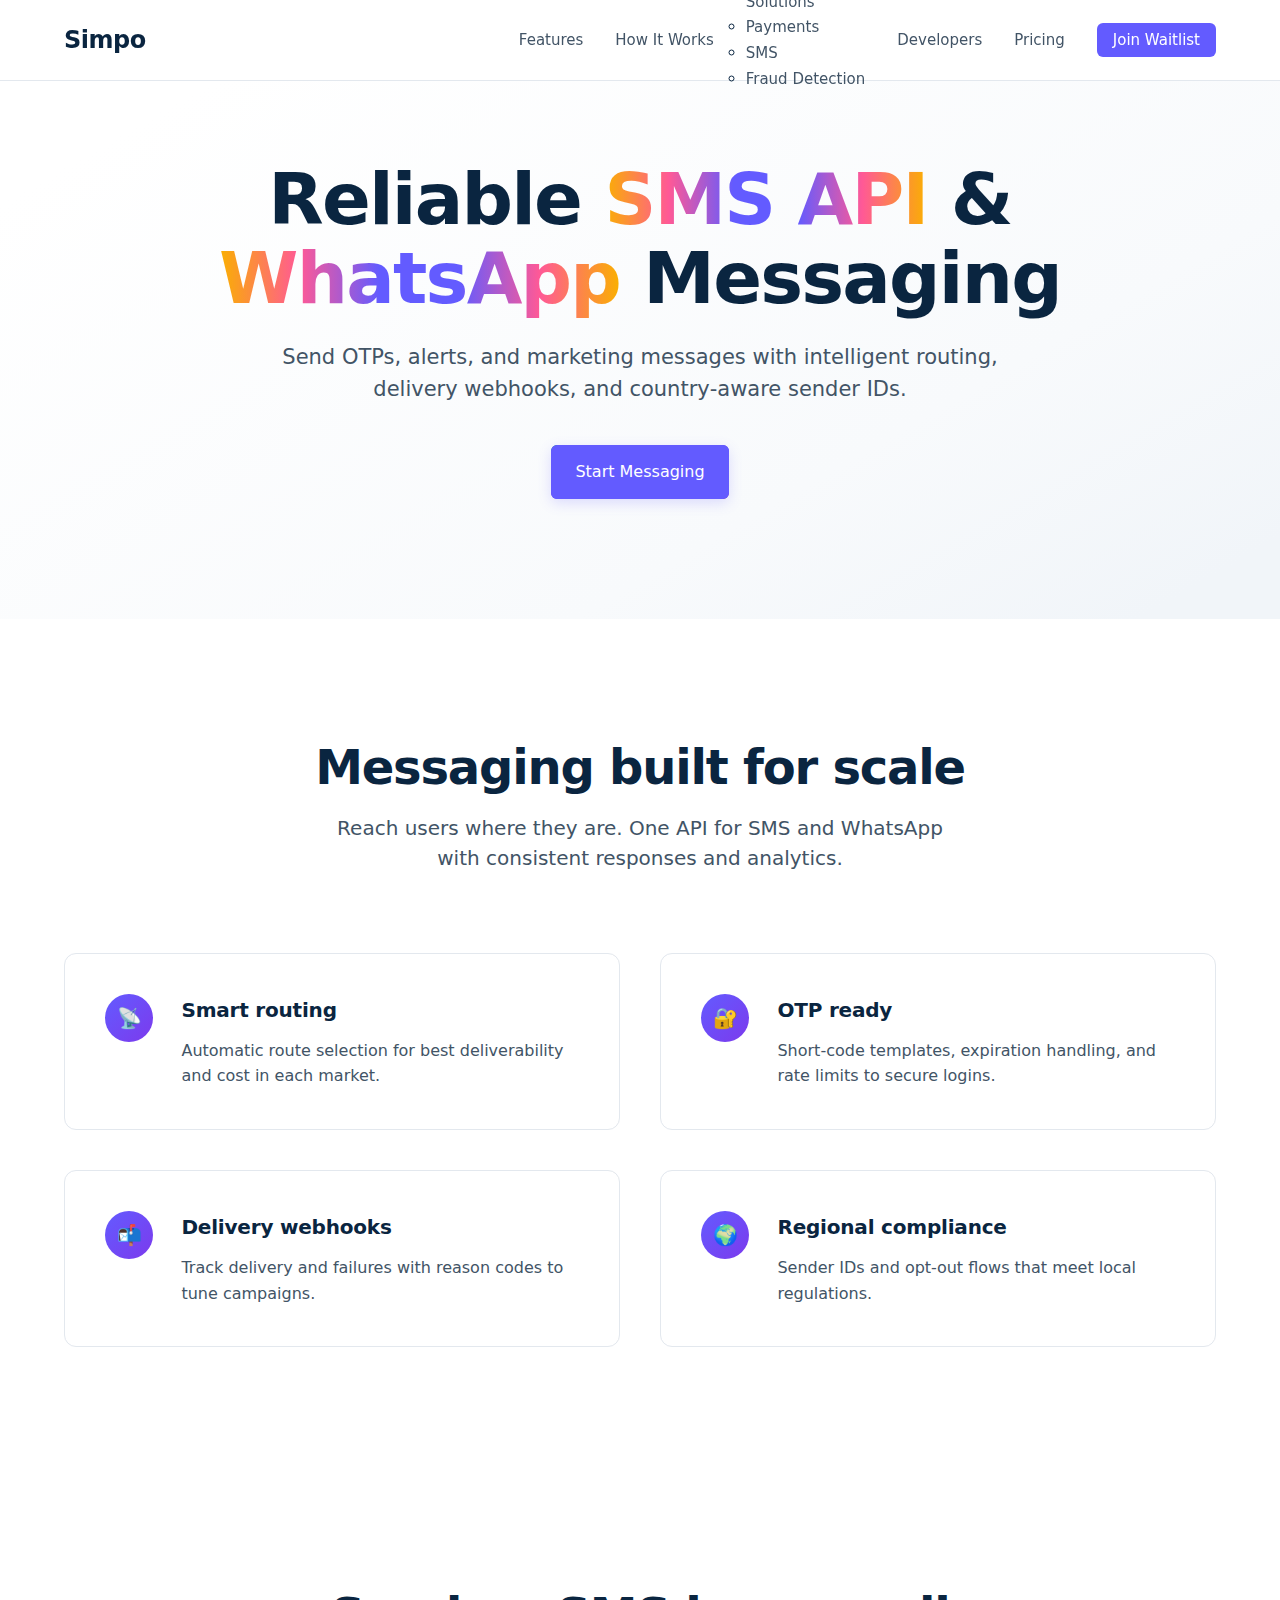
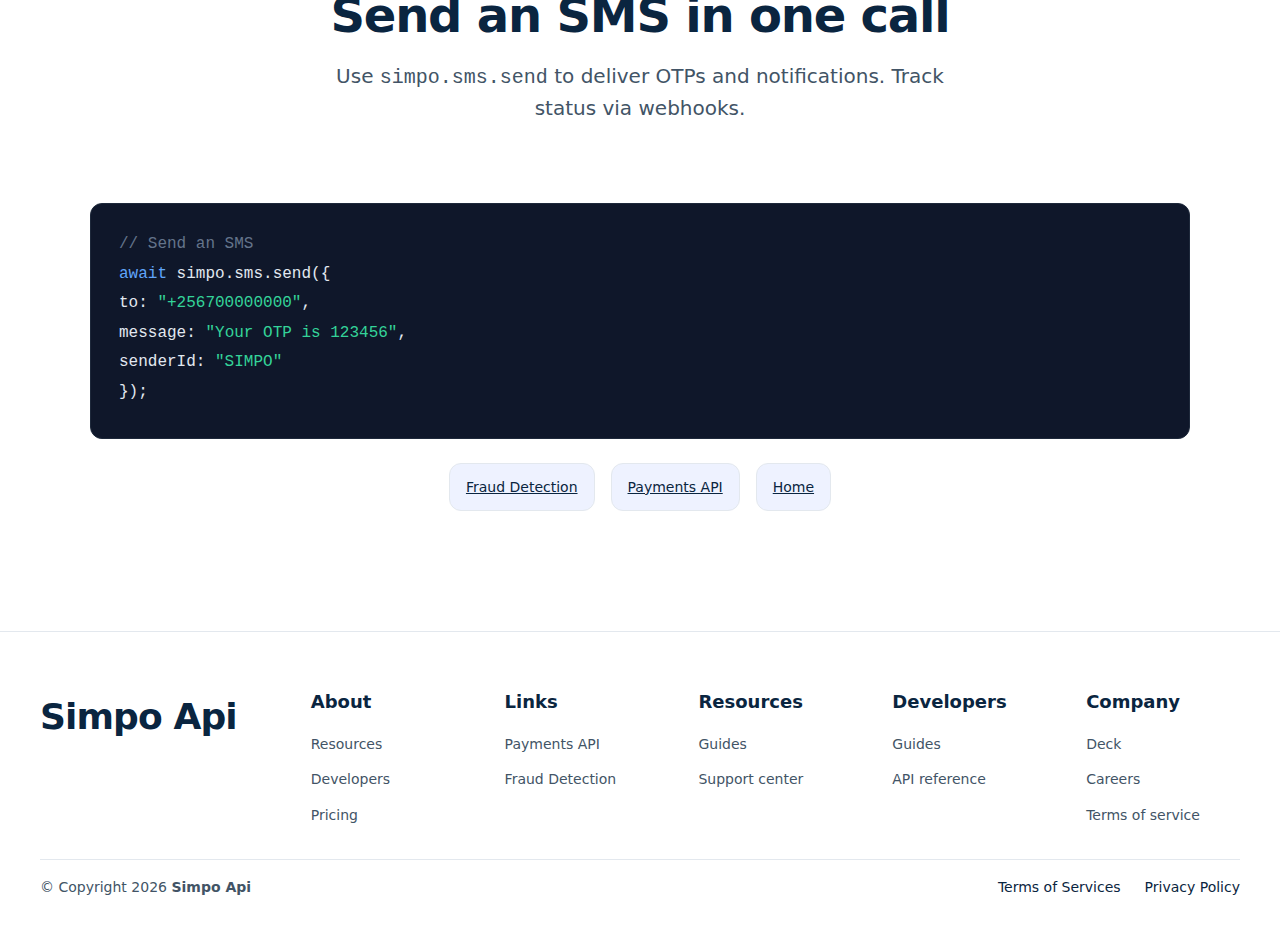
<file: sms.html>
<!DOCTYPE html>
<html lang="en">
<head>
    <meta charset="UTF-8">
    <meta name="viewport" content="width=device-width, initial-scale=1.0">
    <title>SMS API & WhatsApp Messaging | Simpo API</title>
    <meta name="description" content="SMS API and WhatsApp messaging for Africa. Send OTPs and notifications with intelligent routing and delivery tracking via Simpo API.">
    <link rel="icon" type="image/x-icon" href="/images/favicon.png">
    <link rel="canonical" href="https://www.usesimpo.com/sms-api.html">
    <meta name="robots" content="index, follow">
    <link rel="stylesheet" href="styles.css">
</head>
<body>
    <header>
        <nav class="container">
            <a href="/" class="logo">Simpo</a>
            <ul class="nav-links">
                <li><a href="/#features">Features</a></li>
                <li><a href="/#how-it-works">How It Works</a></li>
                <li>
            <a href="#">Solutions</a>
            <ul class="submenu">
                <li><a href="payments.html">Payments</a></li>
                <li><a href="sms.html">SMS</a></li>
                <li><a href="fraud-detection.html">Fraud Detection</a></li>
            </ul>
        </li>
                <li><a href="/#developers">Developers</a></li>
                <li><a href="/#pricing">Pricing</a></li>
                <li><a href="https://forms.gle/1973hyVURf6BhR1U8" class="nav-cta">Join Waitlist</a></li>
            </ul>
            <button class="mobile-menu-btn" aria-label="Toggle menu"><span></span><span></span><span></span></button>
        </nav>
    </header>

    <section class="hero">
        <div class="container">
            <div class="hero-content">
                <h1>Reliable <span class="gradient-text">SMS API</span> & <span class="gradient-text">WhatsApp</span> Messaging</h1>
                <p class="hero-subtitle">Send OTPs, alerts, and marketing messages with intelligent routing, delivery webhooks, and country‑aware sender IDs.</p>
                <a href="/#pricing" class="hero-cta shimmer-card">Start Messaging</a>
            </div>
        </div>
    </section>

    <section class="section">
        <div class="container">
            <div class="section-header">
                <h2>Messaging built for scale</h2>
                <p>Reach users where they are. One API for SMS and WhatsApp with consistent responses and analytics.</p>
            </div>
            <div class="features-grid">
                <div class="feature-card shimmer-card"><div class="feature-icon">📡</div><h3>Smart routing</h3><p>Automatic route selection for best deliverability and cost in each market.</p></div>
                <div class="feature-card shimmer-card"><div class="feature-icon">🔐</div><h3>OTP ready</h3><p>Short‑code templates, expiration handling, and rate limits to secure logins.</p></div>
                <div class="feature-card shimmer-card"><div class="feature-icon">📬</div><h3>Delivery webhooks</h3><p>Track delivery and failures with reason codes to tune campaigns.</p></div>
                <div class="feature-card shimmer-card"><div class="feature-icon">🌍</div><h3>Regional compliance</h3><p>Sender IDs and opt‑out flows that meet local regulations.</p></div>
            </div>
        </div>
    </section>

    <section class="section" id="developers">
        <div class="container">
            <div class="section-header">
                <h2>Send an SMS in one call</h2>
                <p>Use <code>simpo.sms.send</code> to deliver OTPs and notifications. Track status via webhooks.</p>
            </div>
            <div class="code-review anchor-offset">
                <div class="code-preview">
                    <div class="code-line"><span class="code-comment">// Send an SMS</span></div>
                    <div class="code-line"><span class="code-keyword">await</span> simpo.sms.send({</div>
                    <div class="code-line">  to: <span class="code-string">"+256700000000"</span>,</div>
                    <div class="code-line">  message: <span class="code-string">"Your OTP is 123456"</span>,</div>
                    <div class="code-line">  senderId: <span class="code-string">"SIMPO"</span></div>
                    <div class="code-line">});</div>
                </div>
            </div>
            <div class="pricing-badges" style="justify-content:center; margin-top:24px;">
                <a class="pricing-badge" href="/fraud-detection.html">Fraud Detection</a>
                <a class="pricing-badge" href="/payments-api.html">Payments API</a>
                <a class="pricing-badge" href="/">Home</a>
            </div>
        </div>
    </section>

    <footer>
        <div class="container footer-inner">
            <div class="footer-grid">
                <div><div class="footer-logo">Simpo Api</div></div>
                <div class="footer-col"><h4>About</h4><ul><li><a href="/#features">Resources</a></li><li><a href="/#developers">Developers</a></li><li><a href="/#pricing">Pricing</a></li></ul></div>
                <div class="footer-col"><h4>Links</h4><ul><li><a href="/payments-api.html">Payments API</a></li><li><a href="/fraud-detection.html">Fraud Detection</a></li></ul></div>
                <div class="footer-col"><h4>Resources</h4><ul><li><a href="/#how-it-works">Guides</a></li><li><a href="#">Support center</a></li></ul></div>
                <div class="footer-col"><h4>Developers</h4><ul><li><a href="/#developers">Guides</a></li><li><a href="/#features">API reference</a></li></ul></div>
                <div class="footer-col"><h4>Company</h4><ul><li><a href="/simpo deck.pdf" target="_blank">Deck</a></li><li><a href="#">Careers</a></li><li><a href="#">Terms of service</a></li></ul></div>
            </div>
            <hr class="footer-divider" />
            <div class="footer-bottom">
                <div>© Copyright <span id="copyrightYear"></span> <strong>Simpo Api</strong></div>
                <div class="footer-legal"><a href="#">Terms of Services</a><a href="#">Privacy Policy</a></div>
            </div>
        </div>
    </footer>

    <script src="script.js"></script>
</body>
</html>
</file>
<file: styles.css>
* {
    margin: 0;
    padding: 0;
    box-sizing: border-box;
}

body {
    font-family: -apple-system, BlinkMacSystemFont, "Segoe UI", Roboto, system-ui, sans-serif;
    line-height: 1.6;
    color: #0A2540;
    background: #ffffff;
    font-size: 16px;
}

.container {
    max-width: 1200px;
    margin: 0 auto;
    padding: 0 24px;
}

/* Header - Stripe Style */
header {
    background: rgba(255, 255, 255, 0.95);
    backdrop-filter: blur(20px);
    border-bottom: 1px solid #E3E8EE;
    position: fixed;
    width: 100%;
    top: 0;
    z-index: 100;
    transition: all 0.2s ease;
}

nav {
    display: flex;
    justify-content: space-between;
    align-items: center;
    height: 80px;
}

.logo {
    font-size: 24px;
    font-weight: 600;
    color: #0A2540;
    text-decoration: none;
    letter-spacing: -0.02em;
}

.nav-links {
    display: flex;
    gap: 32px;
    list-style: none;
    align-items: center;
}

.nav-links a {
    color: #425466;
    text-decoration: none;
    font-weight: 500;
    font-size: 15px;
    transition: color 0.15s ease;
}

.nav-links a:hover {
    color: #0A2540;
}

.nav-cta {
    background: #635BFF;
    color: white !important;
    padding: 8px 16px;
    border-radius: 6px;
    font-weight: 500;
    transition: all 0.15s ease;
}

.nav-cta:hover {
    background: #5A52E8;
    transform: translateY(-1px);
}

/* Mobile Menu Button */
.mobile-menu-btn {
    display: none;
    flex-direction: column;
    justify-content: space-around;
    width: 30px;
    height: 25px;
    background: transparent;
    border: none;
    cursor: pointer;
    padding: 0;
    z-index: 101;
}

.mobile-menu-btn span {
    width: 100%;
    height: 3px;
    background: #0A2540;
    border-radius: 2px;
    transition: all 0.3s ease;
}

.mobile-menu-btn.active span:nth-child(1) {
    transform: rotate(45deg) translate(6px, 6px);
}

.mobile-menu-btn.active span:nth-child(2) {
    opacity: 0;
}

.mobile-menu-btn.active span:nth-child(3) {
    transform: rotate(-45deg) translate(6px, -6px);
}

/* Hero Section - Stripe Style */
.hero {
    padding: 160px 0 120px;
    background: linear-gradient(150deg, #ffffff 15%, #f8fafc 70%, #f1f5f9 94%);
    position: relative;
    overflow: hidden;
}

.hero::before {
    content: '';
    position: absolute;
    top: 0;
    left: 0;
    right: 0;
    bottom: 0;
    background: radial-gradient(ellipse 80% 50% at 50% -20%, rgba(99, 91, 255, 0.15), transparent 60%);
    pointer-events: none;
}

/* Integration Artwork */
.integration-artwork {
    position: absolute;
    top: 0;
    left: 0;
    right: 0;
    bottom: 0;
    pointer-events: none;
    opacity: 0.4;
    overflow: hidden;
}

.connection-line {
    position: absolute;
    background: linear-gradient(90deg, transparent, rgba(99, 91, 255, 0.3), transparent);
    animation: pulse 3s ease-in-out infinite;
}

.api-node {
    position: absolute;
    width: 12px;
    height: 12px;
    border-radius: 50%;
    background: linear-gradient(135deg, #635BFF, #7C3AED);
    box-shadow: 0 0 20px rgba(99, 91, 255, 0.4);
    animation: glow 2s ease-in-out infinite alternate;
}

.api-node.large {
    width: 16px;
    height: 16px;
    background: linear-gradient(135deg, #10B981, #059669);
    box-shadow: 0 0 25px rgba(16, 185, 129, 0.5);
}

.floating-icon {
    position: absolute;
    font-size: 18px;
    color: rgba(99, 91, 255, 0.2);
    animation: float 4s ease-in-out infinite;
}

.code-snippet {
    position: absolute;
    font-family: 'Monaco', 'Menlo', monospace;
    font-size: 10px;
    color: rgba(66, 84, 102, 0.3);
    font-weight: 400;
    letter-spacing: 0.5px;
}

@keyframes pulse { 0%, 100% { opacity: 0.3; } 50% { opacity: 0.8; } }
@keyframes glow { 0% { transform: scale(1); box-shadow: 0 0 20px rgba(99, 91, 255, 0.4);} 100% { transform: scale(1.1); box-shadow: 0 0 30px rgba(99, 91, 255, 0.6);} }
@keyframes float { 0%, 100% { transform: translateY(0px) rotate(0deg);} 25% { transform: translateY(-10px) rotate(2deg);} 50% { transform: translateY(-5px) rotate(0deg);} 75% { transform: translateY(-15px) rotate(-2deg);} }

.hero-content { text-align: center; position: relative; z-index: 2; }
.hero h1 { font-size: 72px; font-weight: 600; margin-bottom: 24px; line-height: 1.1; letter-spacing: -0.025em; color: #0A2540; max-width: 900px; margin-left: auto; margin-right: auto; }
.hero-subtitle { font-size: 21px; color: #425466; margin-bottom: 40px; max-width: 800px; margin-left: auto; margin-right: auto; font-weight: 400; line-height: 1.5; }
.hero-cta { display: inline-flex; align-items: center; gap: 8px; background: #635BFF; color: white; padding: 14px 24px; border-radius: 6px; font-weight: 500; text-decoration: none; font-size: 16px; transition: all 0.15s ease; box-shadow: 0 4px 14px 0 rgba(99, 91, 255, 0.2); }
.hero-cta:hover { background: #5A52E8; transform: translateY(-2px); box-shadow: 0 8px 25px 0 rgba(99, 91, 255, 0.3); }

/* Section Styling */
.section { padding: 120px 0; }
.section-header { text-align: center; margin-bottom: 80px; }
.section-header h2 { font-size: 48px; font-weight: 600; margin-bottom: 16px; color: #0A2540; letter-spacing: -0.025em; line-height: 1.2; }
.section-header p { font-size: 20px; color: #425466; max-width: 640px; margin: 0 auto; line-height: 1.5; }

/* Problem Section */
.problem { background: linear-gradient(150deg, #f8fafc 15%, #ffffff 70%, #f8fafc 94%); }
.problem-grid { display: grid; grid-template-columns: repeat(auto-fit, minmax(320px, 1fr)); gap: 32px; }
.problem-card { background: white; padding: 40px 32px; border-radius: 12px; border: 1px solid #E3E8EE; transition: all 0.15s ease; position: relative; }
.problem-card:hover { border-color: #C7D2FE; box-shadow: 0 8px 32px rgba(99, 91, 255, 0.08); transform: translateY(-2px); }
.problem-card h3 { font-size: 20px; font-weight: 600; margin-bottom: 12px; color: #0A2540; letter-spacing: -0.01em; }
.problem-card p { color: #425466; line-height: 1.6; font-size: 16px; }

/* How It Works */
.how-it-works-grid { display: grid; grid-template-columns: repeat(3, 1fr); gap: 64px; max-width: 900px; margin: 0 auto; }
.step { text-align: center; }
.step-number { width: 56px; height: 56px; background: linear-gradient(135deg, #635BFF, #7C3AED); color: white; border-radius: 100%; display: flex; align-items: center; justify-content: center; font-weight: 600; font-size: 20px; margin: 0 auto 24px; }
.step h3 { font-size: 20px; font-weight: 600; margin-bottom: 12px; color: #0A2540; letter-spacing: -0.01em; }
.step p { color: #425466; line-height: 1.6; }

/* Features Section */
.features { background: linear-gradient(150deg, #ffffff 15%, #f8fafc 70%, #ffffff 94%); }
.features-grid { display: grid; grid-template-columns: repeat(2, 1fr); gap: 40px; }
.feature-card { background: white; padding: 40px; border-radius: 12px; border: 1px solid #E3E8EE; transition: all 0.15s ease; }
.feature-card:hover { border-color: #C7D2FE; box-shadow: 0 8px 32px rgba(99, 91, 255, 0.08); transform: translateY(-2px); }
.feature-icon { width: 48px; height: 48px; background: linear-gradient(135deg, #635BFF, #7C3AED); border-radius: 100%; display: flex; align-items: center; justify-content: center; float: left; margin-right: 6%; font-size: 20px; color: white; margin-bottom: 10%; }
.feature-card h3 { font-size: 20px; font-weight: 600; margin-bottom: 12px; color: #0A2540; letter-spacing: -0.01em; }
.feature-card p { color: #425466; line-height: 1.6; }

/* Audience Section */
.audience-grid { display: grid; grid-template-columns: repeat(3, 1fr); gap: 32px; }
.audience-card { background: white; padding: 32px; border-radius: 12px; border: 1px solid #E3E8EE; text-align: center; transition: all 0.15s ease; }
.audience-card:hover { border-color: #C7D2FE; transform: translateY(-2px); box-shadow: 0 8px 32px rgba(99, 91, 255, 0.08); }
.audience-card h3 { font-size: 18px; font-weight: 600; margin-bottom: 8px; color: #0A2540; letter-spacing: -0.01em; }
.audience-card p { color: #425466; font-size: 14px; line-height: 1.5; }

/* Why Different */
.why-different { background: linear-gradient(150deg, #f8fafc 15%, #ffffff 70%, #f8fafc 94%); }
.differentiators { display: grid; grid-template-columns: repeat(3, 1fr); gap: 48px; }
.diff-card { text-align: center; }
.diff-icon { width: 72px; height: 72px; background: linear-gradient(135deg, #635bff, #059669); border-radius: 100%; display: flex; align-items: center; justify-content: center; margin: 0 auto 24px; font-size: 28px; color: white; }
.diff-card h3 { font-size: 24px; font-weight: 600; margin-bottom: 12px; color: #0A2540; letter-spacing: -0.01em; }
.diff-card p { color: #425466; line-height: 1.6; font-size: 16px; }

/* Final CTA */
.final-cta { background: linear-gradient(135deg, #0A2540 0%, #1A365D 100%); color: white; text-align: center; position: relative; overflow: hidden; }
.final-cta::before { content: ''; position: absolute; top: 0; left: 0; right: 0; bottom: 0; background: radial-gradient(ellipse 70% 40% at 50% 0%, rgba(99, 91, 255, 0.15), transparent 70%); pointer-events: none; }
.final-cta .container { position: relative; z-index: 2; }
.final-cta h2 { font-size: 48px; font-weight: 600; margin-bottom: 16px; letter-spacing: -0.025em; line-height: 1.2; }
.final-cta p { font-size: 20px; margin-bottom: 40px; opacity: 0.9; color: #CBD5E1; }
.cta-buttons { display: flex; gap: 16px; justify-content: center; flex-wrap: wrap; }
.cta-primary-alt { display: inline-flex; align-items: center; gap: 8px; background: white; color: #0A2540; padding: 14px 24px; border-radius: 6px; font-weight: 500; text-decoration: none; font-size: 16px; transition: all 0.15s ease; }
.cta-primary-alt:hover { transform: translateY(-2px); box-shadow: 0 8px 25px rgba(255, 255, 255, 0.2); }
.cta-secondary { display: inline-flex; align-items: center; gap: 8px; background: transparent; color: white; padding: 14px 24px; border: 1px solid rgba(255, 255, 255, 0.3); border-radius: 6px; font-weight: 500; text-decoration: none; font-size: 16px; transition: all 0.15s ease; }
.cta-secondary:hover { background: rgba(255, 255, 255, 0.1); border-color: rgba(255, 255, 255, 0.5); transform: translateY(-1px); }

/* Code Block Styling (Stripe-inspired) */
.code-preview { background: #0F172A; border-radius: 12px; padding: 28px; margin: 48px auto 24px; max-width: 960px; font-family: 'Monaco', 'Menlo', monospace; font-size: 15px; color: #E2E8F0; border: 1px solid #1E293B; }
.code-line { margin-bottom: 4px; }
.code-comment { color: #64748B; }
.code-string { color: #34D399; }
.code-keyword { color: #60A5FA; }

/* Responsive sizing for code preview */
@media (min-width: 1280px) {
    .code-preview { max-width: 1100px; font-size: 16px; }
}
@media (max-width: 900px) {
    .code-preview { max-width: 100%; padding: 20px; margin: 32px auto 16px; font-size: 13px; }
}

/* Pricing Section */
.pricing-grid { display: grid; grid-template-columns: 1.2fr 1fr; gap: 56px; align-items: stretch; }
.pricing-copy .eyebrow { display: inline-flex; align-items: center; gap: 8px; font-size: 14px; color: #425466; background: #EEF2FF; border: 1px solid #E3E8EE; padding: 6px 12px; border-radius: 999px; margin-bottom: 20px; }
.pricing-copy h2 { font-size: 48px; font-weight: 600; margin-bottom: 16px; color: #0A2540; letter-spacing: -0.025em; line-height: 1.2; }
.pricing-copy p { font-size: 18px; color: #425466; max-width: 640px; }
.pricing-badges { display: flex; gap: 16px; flex-wrap: wrap; margin-top: 40px; }
.pricing-badge { display: inline-flex; align-items: center; gap: 8px; background: #EEF2FF; border: 1px solid #E3E8EE; color: #0A2540; padding: 12px 16px; border-radius: 12px; font-weight: 500; font-size: 14px; }
.pricing-card { background: #F6F8FF; border: 1px solid #E3E8EE; border-radius: 16px; padding: 28px; box-shadow: 0 8px 40px rgba(99, 91, 255, 0.08); }
.pricing-card h3 { font-size: 22px; color: #0A2540; font-weight: 600; margin-bottom: 16px; }
.plan-tabs { display: flex; gap: 6px; background: #EAEFFF; border: 1px solid #E3E8EE; padding: 8px; border-radius: 12px; margin-bottom: 24px; }
.plan-tab { flex: 1; background: transparent; border: none; padding: 10px 14px; border-radius: 8px; font-weight: 600; color: #425466; cursor: pointer; }
.plan-tab.active { background: #FFFFFF; color: #0A2540; box-shadow: 0 2px 6px rgba(0,0,0,0.05); }
.price-row { display: flex; align-items: baseline; gap: 8px; margin: 10px 0 10px; }
.price-amount { font-size: 56px; font-weight: 700; color: #0A2540; letter-spacing: -0.03em; }
.price-amount .currency { display: inline-block; margin-right: 6px; line-height: 1; }
.price-per { color: #425466; font-weight: 600; }
.plan-desc { color: #425466; margin-bottom: 16px; }
.feature-list { list-style: none; display: grid; gap: 12px; margin: 18px 0 24px; padding: 0; }
.feature-list li { display: flex; align-items: flex-start; gap: 10px; color: #0A2540; }
.feature-list li::before { content: '✓'; display: inline-flex; align-items: center; justify-content: center; width: 20px; height: 20px; border-radius: 50%; background: linear-gradient(135deg, #635BFF, #7C3AED); color: white; font-size: 12px; line-height: 1; margin-top: 2px; flex: 0 0 20px; }
.pricing-cta { display: inline-flex; width: 100%; align-items: center; justify-content: center; gap: 8px; background: #0A2540; color: white; padding: 16px 20px; border-radius: 12px; text-decoration: none; font-weight: 600; transition: transform 0.15s ease, box-shadow 0.15s ease; }
.pricing-cta:hover { transform: translateY(-2px); box-shadow: 0 12px 24px rgba(15, 23, 42, 0.15); }
@media (max-width: 1024px) { .pricing-grid { grid-template-columns: 1fr; } }
@media (max-width: 768px) { .pricing-copy h2 { font-size: 36px; } }

/* Price responsiveness */
@media (max-width: 768px) {
    .price-amount { font-size: 40px; }
    .price-amount .currency.long { font-size: 0.6em; }
}
@media (max-width: 480px) {
    .price-amount { font-size: 34px; }
}

/* Responsive Design */
@media (max-width: 1024px) { .features-grid { grid-template-columns: 1fr; } .how-it-works-grid { grid-template-columns: 1fr; gap: 40px; } .differentiators { grid-template-columns: 1fr; gap: 40px; } }
@media (max-width: 768px) {
    .hero h1 { font-size: 33px; }
    .hero-subtitle { font-size: 16px; }
    .section-header h2 { font-size: 36px; }
    .mobile-menu-btn { display: flex; }
    .nav-links { position: fixed; top: 0; right: -100%; width: 280px; height: 100vh; background: rgba(255, 255, 255, 0.98); backdrop-filter: blur(20px); flex-direction: column; justify-content: flex-start; align-items: flex-start; padding: 100px 40px 40px; gap: 24px; transition: right 0.3s ease; box-shadow: -5px 0 20px rgba(0, 0, 0, 0.1); z-index: 100; }
    .nav-links.active { right: 0; }
    .nav-links li { width: 100%; }
    .nav-links a { font-size: 18px; padding: 12px 0; display: block; width: 100%; border-bottom: 1px solid #E3E8EE; }
    .nav-cta { margin-top: 16px; text-align: center; padding: 12px 24px; }
    .audience-grid { grid-template-columns: 1fr; }
    .problem-grid { grid-template-columns: 1fr; }
    .container { padding: 0 16px; }
    .section { padding: 80px 0; }
    .cta-buttons { flex-direction: column; align-items: center; }
}

/* Subtle animations */
@keyframes fadeInUp { from { opacity: 0; transform: translateY(30px); } to { opacity: 1; transform: translateY(0); } }
.fade-in { opacity: 0; animation: fadeInUp 0.6s ease-out forwards; }

/* Shimmer Effect */
@keyframes shimmer { 0% { transform: rotate(0deg); } 100% { transform: rotate(360deg); } }
.shimmer-card { position: relative; overflow: hidden; }
.shimmer-card::before { content: ''; position: absolute; top: -3px; left: -3px; right: -3px; bottom: -3px; background: linear-gradient(90deg, #635BFF, #7C3AED, #10B981, #059669, #F59E0B, #D97706, #EF4444, #DC2626, #8B5CF6, #7C3AED, #635BFF, #7C3AED); background-size: 200% 200%; border-radius: 16px; z-index: -1; animation: shimmer 30s linear infinite; }
.shimmer-card::after { content: ''; position: absolute; top: 0; left: 0; right: 0; bottom: 0; background: white; border-radius: 12px; z-index: -1; }
.problem-card.shimmer-card::after, .feature-card.shimmer-card::after, .audience-card.shimmer-card::after, .diff-card.shimmer-card::after { background: white; }
.hero-cta.shimmer-card::before { background: linear-gradient(45deg, #635BFF, #7C3AED, #10B981, #059669, #F59E0B, #D97706, #EF4444, #DC2626, #8B5CF6, #7C3AED, #635BFF); }
.hero-cta.shimmer-card::after { background: #635BFF; }
.cta-primary-alt.shimmer-card::after { background: white; }
.cta-secondary.shimmer-card::after { background: transparent; }

/* Back to Top Button */
.back-to-top { position: fixed; bottom: 30px; right: 30px; width: 50px; height: 50px; background: #635BFF; color: white; border: none; border-radius: 50%; cursor: pointer; display: flex; align-items: center; justify-content: center; font-size: 20px; box-shadow: 0 4px 20px rgba(99, 91, 255, 0.3); transition: all 0.3s ease; z-index: 99; opacity: 0; transform: translateY(20px); pointer-events: none; }
.back-to-top.visible { opacity: 1; transform: translateY(0); pointer-events: auto; }
.back-to-top:hover { background: #5A52E8; transform: translateY(-3px); box-shadow: 0 8px 30px rgba(99, 91, 255, 0.4); }
.back-to-top:active { transform: translateY(-1px); }
@media (max-width: 768px) { .back-to-top { bottom: 20px; right: 20px; width: 45px; height: 45px; font-size: 18px; } }

/* Footer */
footer { background: #ffffff; border-top: 1px solid #E3E8EE; }
.footer-inner { padding: 56px 0 24px; }
.footer-grid { display: grid; grid-template-columns: 1.5fr repeat(5, 1fr); gap: 40px; align-items: start; }
.footer-logo { font-size: 36px; font-weight: 700; color: #0A2540; letter-spacing: -0.025em; }
.footer-col h4 { font-size: 18px; font-weight: 600; color: #0A2540; margin-bottom: 14px; }
.footer-col ul { list-style: none; padding: 0; margin: 0; display: grid; gap: 10px; }
.footer-col a { color: #425466; text-decoration: none; font-size: 14px; }
.footer-col a:hover { color: #0A2540; }
.footer-divider { margin: 32px 0 16px; height: 1px; background: #E3E8EE; border: 0; }
.footer-bottom { display: flex; justify-content: space-between; align-items: center; gap: 16px; color: #425466; font-size: 14px; padding-bottom: 8px; }
.footer-bottom a { color: #0A2540; text-decoration: none; }
.footer-bottom a:hover { text-decoration: underline; }
.footer-legal { display: flex; gap: 24px; flex-wrap: wrap; }
@media (max-width: 1200px) { .footer-grid { gap: 28px; } }
@media (max-width: 900px) { .footer-grid { grid-template-columns: 1fr 1fr; } }
@media (max-width: 768px) { .footer-grid { grid-template-columns: 1fr; gap: 24px; } .footer-logo { font-size: 28px; } .footer-bottom { flex-direction: column; align-items: flex-start; gap: 8px; } .footer-inner { padding: 32px 7% 16px; } .footer-legal { gap: 16px; } }
@media (max-width: 600px) { .footer-logo { font-size: 24px; } .footer-inner { padding: 28px 7% 12px; } .footer-bottom { font-size: 13px; } }

/* Pricing controls */
.pricing-controls { display: flex; align-items: center; justify-content: space-between; gap: 12px; margin-bottom: 16px; }
.billing-toggle { display: inline-flex; background: #EAEFFF; border: 1px solid #E3E8EE; border-radius: 10px; padding: 4px; gap: 4px; }
.billing-btn { background: transparent; border: none; padding: 8px 12px; border-radius: 8px; font-weight: 600; color: #425466; cursor: pointer; }
.billing-btn.active { background: #FFFFFF; color: #0A2540; box-shadow: 0 1px 4px rgba(0,0,0,0.05); }
.billing-note { color: #059669; font-size: 12px; font-weight: 600; margin-left: 8px; }
.currency-select { display: inline-flex; align-items: center; gap: 8px; }
.currency-select select { border: 1px solid #E3E8EE; background: #FFFFFF; border-radius: 8px; padding: 8px 10px; color: #0A2540; font-weight: 600; }

/* Code review layout */
.code-review { display: block; max-width: 1100px; margin: 0 auto; }
.code-review .code-preview { margin: 32px auto 0; }

/* Anchor offset for fixed header */
.anchor-offset { scroll-margin-top: 100px; }

/* Gradient text for hero keywords */
.gradient-text {
    background: linear-gradient(-90deg, #fab000, #ff5996, #635bff, #635bff, #ff5996, #fab000);
    -webkit-background-clip: text;
    background-clip: text;
    color: transparent;
    -webkit-text-fill-color: transparent;
}
</file>
